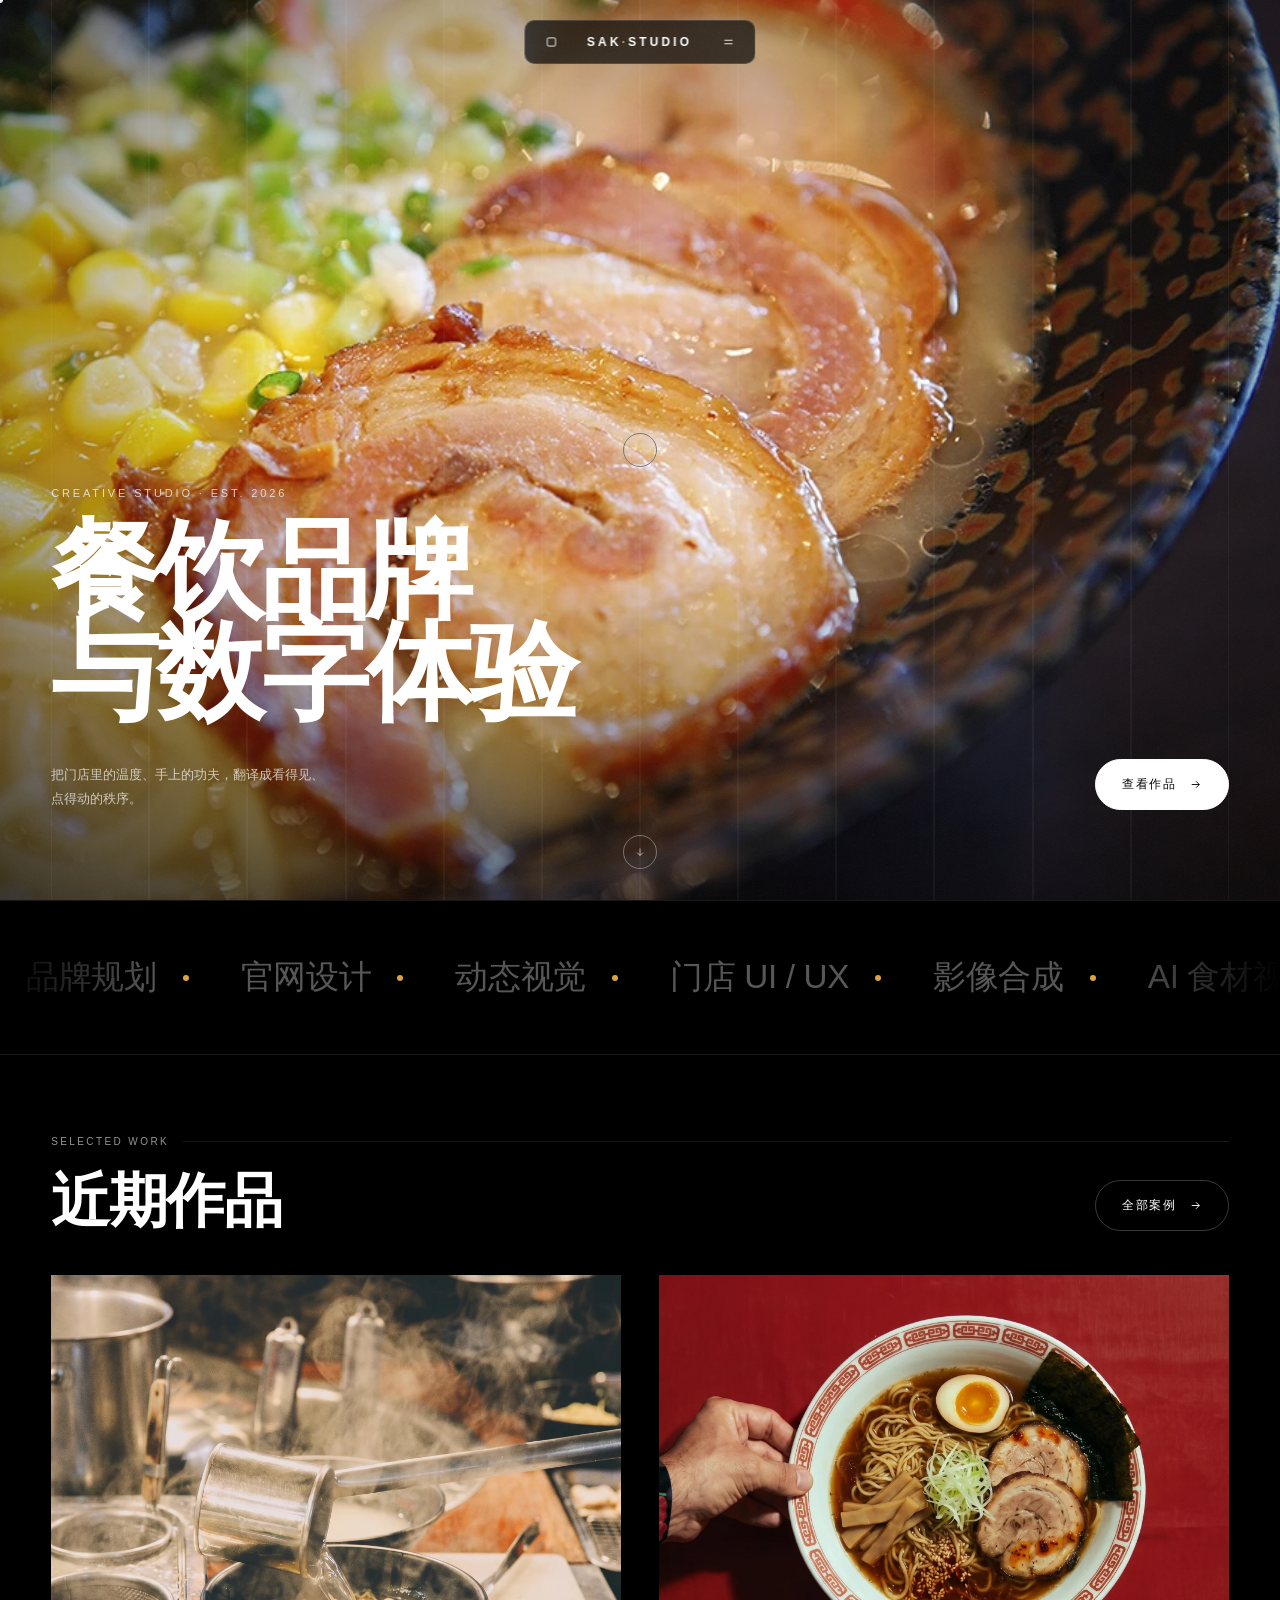
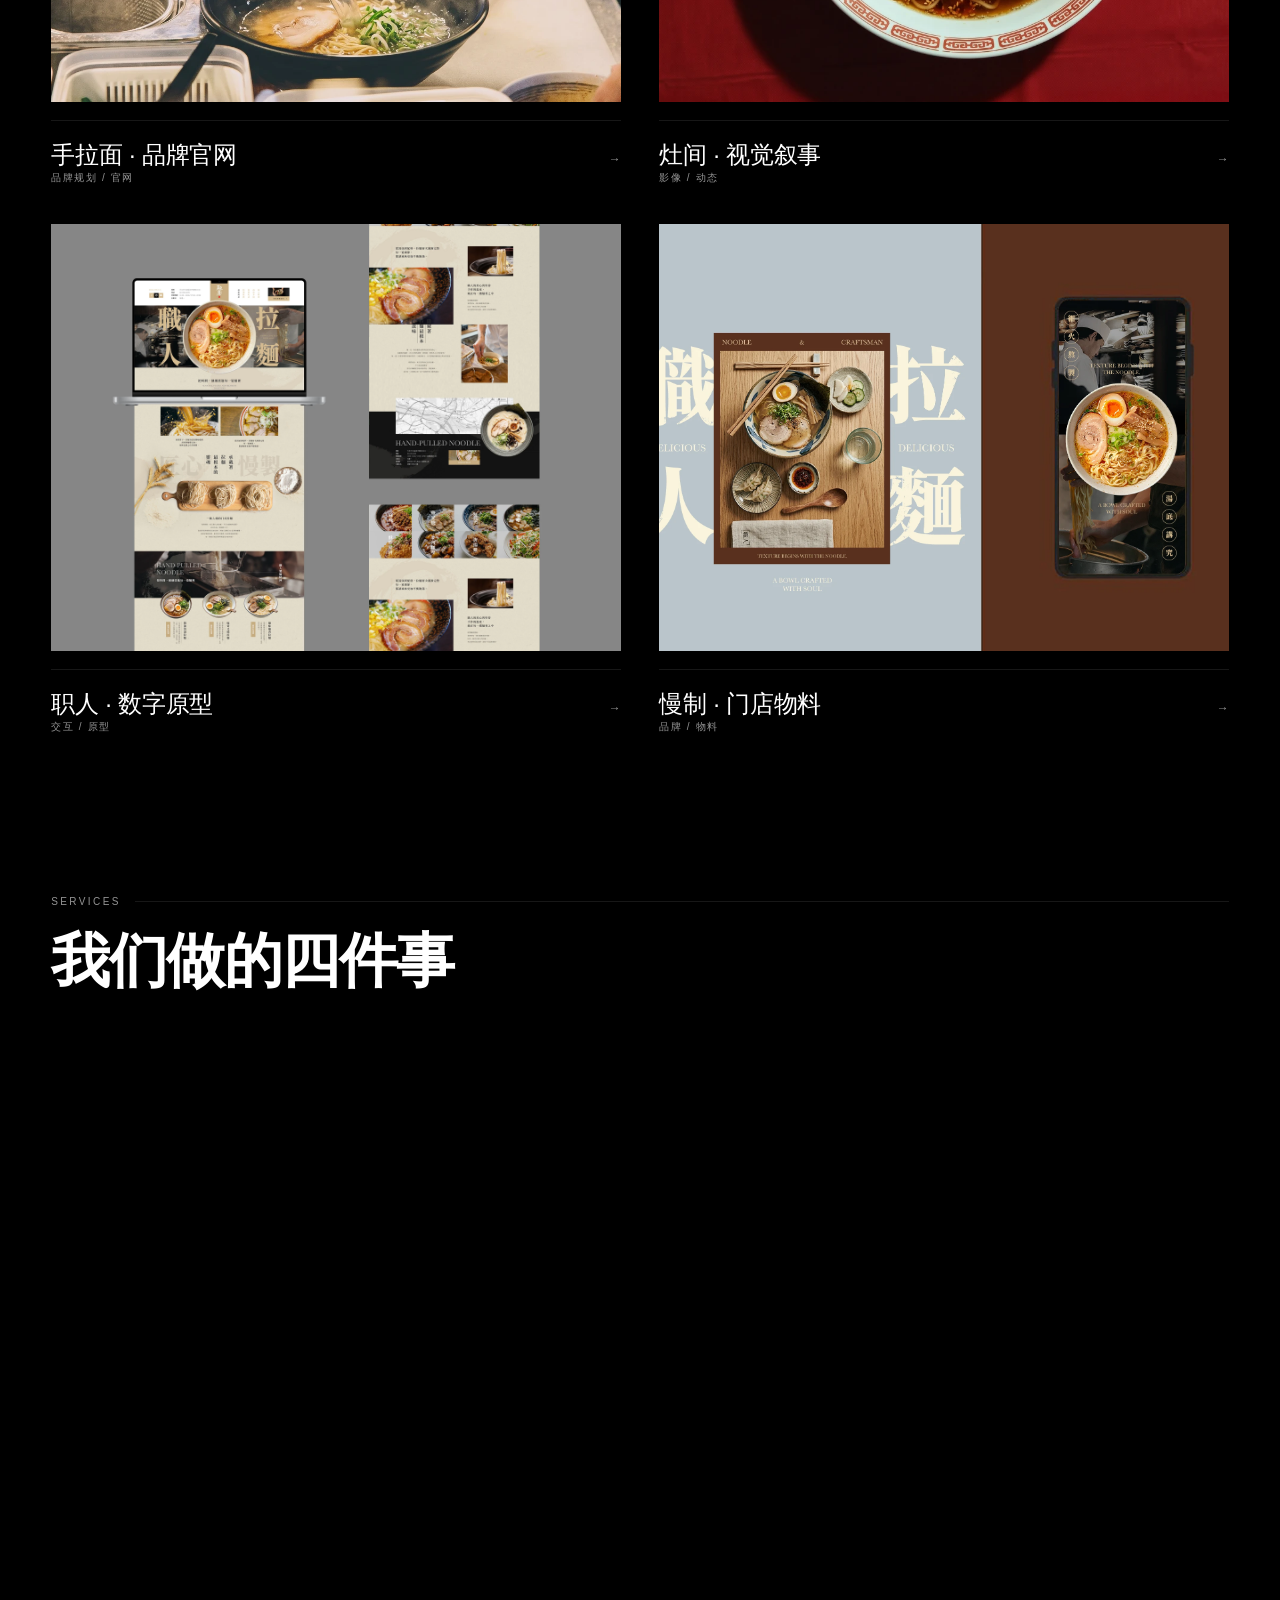
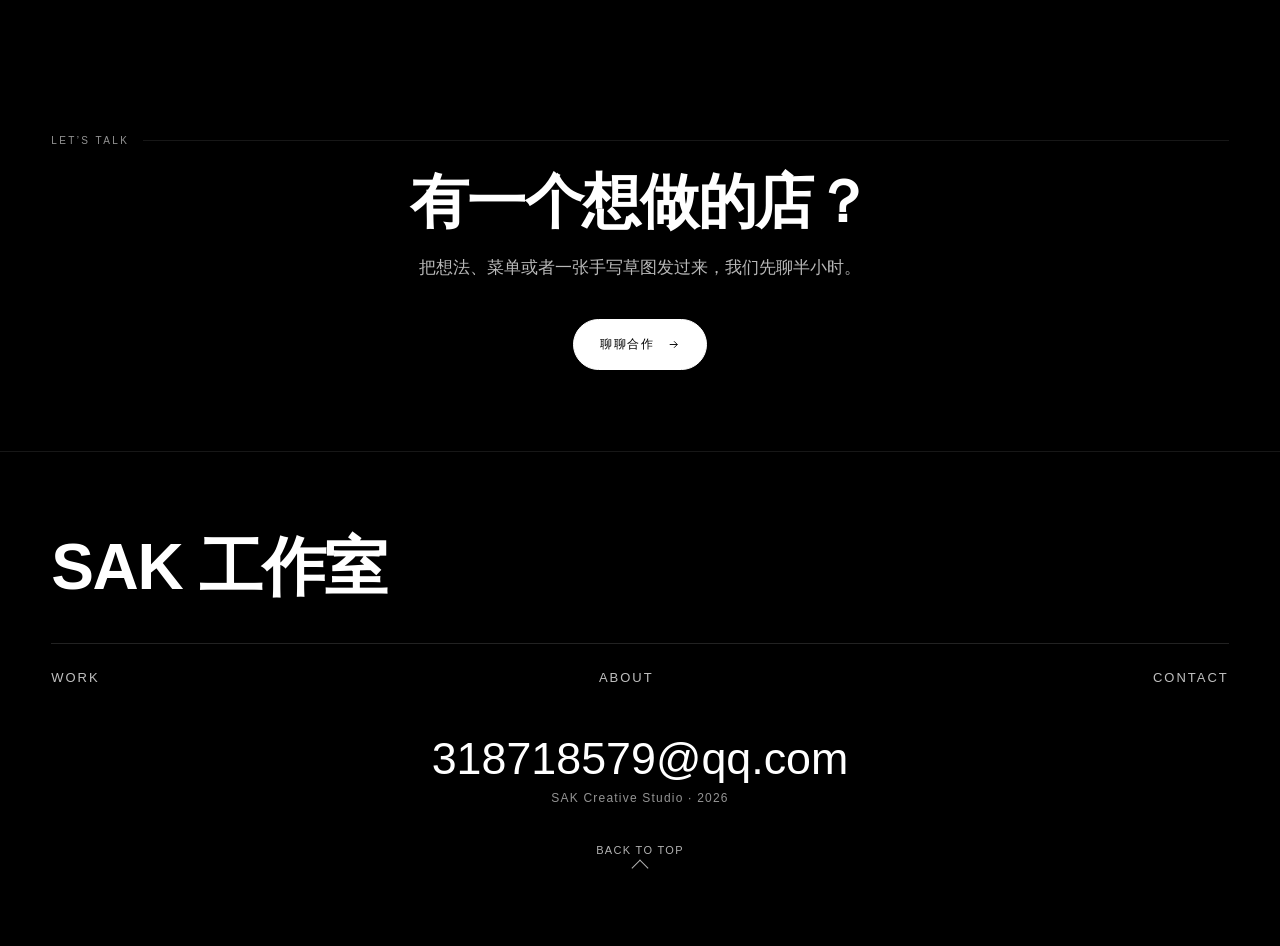
<file: sak-studio/index.html>
<!doctype html>
<html lang="zh-Hans">
<head>
<meta charset="utf-8">
<meta name="viewport" content="width=device-width, initial-scale=1">
<title>SAK 工作室 · 餐饮品牌与数字体验设计</title>
<meta name="description" content="SAK 工作室 — 餐饮品牌规划、官网设计与动态视觉。把门店的温度，做成可点击的秩序。">
<link rel="stylesheet" href="assets/site.css">
<noscript><style>.rv{opacity:1!important;transform:none!important}</style></noscript>
<script>
  document.documentElement.classList.add('js');
  setTimeout(function(){ if(!window.__sakBoot) document.documentElement.classList.remove('js'); }, 2500);
</script>
<meta name="author" content="SAK 工作室">
<meta name="theme-color" content="#000000">
<meta property="og:type" content="website">
<meta property="og:site_name" content="SAK 工作室">
<meta property="og:title" content="SAK 工作室 · 餐饮品牌与数字体验设计">
<meta property="og:description" content="SAK 工作室 — 餐饮品牌规划、官网设计与动态视觉。作品与案例。">
<meta property="og:url" content="https://sak7777.github.io/default-workspace/sak-studio/">
<meta property="og:image" content="https://sak7777.github.io/default-workspace/sak-studio/images/hero.webp">
<meta name="twitter:card" content="summary_large_image">
<meta name="contact" content="318718579@qq.com">
<link rel="icon" href="data:image/svg+xml,%3Csvg xmlns='http://www.w3.org/2000/svg' viewBox='0 0 32 32'%3E%3Crect width='32' height='32' fill='%23000'/%3E%3Ctext x='16' y='22' font-family='Arial' font-size='14' font-weight='700' fill='%23d9a441' text-anchor='middle'%3ES%3C/text%3E%3C/svg%3E">
<script type="application/ld+json">
{
  "@context": "https://schema.org",
  "@type": "ProfessionalService",
  "name": "SAK 工作室",
  "alternateName": "SAK Creative Studio",
  "description": "SAK 工作室 — 餐饮品牌规划、官网设计与动态视觉。作品与案例。",
  "email": "318718579@qq.com",
  "url": "https://sak7777.github.io/default-workspace/sak-studio/",
  "image": "https://sak7777.github.io/default-workspace/sak-studio/images/hero.webp",
  "address": {
    "@type": "PostalAddress",
    "addressLocality": "上海",
    "addressRegion": "上海市",
    "addressCountry": "CN"
  },
  "areaServed": { "@type": "Country", "name": "中国" },
  "knowsAbout": ["餐饮品牌规划", "官网设计", "动态视觉", "影像合成", "AI 食材视觉"]
}
</script>
</head>
<body>

<div class="bg--noise" aria-hidden="true"></div>
<div class="grid-overlay" aria-hidden="true">
  <div class="grid-column"></div><div class="grid-column"></div><div class="grid-column"></div>
  <div class="grid-column"></div><div class="grid-column"></div><div class="grid-column"></div>
  <div class="grid-column"></div><div class="grid-column"></div><div class="grid-column"></div>
  <div class="grid-column"></div><div class="grid-column"></div><div class="grid-column"></div>
</div>
<div id="cursor-dot" aria-hidden="true"></div>
<div id="cursor-ring" aria-hidden="true"></div>

<nav class="nav" aria-label="主导航">
  <a href="index.html" aria-label="首页"><svg viewBox="0 0 24 24"><rect x="5" y="5" width="14" height="14" rx="2"/></svg></a>
  <a class="ns-logo" href="index.html">SAK<em>·</em>STUDIO</a>
  <button id="menuBtn" aria-label="菜单" aria-expanded="false"><svg viewBox="0 0 24 24"><path d="M5 9h14M5 15h14"/></svg></button>
</nav>

<div class="ns-dropdown" id="menu">
  <div class="ns-dropdown__inner">
    <div class="ns-menu-topline"><span>SAK Creative Studio</span><span>318718579@qq.com</span></div>
    <a class="ns-showcase-row" href="index.html"><span class="ns-showcase-row__index">01</span><span class="ns-showcase-row__title">首页</span><span class="ns-showcase-row__meta">Home</span></a>
    <a class="ns-showcase-row" href="work.html"><span class="ns-showcase-row__index">02</span><span class="ns-showcase-row__title">作品案例</span><span class="ns-showcase-row__meta">Work</span></a>
    <a class="ns-showcase-row" href="case-nod.html"><span class="ns-showcase-row__index">03</span><span class="ns-showcase-row__title">手拉面 · 案例</span><span class="ns-showcase-row__meta">Case Study</span></a>
    <a class="ns-showcase-row" href="about.html"><span class="ns-showcase-row__index">04</span><span class="ns-showcase-row__title">关于 SAK</span><span class="ns-showcase-row__meta">About</span></a>
    <a class="ns-showcase-row" href="contact.html"><span class="ns-showcase-row__index">05</span><span class="ns-showcase-row__title">联系我们</span><span class="ns-showcase-row__meta">Contact</span></a>
  </div>
</div>

<main>

<!-- HERO -->
<section class="hero hero--home">
  <div class="hero-bg">
    <img src="images/hero.webp" alt="手拉面品牌主视觉">
  </div>

  <div class="hero-home-inner">
    <div class="kicker" data-decrypt>CREATIVE STUDIO · EST. 2026</div>
    <h1 class="hero-home-title" data-split>餐饮品牌<br>与数字体验</h1>
    <div class="hero-home-bottom">
      <p>把门店里的温度、手上的功夫，翻译成看得见、点得动的秩序。</p>
      <a class="btn btn--solid" href="work.html" data-magnet="0.28">
        查看作品
        <svg viewBox="0 0 24 24"><path d="M5 12h14M13 6l6 6-6 6"/></svg>
      </a>
    </div>
  </div>

  <div class="hero-bottombar">
    <a class="ph-arrow" href="#featured" aria-label="向下">
      <svg width="12" height="12" viewBox="0 0 24 24" fill="none" stroke="currentColor" stroke-width="1.6"><path d="M12 5v14M6 13l6 6 6-6"/></svg>
    </a>
  </div>
</section>

<!-- 能力跑马灯 -->
<div class="loop" aria-label="服务能力">
  <div class="loop__track" data-loop>
    <span class="loop__item">品牌规划 <i></i></span>
    <span class="loop__item">官网设计 <i></i></span>
    <span class="loop__item">动态视觉 <i></i></span>
    <span class="loop__item">门店 UI / UX <i></i></span>
    <span class="loop__item">影像合成 <i></i></span>
    <span class="loop__item">AI 食材视觉 <i></i></span>
    <span class="loop__item">品牌规划 <i></i></span>
    <span class="loop__item">官网设计 <i></i></span>
  </div>
</div>

<!-- 精选作品 -->
<section class="section wrap" id="featured">
  <div class="eyebrow rv">Selected Work</div>
  <div style="display:flex;align-items:flex-end;justify-content:space-between;gap:24px;flex-wrap:wrap;margin:24px 0 44px">
    <h2 class="h2 rv">近期作品</h2>
    <a class="btn rv" href="work.html" data-magnet="0.22">全部案例 <svg viewBox="0 0 24 24"><path d="M5 12h14M13 6l6 6-6 6"/></svg></a>
  </div>

  <div class="works">
    <a class="work rv" href="case-nod.html">
      <div class="work__media"><img src="images/03.webp" alt="手拉面品牌官网"></div>
      <div class="work__meta">
        <div><div class="work__title">手拉面 · 品牌官网</div><div class="work__tag">品牌规划 / 官网</div></div>
        <span class="work__arrow">→</span>
      </div>
    </a>
    <a class="work rv" href="case-nod.html">
      <div class="work__media"><img src="images/02.webp" alt="产品摄影"></div>
      <div class="work__meta">
        <div><div class="work__title">灶间 · 视觉叙事</div><div class="work__tag">影像 / 动态</div></div>
        <span class="work__arrow">→</span>
      </div>
    </a>
    <a class="work rv" href="case-nod.html">
      <div class="work__media"><img src="images/all.webp" alt="整幅视觉"></div>
      <div class="work__meta">
        <div><div class="work__title">职人 · 数字原型</div><div class="work__tag">交互 / 原型</div></div>
        <span class="work__arrow">→</span>
      </div>
    </a>
    <a class="work rv" href="case-nod.html">
      <div class="work__media"><img src="images/05.webp" alt="物料设计"></div>
      <div class="work__meta">
        <div><div class="work__title">慢制 · 门店物料</div><div class="work__tag">品牌 / 物料</div></div>
        <span class="work__arrow">→</span>
      </div>
    </a>
  </div>
</section>

<!-- 服务 -->
<section class="section wrap">
  <div class="eyebrow rv">Services</div>
  <h2 class="h2 rv" style="margin:24px 0 40px">我们做的四件事</h2>
  <div class="svc rv">
    <div class="svc__item"><span class="svc__no">01</span><div class="svc__name">品牌规划</div><p class="svc__desc">从命名、定位到视觉系统，给门店一个说得清的样子。</p></div>
    <div class="svc__item"><span class="svc__no">02</span><div class="svc__name">官网设计</div><p class="svc__desc">响应式落地页与品牌官网，兼顾观感与真实转化。</p></div>
    <div class="svc__item"><span class="svc__no">03</span><div class="svc__name">动态视觉</div><p class="svc__desc">短视频、动效与微交互，把「香」做成能看见的东西。</p></div>
    <div class="svc__item"><span class="svc__no">04</span><div class="svc__name">影像合成</div><p class="svc__desc">产品摄影与场景合成，一锅汤也能拍出质感。</p></div>
  </div>
</section>

<!-- 数据 -->
<section class="section wrap">
  <div class="eyebrow rv">By the numbers</div>
  <div class="stats rv" style="margin-top:32px">
    <div class="stat"><b data-count="12" data-suffix="+">0</b><span>已交付项目</span></div>
    <div class="stat"><b data-count="6" data-suffix="">0</b><span>合作餐饮品牌</span></div>
    <div class="stat"><b data-count="98" data-suffix="%">0</b><span>回头合作率</span></div>
  </div>
</section>

<!-- CTA -->
<section class="section wrap" style="text-align:center">
  <div class="eyebrow rv" style="justify-content:center">Let’s talk</div>
  <h2 class="h2 rv" style="margin:26px 0 20px">有一个想做的店？</h2>
  <p class="lead rv" style="margin:0 auto 36px">把想法、菜单或者一张手写草图发过来，我们先聊半小时。</p>
  <a class="btn btn--solid rv" href="contact.html" data-magnet="0.3">聊聊合作 <svg viewBox="0 0 24 24"><path d="M5 12h14M13 6l6 6-6 6"/></svg></a>
</section>

</main>

<footer class="site-footer">
  <div class="footer-brand-title">SAK 工作室</div>
  <div class="footer-info-bar">
    <a href="work.html">Work</a>
    <a href="about.html">About</a>
    <a href="contact.html">Contact</a>
  </div>
  <div class="footer-main-content">
    <div class="footer-contact-info">
      <a href="mailto:318718579@qq.com">318718579@qq.com</a>
      <span>SAK Creative Studio · <span data-year>2026</span></span>
    </div>
    <div class="footer-nav-links">
      <a class="footer-top-link" href="#"><span>Back to top</span><span class="footer-top-arrow"></span></a>
    </div>
  </div>
</footer>

<script src="assets/site.js"></script>
</body>
</html>
</file>
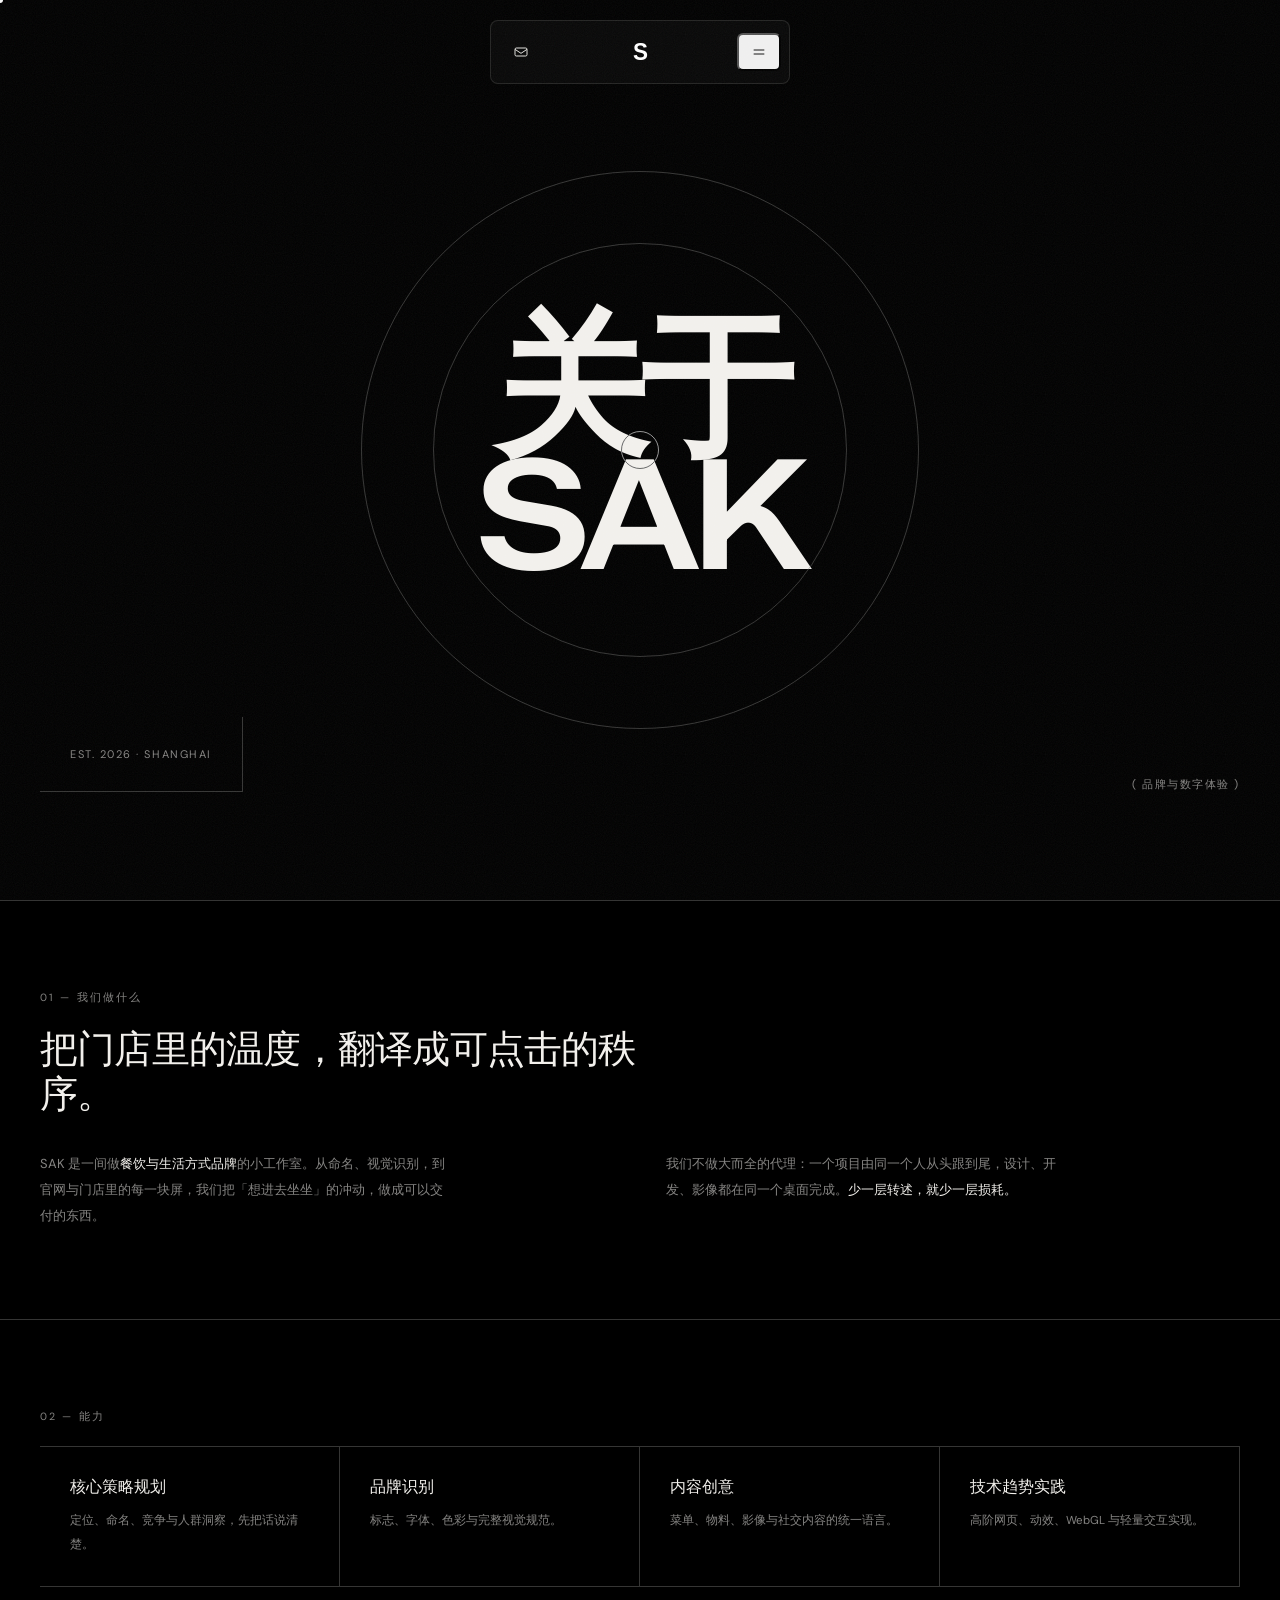
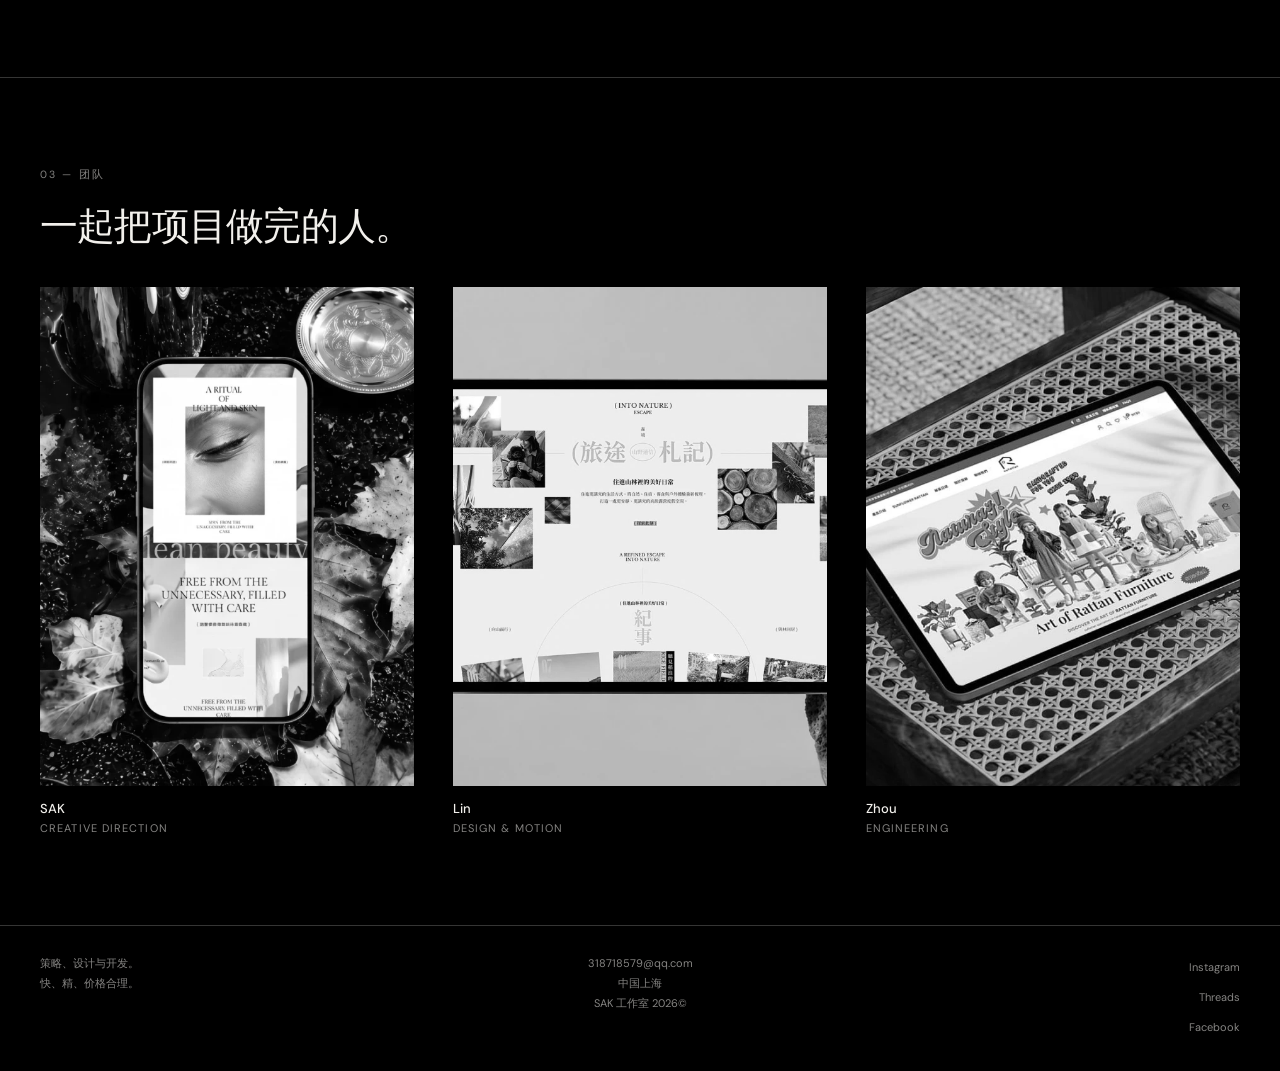
<file: ref-site/about.html>
<!doctype html>
<html lang="zh-Hans">
<head>
<meta charset="utf-8">
<meta name="viewport" content="width=device-width, initial-scale=1">
<title>关于 ｜ SAK 工作室</title>
<meta name="description" content="SAK 工作室 —— 中国上海，做餐饮与生活品牌的数字体验。">
<link rel="preconnect" href="https://fonts.googleapis.com">
<link href="https://fonts.googleapis.com/css2?family=DM+Sans:ital,opsz,wght@0,9..40,100..1000&family=Zalando+Sans+SemiExpanded:ital,wght@0,200..900&display=swap" rel="stylesheet">
<style>
:root{--bg:#000;--ink:#f2f0ec;--dim:rgba(242,240,236,.55);--line:rgba(242,240,236,.22);--accent:#d9a441;
  --sans:'DM Sans','PingFang SC','Microsoft YaHei',sans-serif;--disp:'Zalando Sans SemiExpanded','DM Sans',Helvetica,Arial,sans-serif;--pad:2.5rem}
*{box-sizing:border-box;margin:0;padding:0}
body{background:var(--bg);color:var(--ink);font-family:var(--sans);overflow-x:hidden;cursor:none;-webkit-font-smoothing:antialiased}
@media(pointer:coarse){body{cursor:auto}#cursor-dot,#cursor-ring{display:none}}
a{color:inherit;text-decoration:none}img{display:block;width:100%;height:100%;object-fit:cover}
.bg-noise{position:fixed;inset:0;z-index:9998;opacity:.055;pointer-events:none;mix-blend-mode:screen;background-image:url("data:image/svg+xml,%3Csvg xmlns='http://www.w3.org/2000/svg' width='180' height='180'%3E%3Cfilter id='n'%3E%3CfeTurbulence type='fractalNoise' baseFrequency='.9' numOctaves='3'/%3E%3C/filter%3E%3Crect width='100%25' height='100%25' filter='url(%23n)'/%3E%3C/svg%3E")}
#cursor-dot,#cursor-ring{position:fixed;left:0;top:0;z-index:9999;border-radius:50%;pointer-events:none;mix-blend-mode:difference}
#cursor-dot{width:6px;height:6px;background:#fff;transform:translate(-50%,-50%)}
#cursor-ring{width:38px;height:38px;border:1px solid rgba(255,255,255,.6);transform:translate(-50%,-50%);transition:width .25s,height .25s}
#cursor-ring.grow{width:64px;height:64px;border-color:#fff}
.nav{position:fixed;top:20px;left:50%;transform:translateX(-50%);z-index:100;display:flex;align-items:center;height:64px;padding:0 8px;min-width:300px;background:rgba(10,10,10,.72);border:1px solid rgba(242,240,236,.12);border-radius:8px;backdrop-filter:blur(14px)}
.nav .n-ico,.nav .n-menu{width:44px;height:38px;display:grid;place-items:center;border-radius:6px;transition:background .24s,color .24s}
.nav .n-ico:hover,.nav .n-menu:hover{background:rgba(242,240,236,.1);color:var(--accent)}
.nav .n-logo{flex:1;display:grid;place-items:center}
.nav .n-logo img{height:24px;width:auto}
.nav svg{width:16px;height:16px;stroke:currentColor;fill:none;stroke-width:1.4}

/* 滚动黏附视口 */
.scene{position:relative}
.sticky{position:sticky;top:0;height:100vh;display:grid;place-items:center;overflow:hidden}
.sticky .stage{position:relative;width:100%;height:100%;display:grid;place-items:center}
.sticky h1{font-family:var(--disp);font-weight:600;font-size:clamp(44px,12vw,168px);line-height:.84;
  letter-spacing:-.05em;text-transform:uppercase;text-align:center;mix-blend-mode:difference;z-index:3}
.sticky .ring{position:absolute;width:min(46vh,46vw);aspect-ratio:1;border:1px solid var(--line);border-radius:50%;z-index:1}
.sticky .ring:nth-child(2){width:min(62vh,62vw)}
.sticky .cap{position:absolute;bottom:12vh;left:var(--pad);font-size:11px;letter-spacing:.14em;color:var(--dim);text-transform:uppercase}
.sticky .cap-r{position:absolute;bottom:12vh;right:var(--pad);font-size:11px;letter-spacing:.14em;color:var(--dim)}

/* 段落 */
.block{padding:clamp(4rem,10vh,9rem) var(--pad);border-top:1px solid var(--line)}
.block .k{font-size:10.5px;letter-spacing:.2em;text-transform:uppercase;color:var(--dim);margin-bottom:1.4rem}
.block h2{font-family:var(--disp);font-weight:500;font-size:clamp(22px,3vw,40px);line-height:1.15;letter-spacing:-.02em;max-width:22ch}
.cols{display:grid;grid-template-columns:1fr 1fr;gap:clamp(24px,4vw,64px);margin-top:2.2rem}
.cols p{font-size:13px;line-height:2;color:var(--dim);max-width:46ch}
.cols p strong{color:var(--ink);font-weight:500}

/* 能力 */
.caps{display:grid;grid-template-columns:repeat(4,1fr);border-top:1px solid var(--line)}
.cap{padding:clamp(18px,2.4vw,30px);border-right:1px solid var(--line);border-bottom:1px solid var(--line);transition:background .3s}
.cap:hover{background:#111}
.cap b{display:block;font-family:var(--disp);font-size:16px;font-weight:500;margin-bottom:10px}
.cap span{font-size:11.5px;line-height:1.8;color:var(--dim)}

/* 团队名单 */
.roster{display:grid;grid-template-columns:repeat(3,1fr);gap:clamp(20px,3vw,40px)}
.member .ph{aspect-ratio:3/4;background:#141414;overflow:hidden;margin-bottom:14px}
.member img{filter:grayscale(1);transition:filter .5s,transform .8s}
.member:hover img{filter:none;transform:scale(1.03)}
.member h3{font-size:13px;font-weight:500;margin-bottom:4px}
.member p{font-size:11px;letter-spacing:.1em;color:var(--dim);text-transform:uppercase}

.site-footer{display:grid;grid-template-columns:1fr 1fr 1fr;gap:24px;padding:clamp(1.4rem,3vh,2rem) var(--pad) 1.8rem;border-top:1px solid var(--line);font-size:11px;line-height:1.85;color:var(--dim)}
.site-footer .f-mid{text-align:center}
.site-footer .f-right{display:flex;flex-direction:column;align-items:flex-end;gap:2px}
.site-footer a:hover{color:var(--accent)}
.site-footer .f-right a{padding:4px 0;min-height:24px}
.fade-up{opacity:0;transform:translateY(26px);transition:opacity .9s cubic-bezier(.16,1,.3,1),transform .9s cubic-bezier(.16,1,.3,1)}
.fade-up.in{opacity:1;transform:none}
@media(max-width:900px){
  :root{--pad:1.25rem}
  .cols,.caps,.roster{grid-template-columns:1fr}
  .caps{grid-template-columns:1fr 1fr}
  .site-footer{grid-template-columns:1fr}
  .site-footer .f-right{align-items:flex-start}
}
@media (prefers-reduced-motion:reduce){*{animation:none!important;transition:none!important}.fade-up{opacity:1;transform:none}}

/* ===== 页面切换幕帘（复刻原站 page-transition-curtain）===== */
.curtain{position:fixed;inset:0;z-index:9997;background:#000;pointer-events:none;
  transform:translateY(-101%);transition:transform .55s cubic-bezier(.65,0,.35,1);will-change:transform}
.curtain.in{transform:translateY(0);pointer-events:auto}
body.arriving .curtain{transform:translateY(0);transition:none}
body.arriving .curtain.out{transform:translateY(-101%);transition:transform .55s cubic-bezier(.65,0,.35,1)}
.curtain-mark{position:absolute;left:50%;top:50%;transform:translate(-50%,-50%);
  font-family:'Zalando Sans SemiExpanded',sans-serif;font-size:13px;letter-spacing:.3em;
  color:rgba(242,240,236,.45);opacity:0;transition:opacity .3s}
.curtain.in .curtain-mark,body.arriving .curtain .curtain-mark{opacity:1}

</style>
</head>
<body>
<div class="curtain" id="curtain" aria-hidden="true"><span class="curtain-mark">SAK · STUDIO</span></div>

<div class="bg-noise" aria-hidden="true"></div>
<div id="cursor-dot" aria-hidden="true"></div><div id="cursor-ring" aria-hidden="true"></div>

<nav class="nav">
  <a class="n-ico" href="mailto:318718579@qq.com" aria-label="邮件"><svg viewBox="0 0 24 24"><rect x="3" y="6" width="18" height="12" rx="2"/><path d="M3 8l9 6 9-6"/></svg></a>
  <a class="n-logo" href="index.html" aria-label="SAK 工作室"><img src="assets/img/logo-s.svg" alt="SAK"></a>
  <button class="n-menu" aria-label="菜单"><svg viewBox="0 0 24 24"><path d="M4 9h16M4 15h16"/></svg></button>
</nav>

<section class="scene">
  <div class="sticky">
    <div class="stage">
      <span class="ring"></span><span class="ring"></span>
      <h1>关于<br>SAK</h1>
      <span class="cap">EST. 2026 · SHANGHAI</span>
      <span class="cap-r">( 品牌与数字体验 )</span>
    </div>
  </div>
</section>

<section class="block">
  <div class="k">01 — 我们做什么</div>
  <h2>把门店里的温度，翻译成可点击的秩序。</h2>
  <div class="cols">
    <p>SAK 是一间做<strong>餐饮与生活方式品牌</strong>的小工作室。从命名、视觉识别，到官网与门店里的每一块屏，我们把「想进去坐坐」的冲动，做成可以交付的东西。</p>
    <p>我们不做大而全的代理：一个项目由同一个人从头跟到尾，设计、开发、影像都在同一个桌面完成。<strong>少一层转述，就少一层损耗。</strong></p>
  </div>
</section>

<section class="block">
  <div class="k">02 — 能力</div>
  <div class="caps">
    <div class="cap"><b>核心策略规划</b><span>定位、命名、竞争与人群洞察，先把话说清楚。</span></div>
    <div class="cap"><b>品牌识别</b><span>标志、字体、色彩与完整视觉规范。</span></div>
    <div class="cap"><b>内容创意</b><span>菜单、物料、影像与社交内容的统一语言。</span></div>
    <div class="cap"><b>技术趋势实践</b><span>高阶网页、动效、WebGL 与轻量交互实现。</span></div>
  </div>
</section>

<section class="block">
  <div class="k">03 — 团队</div>
  <h2>一起把项目做完的人。</h2>
  <div class="roster" style="margin-top:2.4rem">
    <div class="member fade-up"><div class="ph"><img src="assets/img/work/w01.webp" alt=""></div><h3>SAK</h3><p>Creative Direction</p></div>
    <div class="member fade-up"><div class="ph"><img src="assets/img/work/w04.webp" alt=""></div><h3>Lin</h3><p>Design &amp; Motion</p></div>
    <div class="member fade-up"><div class="ph"><img src="assets/img/work/w06.webp" alt=""></div><h3>Zhou</h3><p>Engineering</p></div>
  </div>
</section>

<footer class="site-footer">
  <div class="f-left">策略、设计与开发。<br>快、精、价格合理。</div>
  <div class="f-mid"><a href="mailto:318718579@qq.com">318718579@qq.com</a><br>中国上海<br>SAK 工作室 <span id="year">2026</span>©</div>
  <div class="f-right"><a href="#">Instagram</a><a href="#">Threads</a><a href="#">Facebook</a></div>
</footer>

<script src="https://cdnjs.cloudflare.com/ajax/libs/gsap/3.12.2/gsap.min.js"></script>
<script>
window.addEventListener('load', function () {
  var els = document.querySelectorAll('.fade-up');
  if (window.gsap && !matchMedia('(prefers-reduced-motion: reduce)').matches) {
    gsap.to(els, { opacity: 1, y: 0, duration: .9, ease: 'power3.out', stagger: .06 });
  } else { els.forEach(function (n) { n.classList.add('in'); }); }
});
(function () {
  var dot = document.getElementById('cursor-dot'), ring = document.getElementById('cursor-ring');
  if (!dot || matchMedia('(pointer:coarse)').matches) return;
  var x = innerWidth / 2, y = innerHeight / 2, rx = x, ry = y;
  addEventListener('pointermove', function (e) { x = e.clientX; y = e.clientY; dot.style.transform = 'translate(' + (x - 3) + 'px,' + (y - 3) + 'px)'; });
  (function loop() { rx += (x - rx) * .16; ry += (y - ry) * .16; ring.style.transform = 'translate(' + (rx - 19) + 'px,' + (ry - 19) + 'px)'; requestAnimationFrame(loop); })();
})();
document.getElementById('year').textContent = new Date().getFullYear();
</script>
<script>
/* 页面切换幕帘：站内跳转才播，首屏不遮挡内容 */
(function () {
  var c = document.getElementById('curtain');
  if (!c) return;

  if (sessionStorage.getItem('sak-nav') === '1') {
    sessionStorage.removeItem('sak-nav');
    document.body.classList.add('arriving');
    requestAnimationFrame(function () {
      requestAnimationFrame(function () {
        c.classList.add('out');
        document.body.classList.remove('arriving');
        setTimeout(function () { c.classList.remove('out'); }, 600);
      });
    });
  }

  document.addEventListener('click', function (e) {
    var a = e.target.closest && e.target.closest('a[href$=".html"]');
    if (!a || e.metaKey || e.ctrlKey || e.shiftKey || a.target === '_blank') return;
    e.preventDefault();
    sessionStorage.setItem('sak-nav', '1');
    c.classList.add('in');
    setTimeout(function () { location.href = a.getAttribute('href'); }, 480);
  });
})();
</script>
</body>
</html>
</file>
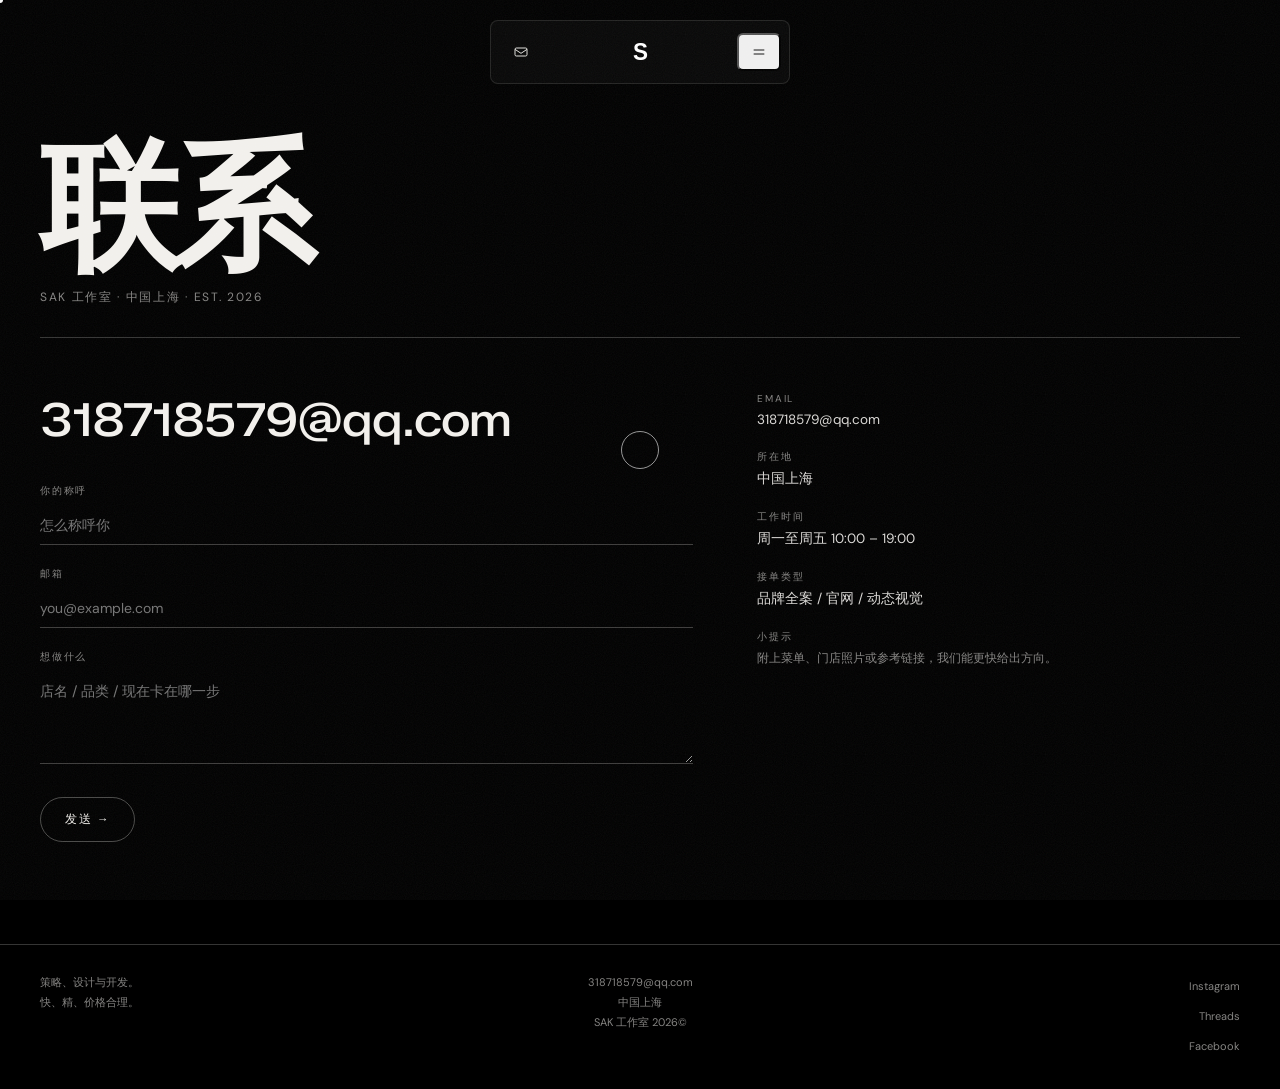
<file: ref-site/contact.html>
<!doctype html>
<html lang="zh-Hans">
<head>
<meta charset="utf-8">
<meta name="viewport" content="width=device-width, initial-scale=1">
<title>联系 ｜ SAK 工作室</title>
<meta name="description" content="联系 SAK 工作室：318718579@qq.com，中国上海。">
<link rel="preconnect" href="https://fonts.googleapis.com">
<link href="https://fonts.googleapis.com/css2?family=DM+Sans:ital,opsz,wght@0,9..40,100..1000&family=Zalando+Sans+SemiExpanded:ital,wght@0,200..900&display=swap" rel="stylesheet">
<style>
:root{--bg:#000;--ink:#f2f0ec;--dim:rgba(242,240,236,.55);--line:rgba(242,240,236,.22);--accent:#d9a441;
  --sans:'DM Sans','PingFang SC','Microsoft YaHei',sans-serif;--disp:'Zalando Sans SemiExpanded','DM Sans',Helvetica,Arial,sans-serif;--pad:2.5rem}
*{box-sizing:border-box;margin:0;padding:0}
body{background:var(--bg);color:var(--ink);font-family:var(--sans);overflow-x:hidden;cursor:none;-webkit-font-smoothing:antialiased}
@media(pointer:coarse){body{cursor:auto}#cursor-dot,#cursor-ring{display:none}}
a{color:inherit;text-decoration:none}img{display:block}
.bg-noise{position:fixed;inset:0;z-index:9998;opacity:.055;pointer-events:none;mix-blend-mode:screen;background-image:url("data:image/svg+xml,%3Csvg xmlns='http://www.w3.org/2000/svg' width='180' height='180'%3E%3Cfilter id='n'%3E%3CfeTurbulence type='fractalNoise' baseFrequency='.9' numOctaves='3'/%3E%3C/filter%3E%3Crect width='100%25' height='100%25' filter='url(%23n)'/%3E%3C/svg%3E")}
#cursor-dot,#cursor-ring{position:fixed;left:0;top:0;z-index:9999;border-radius:50%;pointer-events:none;mix-blend-mode:difference}
#cursor-dot{width:6px;height:6px;background:#fff;transform:translate(-50%,-50%)}
#cursor-ring{width:38px;height:38px;border:1px solid rgba(255,255,255,.6);transform:translate(-50%,-50%);transition:width .25s,height .25s}
#cursor-ring.grow{width:64px;height:64px;border-color:#fff}
.nav{position:fixed;top:20px;left:50%;transform:translateX(-50%);z-index:100;display:flex;align-items:center;height:64px;padding:0 8px;min-width:300px;background:rgba(10,10,10,.72);border:1px solid rgba(242,240,236,.12);border-radius:8px;backdrop-filter:blur(14px)}
.nav .n-ico,.nav .n-menu{width:44px;height:38px;display:grid;place-items:center;border-radius:6px;transition:background .24s,color .24s}
.nav .n-ico:hover,.nav .n-menu:hover{background:rgba(242,240,236,.1);color:var(--accent)}
.nav .n-logo{flex:1;display:grid;place-items:center}
.nav .n-logo img{height:24px;width:auto}
.nav svg{width:16px;height:16px;stroke:currentColor;fill:none;stroke-width:1.4}

.banner{position:relative;padding:calc(52px + 6rem) var(--pad) 0}
.banner h1{font-family:var(--disp);font-weight:600;font-size:clamp(44px,11vw,156px);line-height:.82;letter-spacing:-.05em;text-transform:uppercase}
.banner .sub{margin-top:1.6rem;font-size:12px;letter-spacing:.14em;color:var(--dim);text-transform:uppercase}
.banner .rule{margin-top:clamp(1.6rem,3.4vh,2.4rem);height:1px;background:var(--line)}

.wrap{display:grid;grid-template-columns:1.15fr .85fr;gap:clamp(30px,5vw,80px);padding:clamp(2.4rem,6vh,5rem) var(--pad)}
.mailto{display:block;font-family:var(--disp);font-size:clamp(22px,3.6vw,46px);font-weight:500;letter-spacing:-.02em;transition:color .3s}
.mailto:hover{color:var(--accent)}
form{margin-top:clamp(2rem,4vh,3rem)}
.field{position:relative;margin-bottom:22px}
label{display:block;font-size:10px;letter-spacing:.18em;text-transform:uppercase;color:var(--dim);margin-bottom:8px}
input,textarea{width:100%;background:transparent;border:none;border-bottom:1px solid rgba(242,240,236,.25);
  color:var(--ink);font:inherit;font-size:14px;padding:10px 0;outline:none;transition:border-color .24s,box-shadow .24s}
input:focus,textarea:focus{border-color:var(--accent);box-shadow:0 8px 22px -18px var(--accent)}
textarea{min-height:92px;resize:vertical}
input.invalid,textarea.invalid{border-color:#e05252}
.send{display:inline-flex;align-items:center;gap:10px;margin-top:6px;padding:14px 24px;border:1px solid rgba(242,240,236,.3);
  border-radius:999px;background:transparent;color:var(--ink);font-size:11.5px;letter-spacing:.14em;text-transform:uppercase;
  cursor:pointer;transition:background .24s,color .24s,transform .15s,box-shadow .3s}
.send:hover{background:var(--ink);color:#0a0a0a;box-shadow:0 14px 34px -22px rgba(217,164,65,.9)}
.send:active{transform:scale(.97)}
.ok{margin-top:18px;padding:14px 16px;border:1px solid rgba(217,164,65,.45);border-radius:10px;background:rgba(217,164,65,.08);
  font-size:12.5px;line-height:1.7;color:#f0e2c6;opacity:0;transform:translateY(8px);transition:opacity .3s,transform .3s}
.ok.show{opacity:1;transform:none}
.ok a{color:var(--accent);text-decoration:underline}

.info dt{font-size:10px;letter-spacing:.18em;text-transform:uppercase;color:var(--dim);margin-bottom:6px}
.info dd{font-size:13.5px;margin-bottom:22px;color:rgba(242,240,236,.9)}

.site-footer{display:grid;grid-template-columns:1fr 1fr 1fr;gap:24px;padding:clamp(1.4rem,3vh,2rem) var(--pad) 1.8rem;border-top:1px solid var(--line);font-size:11px;line-height:1.85;color:var(--dim)}
.site-footer .f-mid{text-align:center}
.site-footer .f-right{display:flex;flex-direction:column;align-items:flex-end;gap:2px}
.site-footer a:hover{color:var(--accent)}
.site-footer .f-right a{padding:4px 0;min-height:24px}
.fade-up{opacity:0;transform:translateY(26px);transition:opacity .9s cubic-bezier(.16,1,.3,1),transform .9s cubic-bezier(.16,1,.3,1)}
.fade-up.in{opacity:1;transform:none}
@media(max-width:900px){:root{--pad:1.25rem}.wrap{grid-template-columns:1fr}.site-footer{grid-template-columns:1fr}.site-footer .f-right{align-items:flex-start}}
@media (prefers-reduced-motion:reduce){*{animation:none!important;transition:none!important}.fade-up{opacity:1;transform:none}}

/* ===== 页面切换幕帘（复刻原站 page-transition-curtain）===== */
.curtain{position:fixed;inset:0;z-index:9997;background:#000;pointer-events:none;
  transform:translateY(-101%);transition:transform .55s cubic-bezier(.65,0,.35,1);will-change:transform}
.curtain.in{transform:translateY(0);pointer-events:auto}
body.arriving .curtain{transform:translateY(0);transition:none}
body.arriving .curtain.out{transform:translateY(-101%);transition:transform .55s cubic-bezier(.65,0,.35,1)}
.curtain-mark{position:absolute;left:50%;top:50%;transform:translate(-50%,-50%);
  font-family:'Zalando Sans SemiExpanded',sans-serif;font-size:13px;letter-spacing:.3em;
  color:rgba(242,240,236,.45);opacity:0;transition:opacity .3s}
.curtain.in .curtain-mark,body.arriving .curtain .curtain-mark{opacity:1}

</style>
</head>
<body>
<div class="curtain" id="curtain" aria-hidden="true"><span class="curtain-mark">SAK · STUDIO</span></div>

<div class="bg-noise" aria-hidden="true"></div>
<div id="cursor-dot" aria-hidden="true"></div><div id="cursor-ring" aria-hidden="true"></div>

<nav class="nav">
  <a class="n-ico" href="mailto:318718579@qq.com" aria-label="邮件"><svg viewBox="0 0 24 24"><rect x="3" y="6" width="18" height="12" rx="2"/><path d="M3 8l9 6 9-6"/></svg></a>
  <a class="n-logo" href="index.html" aria-label="SAK 工作室"><img src="assets/img/logo-s.svg" alt="SAK"></a>
  <button class="n-menu" aria-label="菜单"><svg viewBox="0 0 24 24"><path d="M4 9h16M4 15h16"/></svg></button>
</nav>

<section class="banner">
  <h1 class="fade-up">联系</h1>
  <div class="sub fade-up">SAK 工作室 · 中国上海 · EST. 2026</div>
  <div class="rule"></div>
</section>

<main class="wrap">
  <div>
    <a class="mailto fade-up" href="mailto:318718579@qq.com">318718579@qq.com</a>

    <form class="fade-up" data-contact novalidate>
      <div class="field"><label for="n">你的称呼</label><input id="n" name="name" type="text" placeholder="怎么称呼你" required></div>
      <div class="field"><label for="e">邮箱</label><input id="e" name="email" type="email" placeholder="you@example.com" required></div>
      <div class="field"><label for="m">想做什么</label><textarea id="m" name="message" placeholder="店名 / 品类 / 现在卡在哪一步"></textarea></div>
      <button class="send" type="submit">发送 →</button>
      <div class="ok" aria-live="polite"></div>
    </form>
  </div>

  <aside class="info fade-up">
    <dt>Email</dt><dd>318718579@qq.com</dd>
    <dt>所在地</dt><dd>中国上海</dd>
    <dt>工作时间</dt><dd>周一至周五 10:00 – 19:00</dd>
    <dt>接单类型</dt><dd>品牌全案 / 官网 / 动态视觉</dd>
    <dt>小提示</dt><dd style="color:var(--dim);font-size:12px">附上菜单、门店照片或参考链接，我们能更快给出方向。</dd>
  </aside>
</main>

<footer class="site-footer">
  <div class="f-left">策略、设计与开发。<br>快、精、价格合理。</div>
  <div class="f-mid"><a href="mailto:318718579@qq.com">318718579@qq.com</a><br>中国上海<br>SAK 工作室 <span id="year">2026</span>©</div>
  <div class="f-right"><a href="#">Instagram</a><a href="#">Threads</a><a href="#">Facebook</a></div>
</footer>

<script src="https://cdnjs.cloudflare.com/ajax/libs/gsap/3.12.2/gsap.min.js"></script>
<script>
window.addEventListener('load', function () {
  var els = document.querySelectorAll('.fade-up');
  if (window.gsap && !matchMedia('(prefers-reduced-motion: reduce)').matches) {
    gsap.to(els, { opacity: 1, y: 0, duration: .9, ease: 'power3.out', stagger: .06 });
  } else { els.forEach(function (n) { n.classList.add('in'); }); }
});

/* 表单：校验 + 邮件兜底 */
(function () {
  var f = document.querySelector('form[data-contact]');
  if (!f) return;
  var ok = f.querySelector('.ok');
  f.addEventListener('submit', function (e) {
    e.preventDefault();
    var bad = null;
    f.querySelectorAll('input,textarea').forEach(function (el) {
      var inv = el.required && !el.value.trim();
      if (el.type === 'email' && el.value && !/^[^\s@]+@[^\s@]+\.[^\s@]+$/.test(el.value)) inv = true;
      el.classList.toggle('invalid', !!inv);
      if (inv && !bad) bad = el;
    });
    if (bad) { bad.focus(); return; }
    var n = f.querySelector('[name=name]').value, m = f.querySelector('[name=email]').value, t = f.querySelector('[name=message]').value;
    var link = 'mailto:318718579@qq.com?subject=' + encodeURIComponent('SAK 工作室 · 合作咨询（' + n + '）')
      + '&body=' + encodeURIComponent('称呼：' + n + '\n邮箱：' + m + '\n\n想做什么：\n' + t);
    ok.innerHTML = '已收到，会尽快回信。也可以直接发到 <a href="' + link + '">318718579@qq.com</a>';
    ok.classList.add('show');
    f.reset();
  });
})();

(function () {
  var dot = document.getElementById('cursor-dot'), ring = document.getElementById('cursor-ring');
  if (!dot || matchMedia('(pointer:coarse)').matches) return;
  var x = innerWidth / 2, y = innerHeight / 2, rx = x, ry = y;
  addEventListener('pointermove', function (e) { x = e.clientX; y = e.clientY; dot.style.transform = 'translate(' + (x - 3) + 'px,' + (y - 3) + 'px)'; });
  (function loop() { rx += (x - rx) * .16; ry += (y - ry) * .16; ring.style.transform = 'translate(' + (rx - 19) + 'px,' + (ry - 19) + 'px)'; requestAnimationFrame(loop); })();
})();
document.getElementById('year').textContent = new Date().getFullYear();
</script>
<script>
/* 页面切换幕帘：站内跳转才播，首屏不遮挡内容 */
(function () {
  var c = document.getElementById('curtain');
  if (!c) return;

  if (sessionStorage.getItem('sak-nav') === '1') {
    sessionStorage.removeItem('sak-nav');
    document.body.classList.add('arriving');
    requestAnimationFrame(function () {
      requestAnimationFrame(function () {
        c.classList.add('out');
        document.body.classList.remove('arriving');
        setTimeout(function () { c.classList.remove('out'); }, 600);
      });
    });
  }

  document.addEventListener('click', function (e) {
    var a = e.target.closest && e.target.closest('a[href$=".html"]');
    if (!a || e.metaKey || e.ctrlKey || e.shiftKey || a.target === '_blank') return;
    e.preventDefault();
    sessionStorage.setItem('sak-nav', '1');
    c.classList.add('in');
    setTimeout(function () { location.href = a.getAttribute('href'); }, 480);
  });
})();
</script>
</body>
</html>
</file>
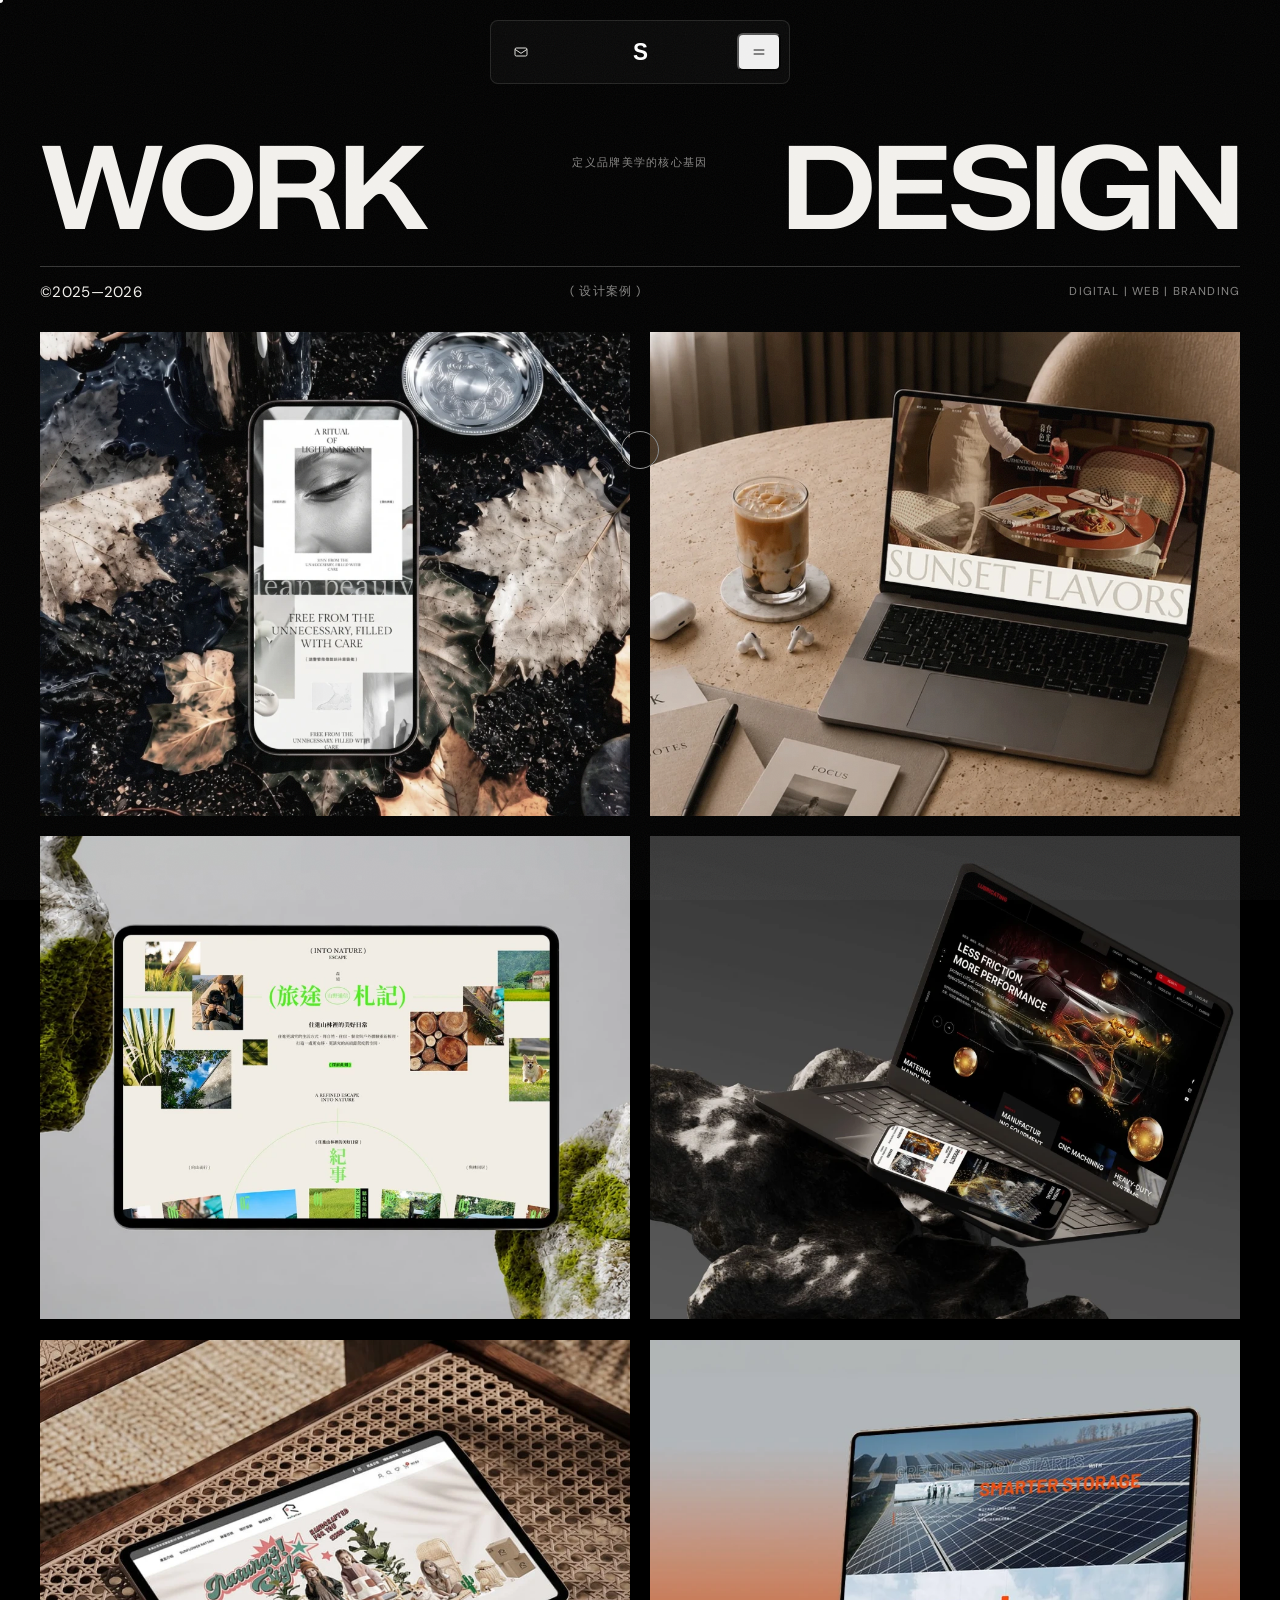
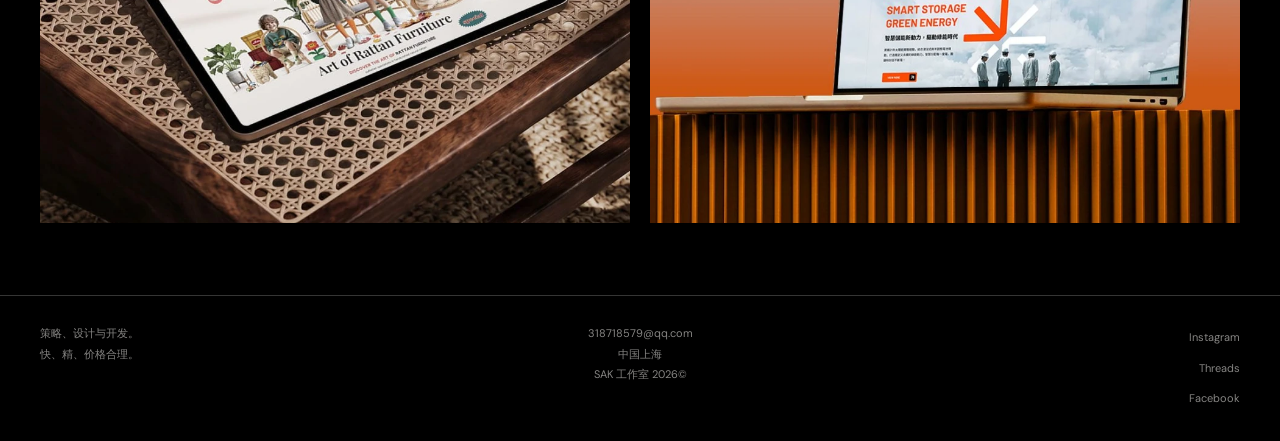
<file: ref-site/work.html>
<!doctype html>
<html lang="zh-Hans">
<head>
<meta charset="utf-8">
<meta name="viewport" content="width=device-width, initial-scale=1">
<title>作品 ｜ SAK 工作室</title>
<meta name="description" content="SAK 工作室作品集 —— 数字、网页与品牌。">
<link rel="preconnect" href="https://fonts.googleapis.com">
<link rel="preconnect" href="https://fonts.gstatic.com" crossorigin>
<link href="https://fonts.googleapis.com/css2?family=DM+Sans:ital,opsz,wght@0,9..40,100..1000;1,9..40,100..1000&family=Zalando+Sans+SemiExpanded:ital,wght@0,200..900&display=swap" rel="stylesheet">
<style>
:root{
  --bg:#000; --ink:#f2f0ec; --dim:rgba(242,240,236,.55); --line:rgba(242,240,236,.22); --accent:#d9a441;
  --sans:'DM Sans','PingFang SC','Microsoft YaHei',sans-serif;
  --disp:'Zalando Sans SemiExpanded','DM Sans','Helvetica Neue',Arial,sans-serif;
  --pad:2.5rem;
}
*{box-sizing:border-box;margin:0;padding:0}
body{background:var(--bg);color:var(--ink);font-family:var(--sans);overflow-x:hidden;cursor:none;-webkit-font-smoothing:antialiased}
@media(pointer:coarse){body{cursor:auto}#cursor-dot,#cursor-ring{display:none}}
a{color:inherit;text-decoration:none}
img{display:block;width:100%;height:100%;object-fit:cover}

.bg-noise{position:fixed;inset:0;z-index:9998;opacity:.055;pointer-events:none;mix-blend-mode:screen;
  background-image:url("data:image/svg+xml,%3Csvg xmlns='http://www.w3.org/2000/svg' width='180' height='180'%3E%3Cfilter id='n'%3E%3CfeTurbulence type='fractalNoise' baseFrequency='.9' numOctaves='3'/%3E%3C/filter%3E%3Crect width='100%25' height='100%25' filter='url(%23n)'/%3E%3C/svg%3E")}
#cursor-dot,#cursor-ring{position:fixed;left:0;top:0;z-index:9999;border-radius:50%;pointer-events:none;mix-blend-mode:difference}
#cursor-dot{width:6px;height:6px;background:#fff;transform:translate(-50%,-50%)}
#cursor-ring{width:38px;height:38px;border:1px solid rgba(255,255,255,.6);transform:translate(-50%,-50%);transition:width .25s,height .25s,border-color .25s}
#cursor-ring.grow{width:64px;height:64px;border-color:#fff}

/* 导航胶囊 */
.nav{position:fixed;top:20px;left:50%;transform:translateX(-50%);z-index:100;display:flex;align-items:center;
  height:64px;padding:0 8px;min-width:300px;background:rgba(10,10,10,.72);
  border:1px solid rgba(242,240,236,.12);border-radius:8px;backdrop-filter:blur(14px)}
.nav .n-ico,.nav .n-menu{width:44px;height:38px;display:grid;place-items:center;border-radius:6px;transition:background .24s,color .24s}
.nav .n-ico:hover,.nav .n-menu:hover{background:rgba(242,240,236,.1);color:var(--accent)}
.nav .n-logo{flex:1;display:grid;place-items:center}
.nav .n-logo img{height:24px;width:auto;object-fit:contain}
.nav svg{width:16px;height:16px;stroke:currentColor;fill:none;stroke-width:1.4}

/* 页头 */
.page-head{padding:calc(52px + 5.5rem) var(--pad) 0}
.head-row{display:grid;grid-template-columns:1fr auto 1fr;align-items:start;gap:2vw}
.head-row h1{font-family:var(--disp);font-weight:600;font-size:clamp(40px,9.1vw,132px);
  line-height:.82;letter-spacing:-.045em;text-transform:uppercase;white-space:nowrap}
.head-row h1.is-r{text-align:right}
.head-center{font-size:11px;line-height:1.7;letter-spacing:.12em;text-transform:uppercase;
  color:var(--dim);text-align:center;max-width:230px;padding-top:.8rem}

.head-meta{display:flex;justify-content:space-between;align-items:center;gap:20px;
  margin-top:clamp(1.6rem,3.4vh,2.6rem);padding-top:.9rem;border-top:1px solid var(--line);
  font-size:11.5px;letter-spacing:.1em;color:var(--dim);text-transform:uppercase}
.head-meta .m-year{font-size:15px;letter-spacing:.02em;color:var(--ink);text-transform:none}

/* 作品网格 */
.work-grid{display:grid;grid-template-columns:1fr 1fr;gap:clamp(14px,1.6vw,26px);
  padding:clamp(1.6rem,3.4vh,2.6rem) var(--pad) 0}
.card{position:relative;overflow:hidden;aspect-ratio:1.22;background:#141414}
.card img{transition:transform 1s cubic-bezier(.16,1,.3,1),filter .5s}
.card:hover img{transform:scale(1.04);filter:brightness(1.06)}
.card::after{content:"";position:absolute;inset:0;opacity:0;transition:opacity .4s;
  background:linear-gradient(180deg,transparent 55%,rgba(0,0,0,.55))}
.card:hover::after{opacity:1}
.card-cap{position:absolute;left:16px;bottom:14px;z-index:2;display:flex;gap:14px;align-items:baseline;
  opacity:0;transform:translateY(8px);transition:opacity .4s,transform .4s cubic-bezier(.16,1,.3,1)}
.card:hover .card-cap{opacity:1;transform:none}
.card-cap b{font-weight:500;font-size:13px;letter-spacing:.02em}
.card-cap span{font-size:10.5px;letter-spacing:.14em;color:rgba(242,240,236,.7);text-transform:uppercase}
.card-no{position:absolute;left:16px;top:14px;font-size:10.5px;letter-spacing:.16em;color:rgba(242,240,236,.75);z-index:2}

/* 页脚 */
.site-footer{display:grid;grid-template-columns:1fr 1fr 1fr;gap:24px;margin-top:clamp(3rem,8vh,6rem);
  padding:clamp(1.4rem,3vh,2rem) var(--pad) 1.8rem;border-top:1px solid var(--line);
  font-size:11px;line-height:1.85;color:var(--dim)}
.site-footer .f-mid{text-align:center}
.site-footer .f-right{display:flex;flex-direction:column;align-items:flex-end;gap:2px}
.site-footer a:hover{color:var(--accent)}
.site-footer .f-right a{padding:4px 0;min-height:24px}

.fade-up{opacity:0;transform:translateY(26px);transition:opacity .9s cubic-bezier(.16,1,.3,1),transform .9s cubic-bezier(.16,1,.3,1)}
.fade-up.in{opacity:1;transform:none}

@media(max-width:900px){
  :root{--pad:1.25rem}
  .head-row{grid-template-columns:1fr;gap:.8rem;text-align:center}
  .head-row h1,.head-row h1.is-r{text-align:center;font-size:clamp(38px,13vw,72px)}
  .head-center{max-width:none;padding-top:0}
  .head-meta{flex-wrap:wrap;gap:8px 16px}
  .work-grid{grid-template-columns:1fr}
  .card{aspect-ratio:1.3}
  .site-footer{grid-template-columns:1fr;text-align:left}
  .site-footer .f-right{align-items:flex-start}
}
@media (prefers-reduced-motion:reduce){*{animation:none!important;transition:none!important}.fade-up{opacity:1;transform:none}}

/* ===== 页面切换幕帘（复刻原站 page-transition-curtain）===== */
.curtain{position:fixed;inset:0;z-index:9997;background:#000;pointer-events:none;
  transform:translateY(-101%);transition:transform .55s cubic-bezier(.65,0,.35,1);will-change:transform}
.curtain.in{transform:translateY(0);pointer-events:auto}
body.arriving .curtain{transform:translateY(0);transition:none}
body.arriving .curtain.out{transform:translateY(-101%);transition:transform .55s cubic-bezier(.65,0,.35,1)}
.curtain-mark{position:absolute;left:50%;top:50%;transform:translate(-50%,-50%);
  font-family:'Zalando Sans SemiExpanded',sans-serif;font-size:13px;letter-spacing:.3em;
  color:rgba(242,240,236,.45);opacity:0;transition:opacity .3s}
.curtain.in .curtain-mark,body.arriving .curtain .curtain-mark{opacity:1}

</style>
</head>
<body>
<div class="curtain" id="curtain" aria-hidden="true"><span class="curtain-mark">SAK · STUDIO</span></div>


<div class="bg-noise" aria-hidden="true"></div>
<div id="cursor-dot" aria-hidden="true"></div>
<div id="cursor-ring" aria-hidden="true"></div>

<nav class="nav">
  <a class="n-ico" href="mailto:318718579@qq.com" aria-label="邮件">
    <svg viewBox="0 0 24 24"><rect x="3" y="6" width="18" height="12" rx="2"/><path d="M3 8l9 6 9-6"/></svg>
  </a>
  <a class="n-logo" href="index.html" aria-label="SAK 工作室"><img src="assets/img/logo-s.svg" alt="SAK"></a>
  <button class="n-menu" id="menuBtn" aria-label="菜单" aria-expanded="false">
    <svg viewBox="0 0 24 24"><path d="M4 9h16M4 15h16"/></svg>
  </button>
</nav>

<header class="page-head">
  <div class="head-row">
    <h1 class="fade-up">WORK</h1>
    <div class="head-center fade-up">定义品牌美学的核心基因</div>
    <h1 class="is-r fade-up">DESIGN</h1>
  </div>

  <div class="head-meta fade-up">
    <span class="m-year">©2025—2026</span>
    <span>( 设计案例 )</span>
    <span>DIGITAL | WEB | BRANDING</span>
  </div>
</header>

<main class="work-grid">
  <a class="card fade-up" href="case-nod.html">
    <img src="assets/img/work/w01.webp" alt="手拉面 · 品牌官网" loading="lazy">
    <div class="card-cap"><b>手拉面 · 品牌官网</b><span>Digital / Web</span></div>
  </a>
  <a class="card fade-up" href="case-nod.html">
    <img src="assets/img/work/w03.webp" alt="灶间 · 视觉叙事" loading="lazy">
    <div class="card-cap"><b>灶间 · 视觉叙事</b><span>Branding</span></div>
  </a>
  <a class="card fade-up" href="case-nod.html">
    <img src="assets/img/work/w04.webp" alt="职人 · 数字原型" loading="lazy">
    <div class="card-cap"><b>职人 · 数字原型</b><span>Digital</span></div>
  </a>
  <a class="card fade-up" href="case-nod.html">
    <img src="assets/img/work/w05.webp" alt="慢制 · 门店物料" loading="lazy">
    <div class="card-cap"><b>慢制 · 门店物料</b><span>Branding</span></div>
  </a>
  <a class="card fade-up" href="case-nod.html">
    <img src="assets/img/work/w06.webp" alt="一碗 · 点单界面" loading="lazy">
    <div class="card-cap"><b>一碗 · 点单界面</b><span>Web</span></div>
  </a>
  <a class="card fade-up" href="case-nod.html">
    <img src="assets/img/work/w02.webp" alt="汤底 · 影像合成" loading="lazy">
    <div class="card-cap"><b>汤底 · 影像合成</b><span>Digital</span></div>
  </a>
</main>

<footer class="site-footer">
  <div class="f-left">策略、设计与开发。<br>快、精、价格合理。</div>
  <div class="f-mid">
    <a href="mailto:318718579@qq.com">318718579@qq.com</a><br>
    中国上海<br>
    SAK 工作室 <span id="year">2026</span>©
  </div>
  <div class="f-right">
    <a href="#">Instagram</a><a href="#">Threads</a><a href="#">Facebook</a>
  </div>
</footer>

<script>
window.addEventListener('load', function () {
  var els = document.querySelectorAll('.fade-up');
  if (window.gsap && !matchMedia('(prefers-reduced-motion: reduce)').matches) {
    gsap.to(els, { opacity: 1, y: 0, duration: .9, ease: 'power3.out', stagger: .06 });
  } else {
    els.forEach(function (n) { n.classList.add('in'); });
  }
});

(function () {
  var dot = document.getElementById('cursor-dot');
  var ring = document.getElementById('cursor-ring');
  if (!dot || !ring || matchMedia('(pointer:coarse)').matches) return;
  var x = innerWidth / 2, y = innerHeight / 2, rx = x, ry = y;
  addEventListener('pointermove', function (e) {
    x = e.clientX; y = e.clientY;
    dot.style.transform = 'translate(' + (x - 3) + 'px,' + (y - 3) + 'px)';
  });
  (function loop() {
    rx += (x - rx) * .16; ry += (y - ry) * .16;
    ring.style.transform = 'translate(' + (rx - 19) + 'px,' + (ry - 19) + 'px)';
    requestAnimationFrame(loop);
  })();
  document.querySelectorAll('a,button,.card').forEach(function (n) {
    n.addEventListener('pointerenter', function () { ring.classList.add('grow'); });
    n.addEventListener('pointerleave', function () { ring.classList.remove('grow'); });
  });
})();

document.getElementById('year').textContent = new Date().getFullYear();
</script>
<script src="https://cdnjs.cloudflare.com/ajax/libs/gsap/3.12.2/gsap.min.js"></script>
<script>
/* 页面切换幕帘：站内跳转才播，首屏不遮挡内容 */
(function () {
  var c = document.getElementById('curtain');
  if (!c) return;

  if (sessionStorage.getItem('sak-nav') === '1') {
    sessionStorage.removeItem('sak-nav');
    document.body.classList.add('arriving');
    requestAnimationFrame(function () {
      requestAnimationFrame(function () {
        c.classList.add('out');
        document.body.classList.remove('arriving');
        setTimeout(function () { c.classList.remove('out'); }, 600);
      });
    });
  }

  document.addEventListener('click', function (e) {
    var a = e.target.closest && e.target.closest('a[href$=".html"]');
    if (!a || e.metaKey || e.ctrlKey || e.shiftKey || a.target === '_blank') return;
    e.preventDefault();
    sessionStorage.setItem('sak-nav', '1');
    c.classList.add('in');
    setTimeout(function () { location.href = a.getAttribute('href'); }, 480);
  });
})();
</script>
</body>
</html>
</file>
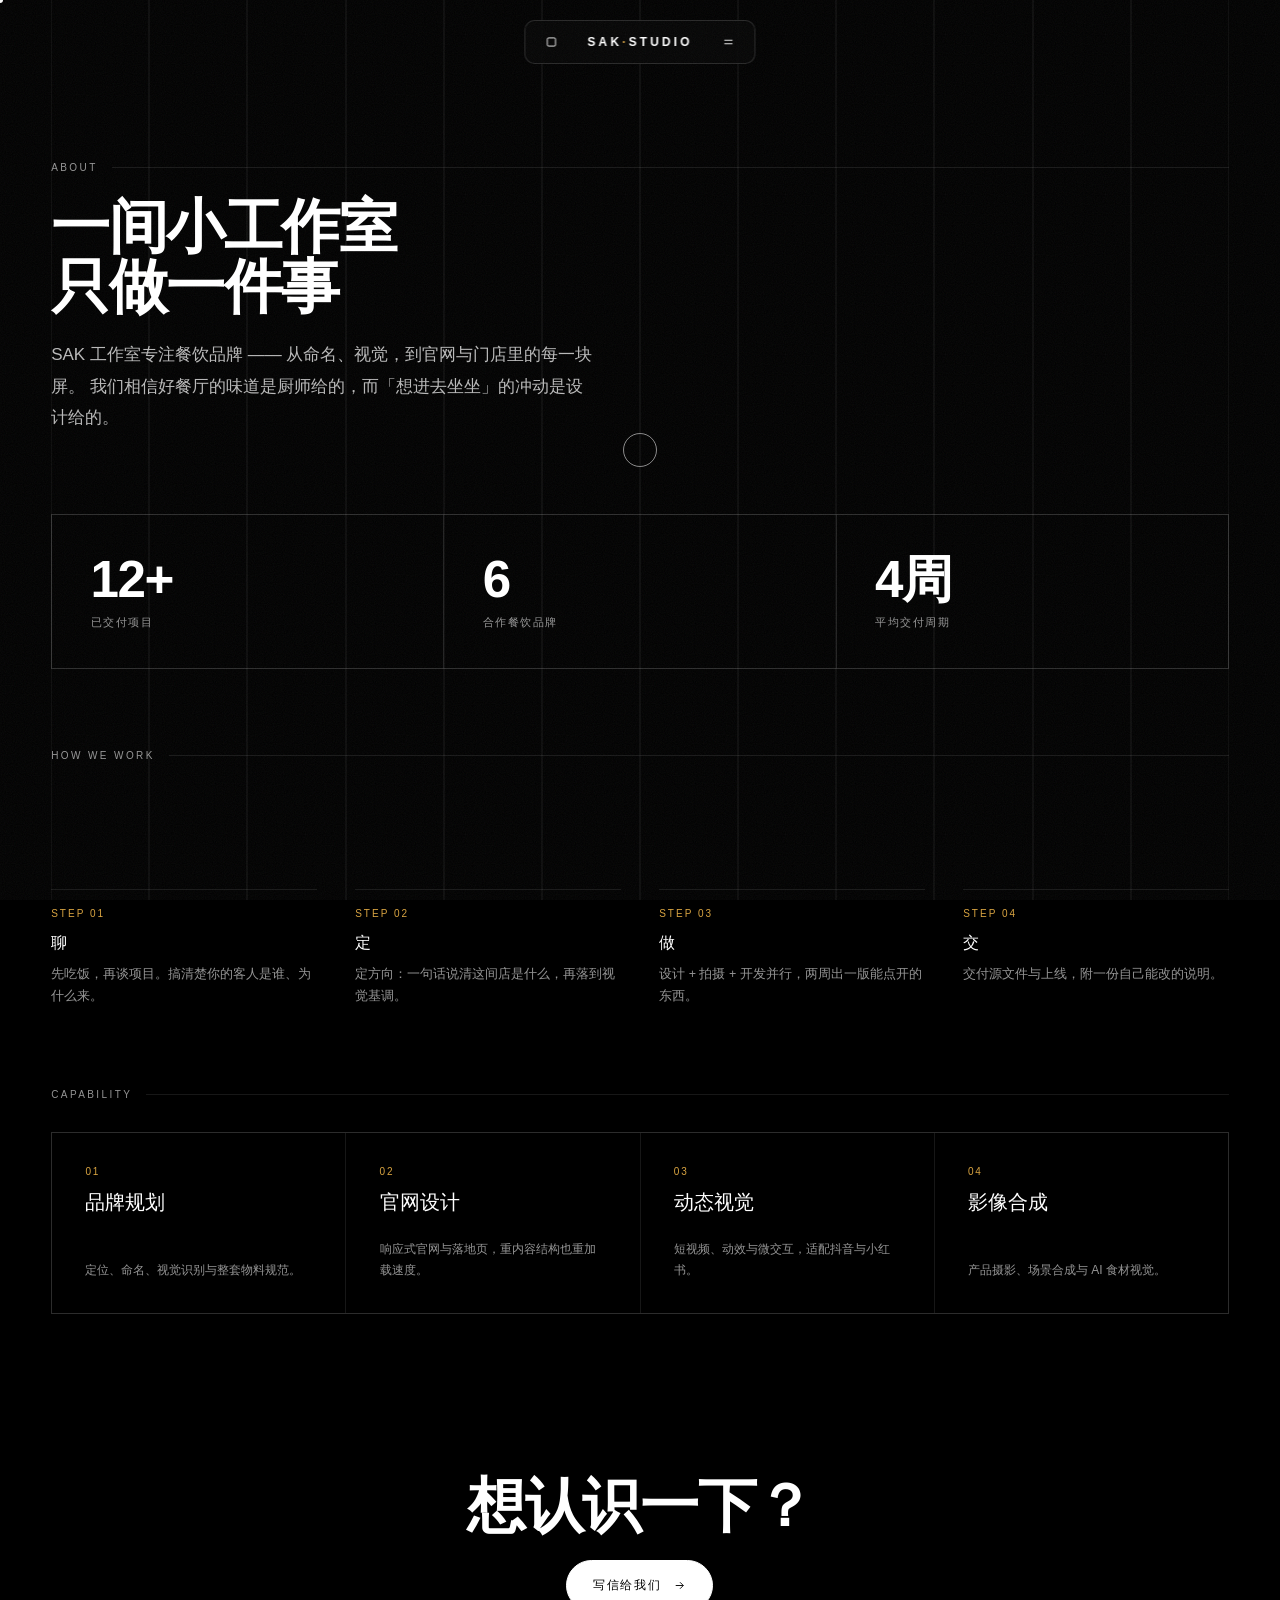
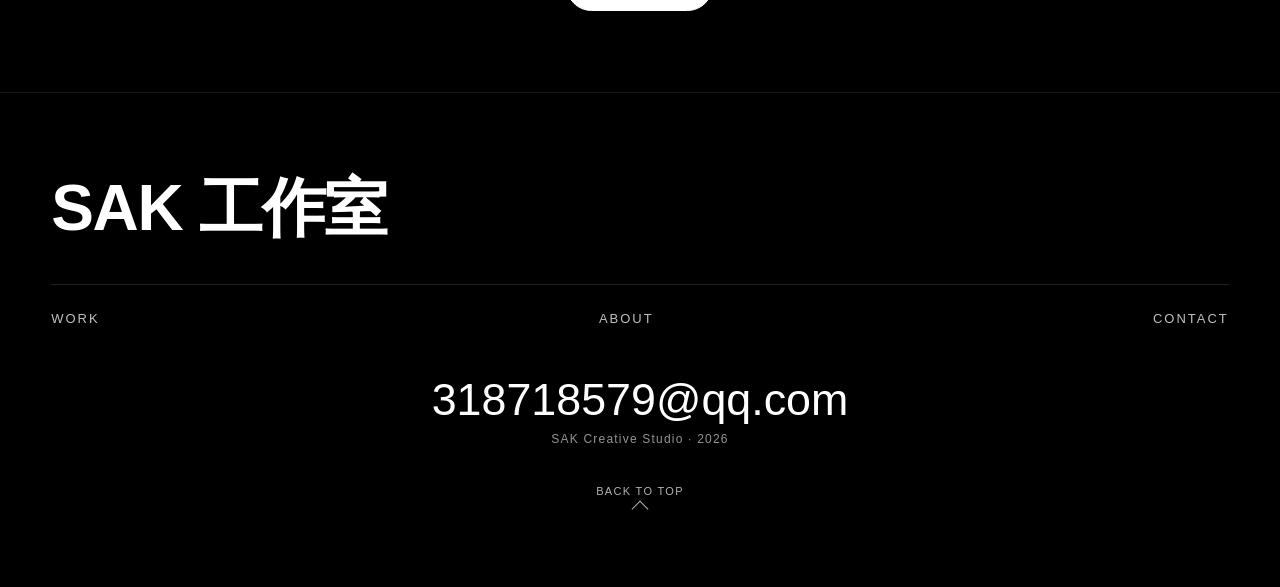
<file: sak-studio/about.html>
<!doctype html>
<html lang="zh-Hans">
<head>
<meta charset="utf-8">
<meta name="viewport" content="width=device-width, initial-scale=1">
<title>关于 SAK ｜ SAK 工作室</title>
<meta name="description" content="SAK 工作室 — 一间做餐饮品牌与数字体验的小工作室。">
<link rel="stylesheet" href="assets/site.css">
<noscript><style>.rv{opacity:1!important;transform:none!important}</style></noscript>
<script>
  document.documentElement.classList.add('js');
  setTimeout(function(){ if(!window.__sakBoot) document.documentElement.classList.remove('js'); }, 2500);
</script>
<meta name="author" content="SAK 工作室">
<meta name="theme-color" content="#000000">
<meta property="og:type" content="website">
<meta property="og:site_name" content="SAK 工作室">
<meta property="og:title" content="关于 SAK ｜ SAK 工作室">
<meta property="og:description" content="SAK 工作室 — 一间做餐饮品牌与数字体验的小工作室。">
<meta property="og:url" content="https://sak7777.github.io/default-workspace/sak-studio/about.html">
<meta property="og:image" content="https://sak7777.github.io/default-workspace/sak-studio/images/hero.webp">
<meta name="twitter:card" content="summary_large_image">
<meta name="contact" content="318718579@qq.com">
<link rel="icon" href="data:image/svg+xml,%3Csvg xmlns='http://www.w3.org/2000/svg' viewBox='0 0 32 32'%3E%3Crect width='32' height='32' fill='%23000'/%3E%3Ctext x='16' y='22' font-family='Arial' font-size='14' font-weight='700' fill='%23d9a441' text-anchor='middle'%3ES%3C/text%3E%3C/svg%3E">
<script type="application/ld+json">
{
  "@context": "https://schema.org",
  "@type": "ProfessionalService",
  "name": "SAK 工作室",
  "alternateName": "SAK Creative Studio",
  "description": "SAK 工作室 — 一间做餐饮品牌与数字体验的小工作室。",
  "email": "318718579@qq.com",
  "url": "https://sak7777.github.io/default-workspace/sak-studio/about.html",
  "image": "https://sak7777.github.io/default-workspace/sak-studio/images/hero.webp",
  "address": {
    "@type": "PostalAddress",
    "addressLocality": "上海",
    "addressRegion": "上海市",
    "addressCountry": "CN"
  },
  "areaServed": { "@type": "Country", "name": "中国" },
  "knowsAbout": ["餐饮品牌规划", "官网设计", "动态视觉", "影像合成", "AI 食材视觉"]
}
</script>
</head>
<body>

<div class="bg--noise" aria-hidden="true"></div>
<div class="grid-overlay" aria-hidden="true">
  <div class="grid-column"></div><div class="grid-column"></div><div class="grid-column"></div>
  <div class="grid-column"></div><div class="grid-column"></div><div class="grid-column"></div>
  <div class="grid-column"></div><div class="grid-column"></div><div class="grid-column"></div>
  <div class="grid-column"></div><div class="grid-column"></div><div class="grid-column"></div>
</div>
<div id="cursor-dot" aria-hidden="true"></div>
<div id="cursor-ring" aria-hidden="true"></div>

<nav class="nav" aria-label="主导航">
  <a href="index.html" aria-label="首页"><svg viewBox="0 0 24 24"><rect x="5" y="5" width="14" height="14" rx="2"/></svg></a>
  <a class="ns-logo" href="index.html">SAK<em>·</em>STUDIO</a>
  <button id="menuBtn" aria-label="菜单" aria-expanded="false"><svg viewBox="0 0 24 24"><path d="M5 9h14M5 15h14"/></svg></button>
</nav>

<div class="ns-dropdown" id="menu">
  <div class="ns-dropdown__inner">
    <div class="ns-menu-topline"><span>SAK Creative Studio</span><span>318718579@qq.com</span></div>
    <a class="ns-showcase-row" href="index.html"><span class="ns-showcase-row__index">01</span><span class="ns-showcase-row__title">首页</span><span class="ns-showcase-row__meta">Home</span></a>
    <a class="ns-showcase-row" href="work.html"><span class="ns-showcase-row__index">02</span><span class="ns-showcase-row__title">作品案例</span><span class="ns-showcase-row__meta">Work</span></a>
    <a class="ns-showcase-row" href="case-nod.html"><span class="ns-showcase-row__index">03</span><span class="ns-showcase-row__title">手拉面 · 案例</span><span class="ns-showcase-row__meta">Case Study</span></a>
    <a class="ns-showcase-row" href="about.html"><span class="ns-showcase-row__index">04</span><span class="ns-showcase-row__title">关于 SAK</span><span class="ns-showcase-row__meta">About</span></a>
    <a class="ns-showcase-row" href="contact.html"><span class="ns-showcase-row__index">05</span><span class="ns-showcase-row__title">联系我们</span><span class="ns-showcase-row__meta">Contact</span></a>
  </div>
</div>

<main>

<section class="section wrap" style="padding-top:clamp(120px,18vh,190px)">
  <div class="eyebrow rv">About</div>
  <h1 class="h2 rv" style="margin:24px 0 22px" data-split>一间小工作室<br>只做一件事</h1>
  <p class="lead rv">
    SAK 工作室专注餐饮品牌 —— 从命名、视觉，到官网与门店里的每一块屏。
    我们相信好餐厅的味道是厨师给的，而「想进去坐坐」的冲动是设计给的。
  </p>
</section>

<section class="section wrap" style="padding-top:0">
  <div class="stats rv">
    <div class="stat"><b data-count="12" data-suffix="+">0</b><span>已交付项目</span></div>
    <div class="stat"><b data-count="6" data-suffix="">0</b><span>合作餐饮品牌</span></div>
    <div class="stat"><b data-count="4" data-suffix="周">0</b><span>平均交付周期</span></div>
  </div>
</section>

<section class="section wrap" style="padding-top:0">
  <div class="eyebrow rv">How we work</div>
  <h2 class="h2 rv" style="margin:24px 0 44px">四步，从一顿饭到一套系统</h2>
  <div class="steps rv">
    <div class="step"><span class="step__no">STEP 01</span><h4>聊</h4><p>先吃饭，再谈项目。搞清楚你的客人是谁、为什么来。</p></div>
    <div class="step"><span class="step__no">STEP 02</span><h4>定</h4><p>定方向：一句话说清这间店是什么，再落到视觉基调。</p></div>
    <div class="step"><span class="step__no">STEP 03</span><h4>做</h4><p>设计 + 拍摄 + 开发并行，两周出一版能点开的东西。</p></div>
    <div class="step"><span class="step__no">STEP 04</span><h4>交</h4><p>交付源文件与上线，附一份自己能改的说明。</p></div>
  </div>
</section>

<section class="section wrap" style="padding-top:0">
  <div class="eyebrow rv">Capability</div>
  <div class="svc rv" style="margin-top:32px">
    <div class="svc__item"><span class="svc__no">01</span><div class="svc__name">品牌规划</div><p class="svc__desc">定位、命名、视觉识别与整套物料规范。</p></div>
    <div class="svc__item"><span class="svc__no">02</span><div class="svc__name">官网设计</div><p class="svc__desc">响应式官网与落地页，重内容结构也重加载速度。</p></div>
    <div class="svc__item"><span class="svc__no">03</span><div class="svc__name">动态视觉</div><p class="svc__desc">短视频、动效与微交互，适配抖音与小红书。</p></div>
    <div class="svc__item"><span class="svc__no">04</span><div class="svc__name">影像合成</div><p class="svc__desc">产品摄影、场景合成与 AI 食材视觉。</p></div>
  </div>
</section>

<section class="section wrap" style="text-align:center">
  <h2 class="h2 rv" style="margin-bottom:24px">想认识一下？</h2>
  <a class="btn btn--solid rv" href="contact.html" data-magnet="0.3">写信给我们 <svg viewBox="0 0 24 24"><path d="M5 12h14M13 6l6 6-6 6"/></svg></a>
</section>

</main>

<footer class="site-footer">
  <div class="footer-brand-title">SAK 工作室</div>
  <div class="footer-info-bar"><a href="work.html">Work</a><a href="about.html">About</a><a href="contact.html">Contact</a></div>
  <div class="footer-main-content">
    <div class="footer-contact-info">
      <a href="mailto:318718579@qq.com">318718579@qq.com</a>
      <span>SAK Creative Studio · <span data-year>2026</span></span>
    </div>
    <div class="footer-nav-links"><a class="footer-top-link" href="#"><span>Back to top</span><span class="footer-top-arrow"></span></a></div>
  </div>
</footer>

<script src="assets/site.js"></script>
</body>
</html>
</file>
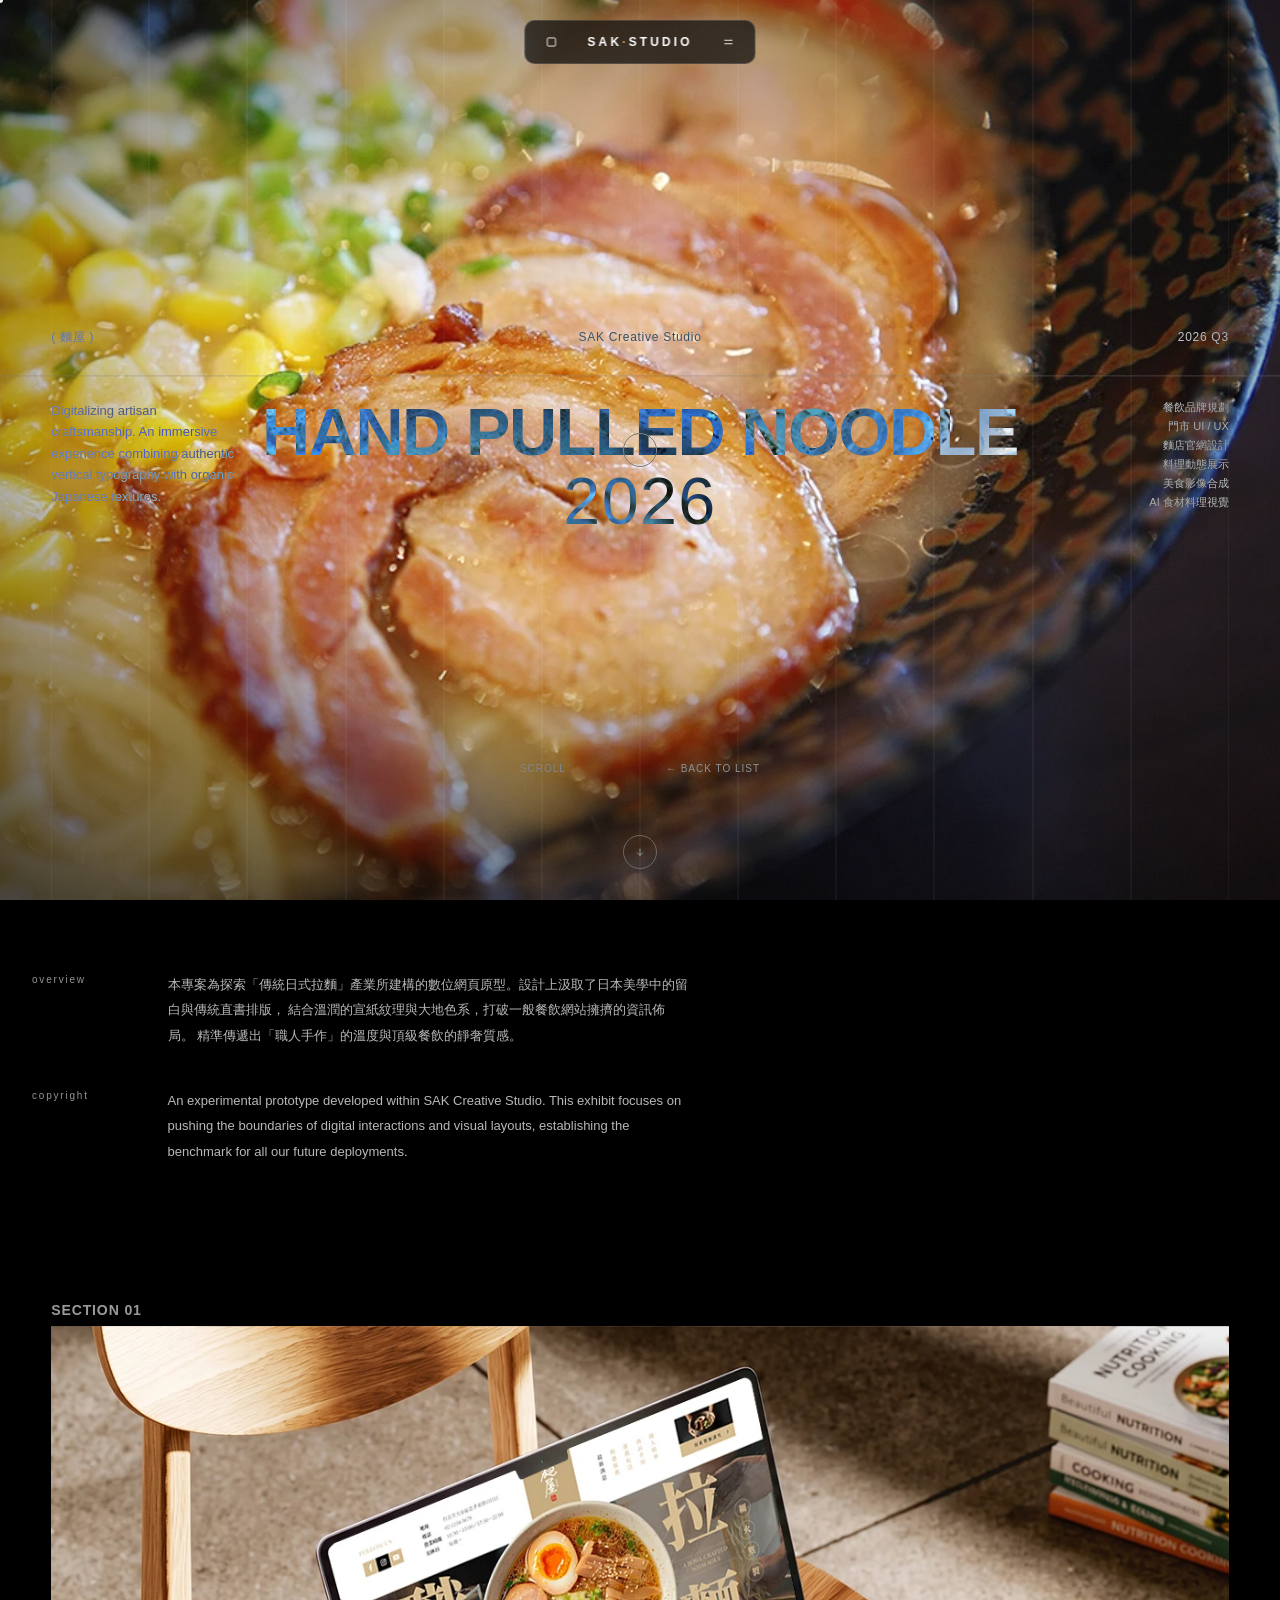
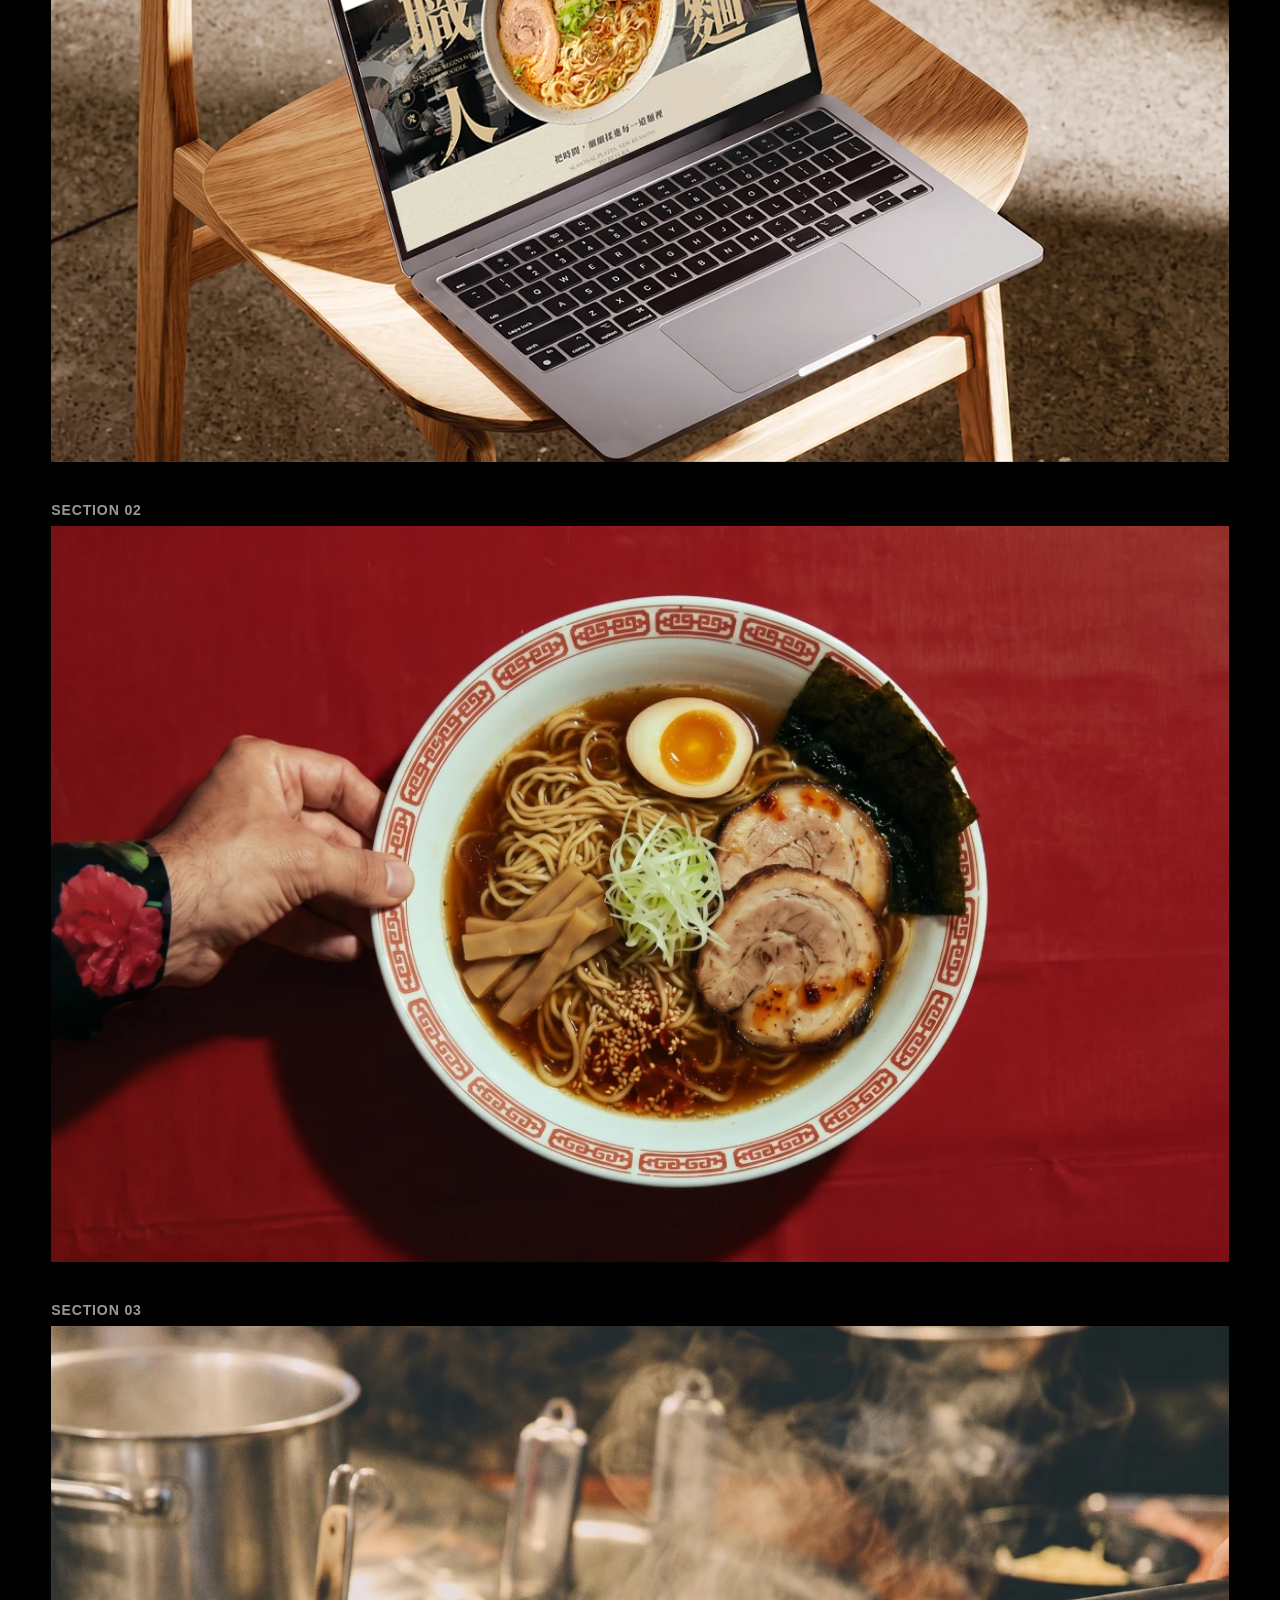
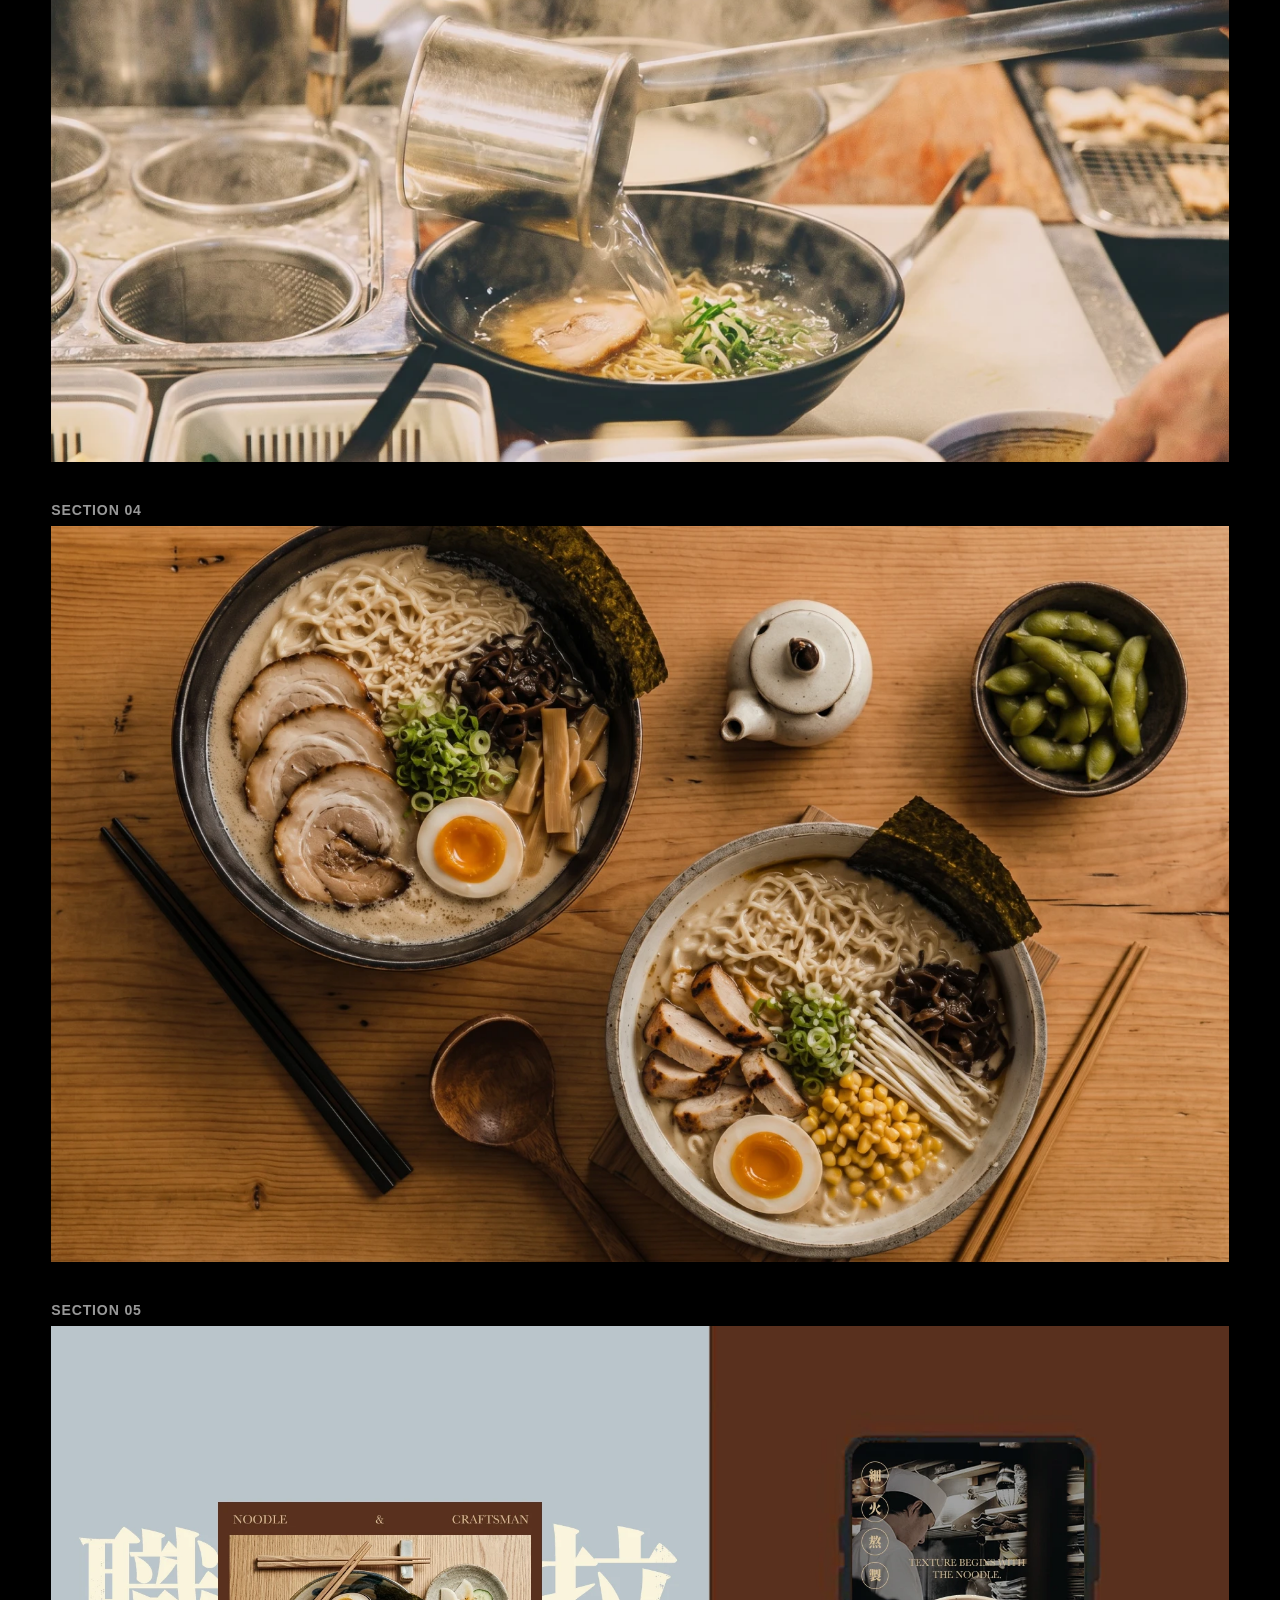
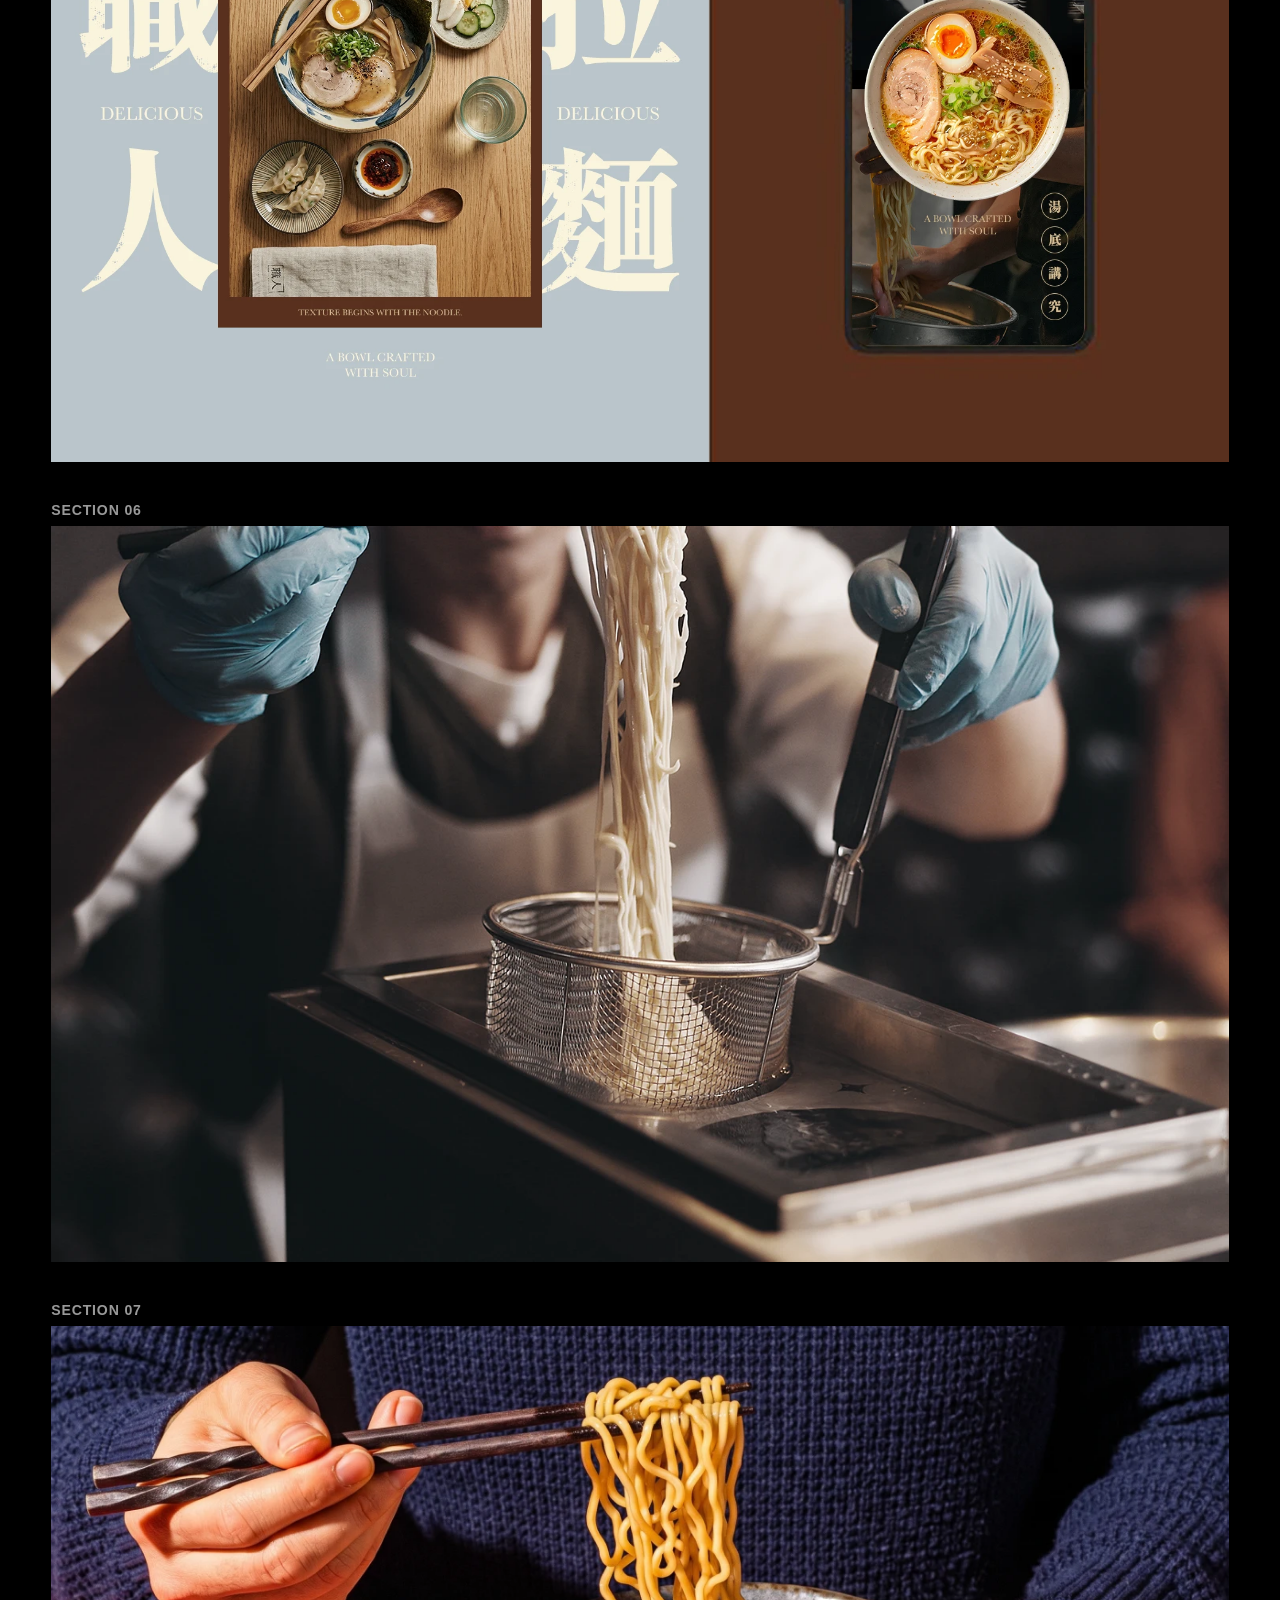
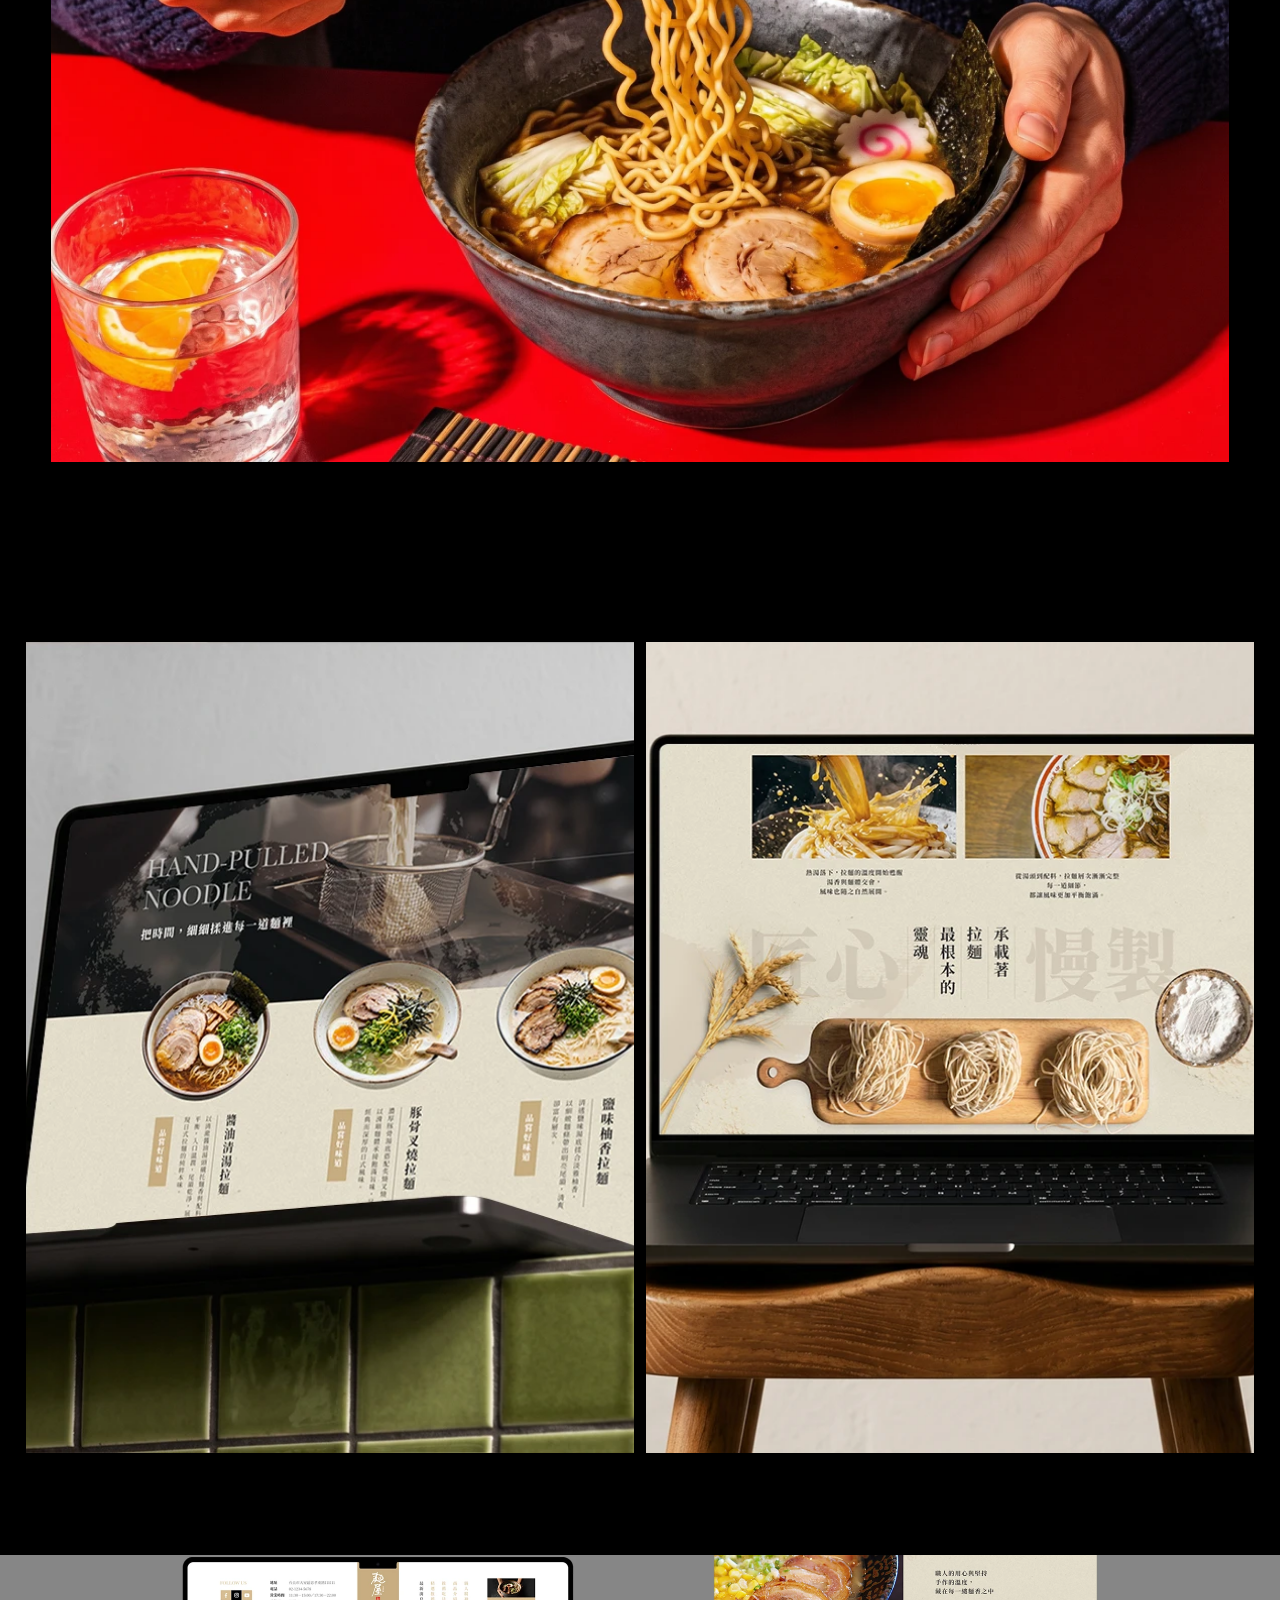
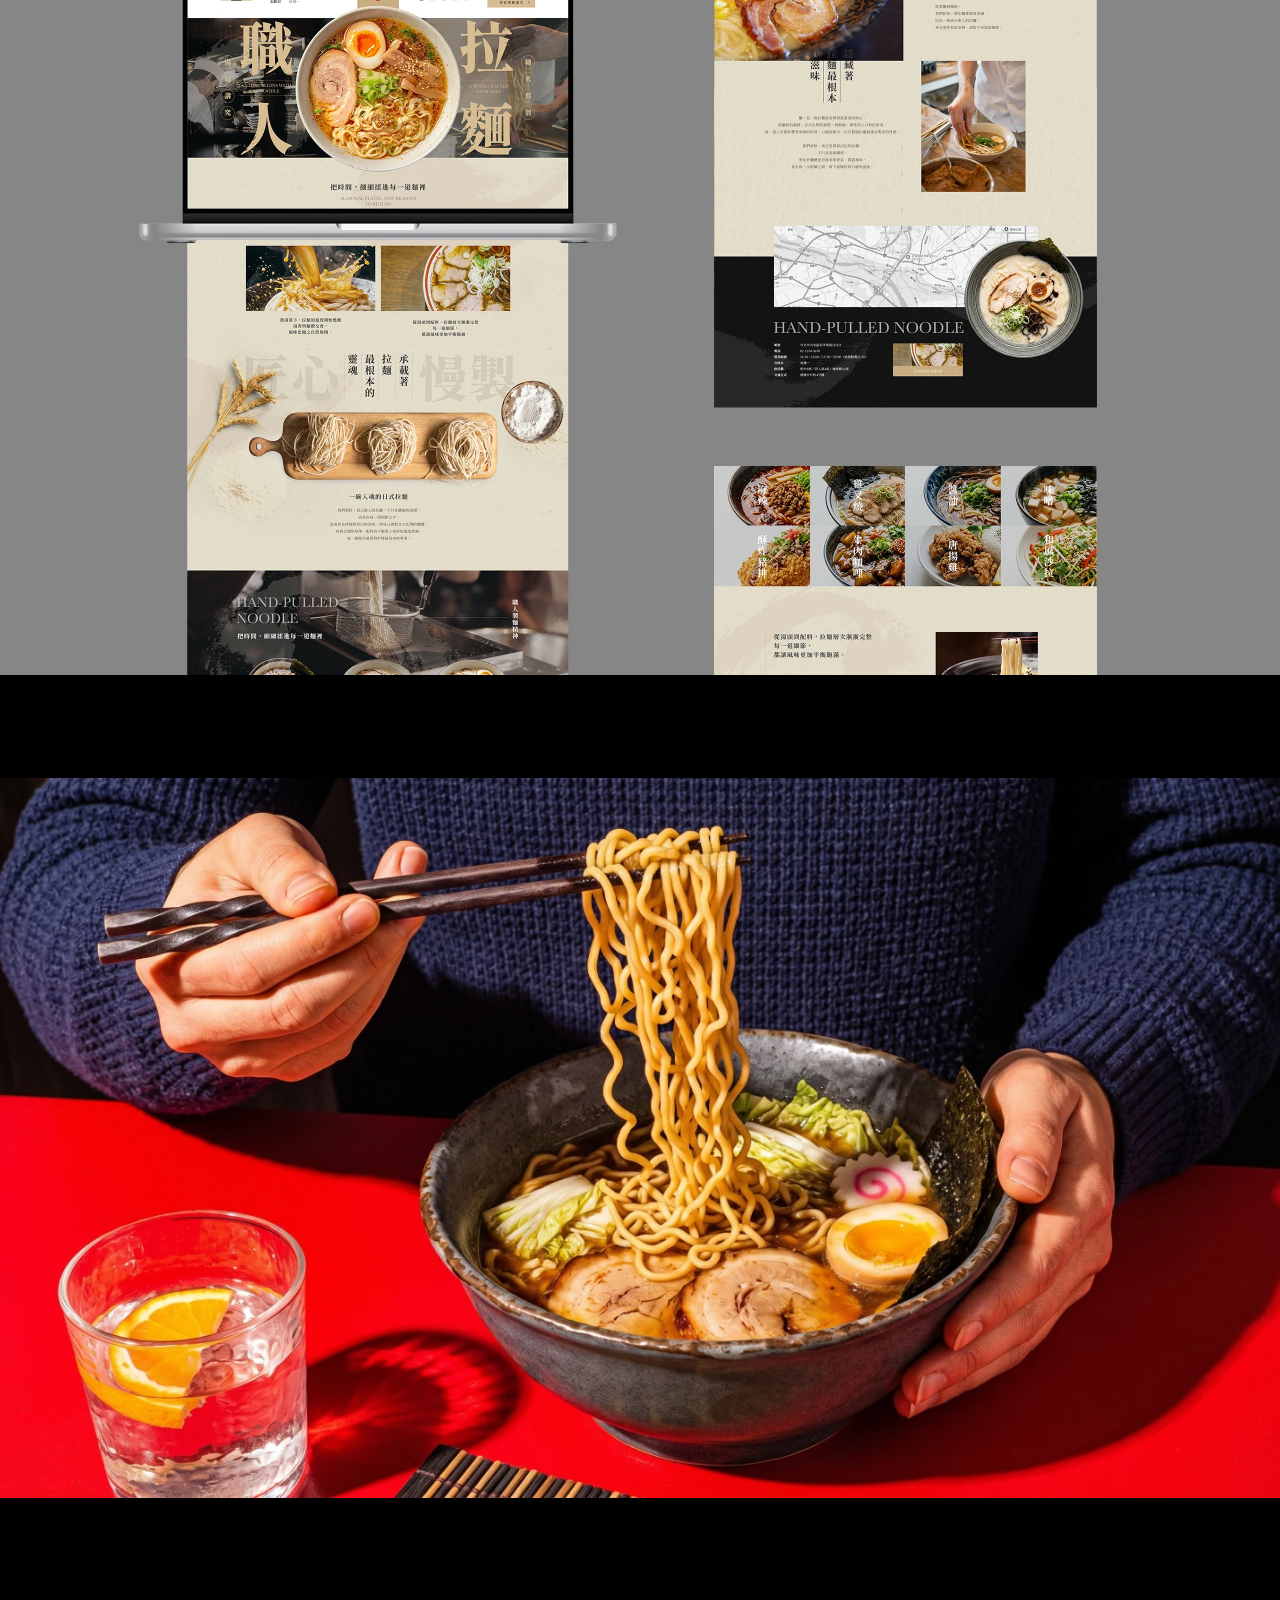
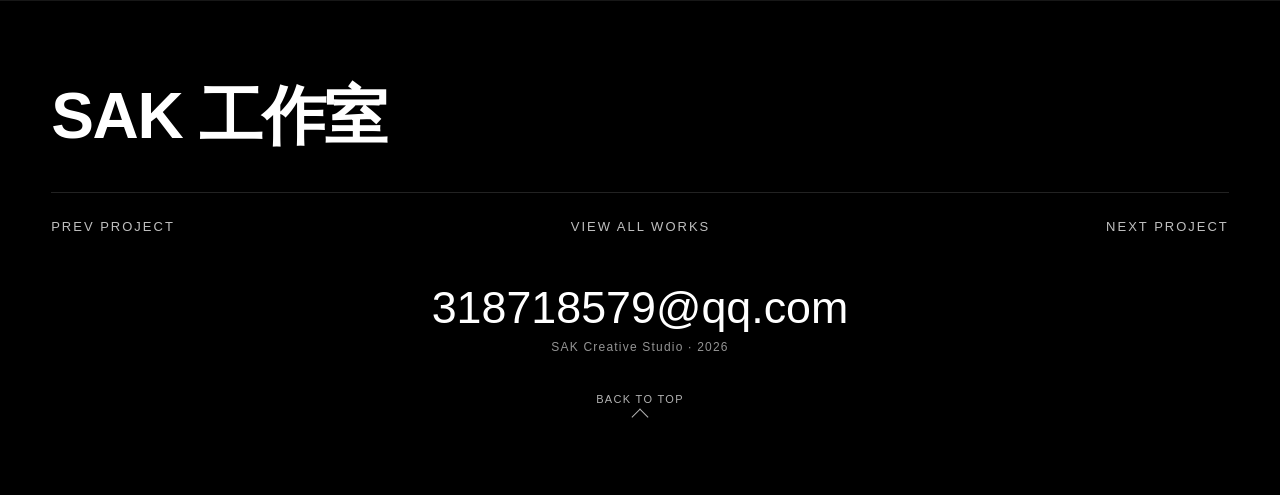
<file: sak-studio/case-nod.html>
<!doctype html>
<html lang="zh-Hans">
<head>
<meta charset="utf-8">
<meta name="viewport" content="width=device-width, initial-scale=1">
<title>手拉麵餐飲品牌網頁與視覺敘事案例｜SAK 工作室</title>
<meta name="description" content="手拉面餐饮品牌的数字化网页与视觉叙事案例 —— SAK 工作室。">
<link rel="stylesheet" href="assets/site.css">
<noscript><style>.rv{opacity:1!important;transform:none!important}</style></noscript>
<script>
  document.documentElement.classList.add('js');
  setTimeout(function(){ if(!window.__sakBoot) document.documentElement.classList.remove('js'); }, 2500);
</script>
<meta name="author" content="SAK 工作室">
<meta name="theme-color" content="#000000">
<meta property="og:type" content="website">
<meta property="og:site_name" content="SAK 工作室">
<meta property="og:title" content="手拉麵餐飲品牌網頁與視覺敘事案例｜SAK 工作室">
<meta property="og:description" content="手拉面餐饮品牌的数字化网页与视觉叙事案例。">
<meta property="og:url" content="https://sak7777.github.io/default-workspace/sak-studio/case-nod.html">
<meta property="og:image" content="https://sak7777.github.io/default-workspace/sak-studio/images/hero.webp">
<meta name="twitter:card" content="summary_large_image">
<meta name="contact" content="318718579@qq.com">
<link rel="icon" href="data:image/svg+xml,%3Csvg xmlns='http://www.w3.org/2000/svg' viewBox='0 0 32 32'%3E%3Crect width='32' height='32' fill='%23000'/%3E%3Ctext x='16' y='22' font-family='Arial' font-size='14' font-weight='700' fill='%23d9a441' text-anchor='middle'%3ES%3C/text%3E%3C/svg%3E">
<script type="application/ld+json">
{
  "@context": "https://schema.org",
  "@type": "ProfessionalService",
  "name": "SAK 工作室",
  "alternateName": "SAK Creative Studio",
  "description": "手拉面餐饮品牌的数字化网页与视觉叙事案例。",
  "email": "318718579@qq.com",
  "url": "https://sak7777.github.io/default-workspace/sak-studio/case-nod.html",
  "image": "https://sak7777.github.io/default-workspace/sak-studio/images/hero.webp",
  "address": {
    "@type": "PostalAddress",
    "addressLocality": "上海",
    "addressRegion": "上海市",
    "addressCountry": "CN"
  },
  "areaServed": { "@type": "Country", "name": "中国" },
  "knowsAbout": ["餐饮品牌规划", "官网设计", "动态视觉", "影像合成", "AI 食材视觉"]
}
</script>
</head>
<body>

<div class="bg--noise" aria-hidden="true"></div>
<div class="grid-overlay" aria-hidden="true">
  <div class="grid-column"></div><div class="grid-column"></div><div class="grid-column"></div>
  <div class="grid-column"></div><div class="grid-column"></div><div class="grid-column"></div>
  <div class="grid-column"></div><div class="grid-column"></div><div class="grid-column"></div>
  <div class="grid-column"></div><div class="grid-column"></div><div class="grid-column"></div>
</div>
<div id="cursor-dot" aria-hidden="true"></div>
<div id="cursor-ring" aria-hidden="true"></div>

<nav class="nav" aria-label="主导航">
  <a href="index.html" aria-label="首页"><svg viewBox="0 0 24 24"><rect x="5" y="5" width="14" height="14" rx="2"/></svg></a>
  <a class="ns-logo" href="index.html">SAK<em>·</em>STUDIO</a>
  <button id="menuBtn" aria-label="菜单" aria-expanded="false"><svg viewBox="0 0 24 24"><path d="M5 9h14M5 15h14"/></svg></button>
</nav>

<div class="ns-dropdown" id="menu">
  <div class="ns-dropdown__inner">
    <div class="ns-menu-topline"><span>SAK Creative Studio</span><span>318718579@qq.com</span></div>
    <a class="ns-showcase-row" href="index.html"><span class="ns-showcase-row__index">01</span><span class="ns-showcase-row__title">首页</span><span class="ns-showcase-row__meta">Home</span></a>
    <a class="ns-showcase-row" href="work.html"><span class="ns-showcase-row__index">02</span><span class="ns-showcase-row__title">作品案例</span><span class="ns-showcase-row__meta">Work</span></a>
    <a class="ns-showcase-row" href="case-nod.html"><span class="ns-showcase-row__index">03</span><span class="ns-showcase-row__title">手拉面 · 案例</span><span class="ns-showcase-row__meta">Case Study</span></a>
    <a class="ns-showcase-row" href="about.html"><span class="ns-showcase-row__index">04</span><span class="ns-showcase-row__title">关于 SAK</span><span class="ns-showcase-row__meta">About</span></a>
    <a class="ns-showcase-row" href="contact.html"><span class="ns-showcase-row__index">05</span><span class="ns-showcase-row__title">联系我们</span><span class="ns-showcase-row__meta">Contact</span></a>
  </div>
</div>

<main>

<section class="hero">
  <div class="hero-bg">
    <div class="ph"></div>
    <img src="images/hero.webp" alt="手拉面主视觉" onerror="this.style.display='none'">
  </div>

  <div class="hero-shell">
    <div class="hero-content">
      <div class="hero-meta-row">
        <div class="hero-col-tag">( 麵屋 )</div>
        <div class="hero-col-sub">SAK Creative Studio</div>
        <div class="hero-col-tag is-right">2026 Q3</div>
      </div>

      <div class="hero-divider"></div>

      <div class="hero-main-row">
        <div class="col-left">
          <p class="hero-col-desc">
            Digitalizing artisan craftsmanship. An immersive experience combining
            authentic vertical typography with organic Japanese textures.
          </p>
        </div>
        <div class="col-center">
          <div class="hero-bigtitle-wrap">
            <h1 class="hero-bigtitle">HAND PULLED NOODLE</h1>
            <h1 class="hero-bigtitle">2026</h1>
          </div>
        </div>
        <div class="col-right">
          <ul class="hero-services-list">
            <li>餐飲品牌規劃</li>
            <li>門市 UI / UX</li>
            <li>麵店官網設計</li>
            <li>料理動態展示</li>
            <li>美食影像合成</li>
            <li>AI 食材料理視覺</li>
          </ul>
        </div>
      </div>
    </div>

    <div class="hero-midbar">
      <span>Scroll</span>
      <a href="work.html">← Back to list</a>
    </div>

    <div class="hero-bottombar">
      <a class="ph-arrow" href="#overview" aria-label="向下">
        <svg width="12" height="12" viewBox="0 0 24 24" fill="none" stroke="currentColor" stroke-width="1.6"><path d="M12 5v14M6 13l6 6 6-6"/></svg>
      </a>
    </div>
  </div>
</section>

<section class="overview-section" id="overview">
  <div class="overview-shell">
    <div class="overview-row">
      <div class="overview-label">overview</div>
      <p class="overview-text">
        本專案為探索「傳統日式拉麵」產業所建構的數位網頁原型。設計上汲取了日本美學中的留白與傳統直書排版，
        結合溫潤的宣紙紋理與大地色系，打破一般餐飲網站擁擠的資訊佈局。
        精準傳遞出「職人手作」的溫度與頂級餐飲的靜奢質感。
      </p>
    </div>
    <div class="overview-row">
      <div class="overview-label">copyright</div>
      <p class="overview-text">
        An experimental prototype developed within SAK Creative Studio.
        This exhibit focuses on pushing the boundaries of digital interactions and visual layouts,
        establishing the benchmark for all our future deployments.
      </p>
    </div>
  </div>
</section>

<div class="grid">
  <figure class="grid__item rv">
    <div class="grid__item-img" style="--img-ratio:1.6">
      <div class="ph ph-1"></div>
      <img src="images/01.webp" alt="" onerror="this.style.display='none'">
    </div>
    <figcaption class="grid__item-caption"><h3>section 01</h3></figcaption>
  </figure>

  <figure class="grid__item rv">
    <div class="grid__item-img" style="--img-ratio:1.6">
      <div class="ph ph-2"></div>
      <img src="images/02.webp" alt="" onerror="this.style.display='none'">
    </div>
    <figcaption class="grid__item-caption"><h3>section 02</h3></figcaption>
  </figure>

  <figure class="grid__item rv">
    <div class="grid__item-img" style="--img-ratio:1.6">
      <div class="ph ph-3"></div>
      <img src="images/03.webp" alt="" onerror="this.style.display='none'">
    </div>
    <figcaption class="grid__item-caption"><h3>section 03</h3></figcaption>
  </figure>

  <figure class="grid__item rv">
    <div class="grid__item-img" style="--img-ratio:1.6">
      <div class="ph ph-4"></div>
      <img src="images/04.webp" alt="" onerror="this.style.display='none'">
    </div>
    <figcaption class="grid__item-caption"><h3>section 04</h3></figcaption>
  </figure>

  <figure class="grid__item rv">
    <div class="grid__item-img" style="--img-ratio:1.6">
      <div class="ph ph-5"></div>
      <img src="images/05.webp" alt="" onerror="this.style.display='none'">
    </div>
    <figcaption class="grid__item-caption"><h3>section 05</h3></figcaption>
  </figure>

  <figure class="grid__item rv">
    <div class="grid__item-img" style="--img-ratio:1.6">
      <div class="ph ph-6"></div>
      <img src="images/06.webp" alt="" onerror="this.style.display='none'">
    </div>
    <figcaption class="grid__item-caption"><h3>section 06</h3></figcaption>
  </figure>

  <figure class="grid__item rv">
    <div class="grid__item-img" style="--img-ratio:1.6">
      <div class="ph ph-7"></div>
      <img src="images/07.webp" alt="" onerror="this.style.display='none'">
    </div>
    <figcaption class="grid__item-caption"><h3>section 07</h3></figcaption>
  </figure>
</div>

<section class="ph-two-cols">
  <div class="ph-col rv">
    <div class="ph ph-3"></div>
    <img src="images/10.webp" alt="" onerror="this.style.display='none'">
  </div>
  <div class="ph-col rv">
    <div class="ph ph-6"></div>
    <img src="images/12.webp" alt="" onerror="this.style.display='none'">
  </div>
</section>

<section class="ph-full-img-block">
  <div class="ph-full-img-wrap rv">
    <div class="ph ph-5"></div>
    <img src="images/all.webp" alt="" onerror="this.style.display='none'">
  </div>
</section>

<section class="ph-video-block">
  <div class="ph-video-wrap rv">
    <video src="images/v2.mp4" poster="images/07.webp" autoplay muted loop playsinline
           style="position:absolute;inset:0;width:100%;height:100%;object-fit:cover"></video>
  </div>
</section>

</main>

<footer class="site-footer">
  <div class="footer-brand-title">SAK 工作室</div>
  <div class="footer-info-bar">
    <a href="work.html">Prev Project</a>
    <a href="work.html">View all works</a>
    <a href="work.html">Next Project</a>
  </div>
  <div class="footer-main-content">
    <div class="footer-contact-info">
      <a href="mailto:318718579@qq.com">318718579@qq.com</a>
      <span>SAK Creative Studio · <span data-year>2026</span></span>
    </div>
    <div class="footer-nav-links">
      <a class="footer-top-link" href="#"><span>Back to top</span><span class="footer-top-arrow"></span></a>
    </div>
  </div>
</footer>

<script src="assets/site.js"></script>
</body>
</html>
</file>
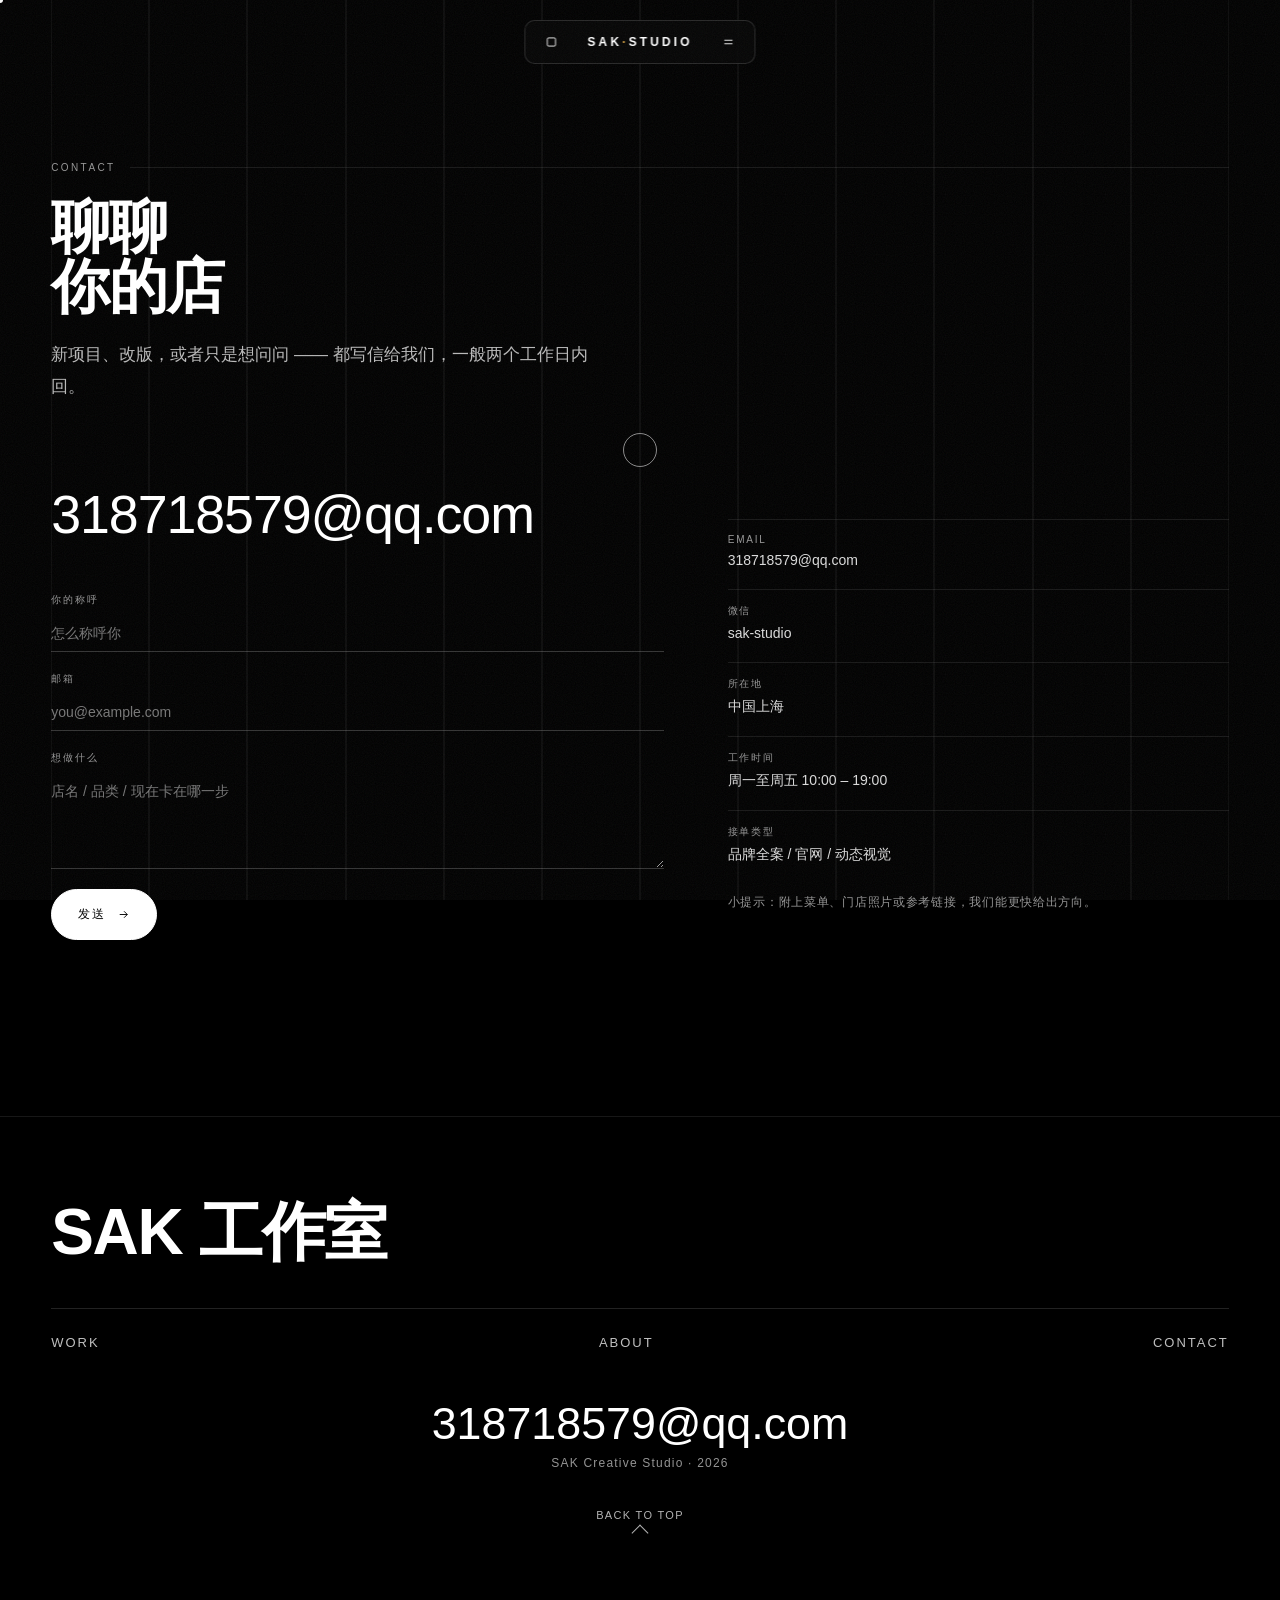
<file: sak-studio/contact.html>
<!doctype html>
<html lang="zh-Hans">
<head>
<meta charset="utf-8">
<meta name="viewport" content="width=device-width, initial-scale=1">
<title>联系合作 ｜ SAK 工作室</title>
<meta name="description" content="联系 SAK 工作室 —— 聊聊你的店。">
<link rel="stylesheet" href="assets/site.css">
<noscript><style>.rv{opacity:1!important;transform:none!important}</style></noscript>
<script>
  document.documentElement.classList.add('js');
  setTimeout(function(){ if(!window.__sakBoot) document.documentElement.classList.remove('js'); }, 2500);
</script>
<meta name="author" content="SAK 工作室">
<meta name="theme-color" content="#000000">
<meta property="og:type" content="website">
<meta property="og:site_name" content="SAK 工作室">
<meta property="og:title" content="联系合作 ｜ SAK 工作室">
<meta property="og:description" content="联系 SAK 工作室：318718579@qq.com，中国上海。">
<meta property="og:url" content="https://sak7777.github.io/default-workspace/sak-studio/contact.html">
<meta property="og:image" content="https://sak7777.github.io/default-workspace/sak-studio/images/hero.webp">
<meta name="twitter:card" content="summary_large_image">
<meta name="contact" content="318718579@qq.com">
<link rel="icon" href="data:image/svg+xml,%3Csvg xmlns='http://www.w3.org/2000/svg' viewBox='0 0 32 32'%3E%3Crect width='32' height='32' fill='%23000'/%3E%3Ctext x='16' y='22' font-family='Arial' font-size='14' font-weight='700' fill='%23d9a441' text-anchor='middle'%3ES%3C/text%3E%3C/svg%3E">
<script type="application/ld+json">
{
  "@context": "https://schema.org",
  "@type": "ProfessionalService",
  "name": "SAK 工作室",
  "alternateName": "SAK Creative Studio",
  "description": "联系 SAK 工作室：318718579@qq.com，中国上海。",
  "email": "318718579@qq.com",
  "url": "https://sak7777.github.io/default-workspace/sak-studio/contact.html",
  "image": "https://sak7777.github.io/default-workspace/sak-studio/images/hero.webp",
  "address": {
    "@type": "PostalAddress",
    "addressLocality": "上海",
    "addressRegion": "上海市",
    "addressCountry": "CN"
  },
  "areaServed": { "@type": "Country", "name": "中国" },
  "knowsAbout": ["餐饮品牌规划", "官网设计", "动态视觉", "影像合成", "AI 食材视觉"]
}
</script>
</head>
<body>

<div class="bg--noise" aria-hidden="true"></div>
<div class="grid-overlay" aria-hidden="true">
  <div class="grid-column"></div><div class="grid-column"></div><div class="grid-column"></div>
  <div class="grid-column"></div><div class="grid-column"></div><div class="grid-column"></div>
  <div class="grid-column"></div><div class="grid-column"></div><div class="grid-column"></div>
  <div class="grid-column"></div><div class="grid-column"></div><div class="grid-column"></div>
</div>
<div id="cursor-dot" aria-hidden="true"></div>
<div id="cursor-ring" aria-hidden="true"></div>

<nav class="nav" aria-label="主导航">
  <a href="index.html" aria-label="首页"><svg viewBox="0 0 24 24"><rect x="5" y="5" width="14" height="14" rx="2"/></svg></a>
  <a class="ns-logo" href="index.html">SAK<em>·</em>STUDIO</a>
  <button id="menuBtn" aria-label="菜单" aria-expanded="false"><svg viewBox="0 0 24 24"><path d="M5 9h14M5 15h14"/></svg></button>
</nav>

<div class="ns-dropdown" id="menu">
  <div class="ns-dropdown__inner">
    <div class="ns-menu-topline"><span>SAK Creative Studio</span><span>318718579@qq.com</span></div>
    <a class="ns-showcase-row" href="index.html"><span class="ns-showcase-row__index">01</span><span class="ns-showcase-row__title">首页</span><span class="ns-showcase-row__meta">Home</span></a>
    <a class="ns-showcase-row" href="work.html"><span class="ns-showcase-row__index">02</span><span class="ns-showcase-row__title">作品案例</span><span class="ns-showcase-row__meta">Work</span></a>
    <a class="ns-showcase-row" href="case-nod.html"><span class="ns-showcase-row__index">03</span><span class="ns-showcase-row__title">手拉面 · 案例</span><span class="ns-showcase-row__meta">Case Study</span></a>
    <a class="ns-showcase-row" href="about.html"><span class="ns-showcase-row__index">04</span><span class="ns-showcase-row__title">关于 SAK</span><span class="ns-showcase-row__meta">About</span></a>
    <a class="ns-showcase-row" href="contact.html"><span class="ns-showcase-row__index">05</span><span class="ns-showcase-row__title">联系我们</span><span class="ns-showcase-row__meta">Contact</span></a>
  </div>
</div>

<main>

<section class="section wrap" style="padding-top:clamp(120px,18vh,190px)">
  <div class="eyebrow rv">Contact</div>
  <h1 class="h2 rv" style="margin:24px 0 22px" data-split>聊聊<br>你的店</h1>
  <p class="lead rv">新项目、改版，或者只是想问问 —— 都写信给我们，一般两个工作日内回。</p>
</section>

<section class="section wrap" style="padding-top:0;padding-bottom:clamp(80px,12vh,150px)">
  <div class="contact-grid">

    <div class="rv">
      <a class="mailto" href="mailto:318718579@qq.com" data-decrypt>318718579@qq.com</a>

      <form class="contact-form" data-contact novalidate style="margin-top:48px">
        <div class="field">
          <label for="f-name">你的称呼</label>
          <input id="f-name" name="name" type="text" placeholder="怎么称呼你" required>
        </div>
        <div class="field">
          <label for="f-mail">邮箱</label>
          <input id="f-mail" name="email" type="email" placeholder="you@example.com" required>
        </div>
        <div class="field">
          <label for="f-msg">想做什么</label>
          <textarea id="f-msg" name="message" placeholder="店名 / 品类 / 现在卡在哪一步"></textarea>
        </div>
        <button class="btn btn--solid" type="submit" data-magnet="0.24">
          发送
          <svg viewBox="0 0 24 24"><path d="M5 12h14M13 6l6 6-6 6"/></svg>
        </button>
        <div class="form-ok" aria-live="polite"><span class="tick">✓</span><span class="form-ok-text"></span></div>
      </form>
    </div>

    <div class="rv">
      <ul class="info-list">
        <li><span>Email</span><b>318718579@qq.com</b></li>
        <li><span>微信</span><b>sak-studio</b></li>
        <li><span>所在地</span><b>中国上海</b></li>
        <li><span>工作时间</span><b>周一至周五 10:00 – 19:00</b></li>
        <li><span>接单类型</span><b>品牌全案 / 官网 / 动态视觉</b></li>
      </ul>
      <p class="small" style="margin-top:28px;line-height:1.8">
        小提示：附上菜单、门店照片或参考链接，我们能更快给出方向。
      </p>
    </div>

  </div>
</section>

</main>

<footer class="site-footer">
  <div class="footer-brand-title">SAK 工作室</div>
  <div class="footer-info-bar"><a href="work.html">Work</a><a href="about.html">About</a><a href="contact.html">Contact</a></div>
  <div class="footer-main-content">
    <div class="footer-contact-info">
      <a href="mailto:318718579@qq.com">318718579@qq.com</a>
      <span>SAK Creative Studio · <span data-year>2026</span></span>
    </div>
    <div class="footer-nav-links"><a class="footer-top-link" href="#"><span>Back to top</span><span class="footer-top-arrow"></span></a></div>
  </div>
</footer>

<script src="assets/site.js"></script>
</body>
</html>
</file>
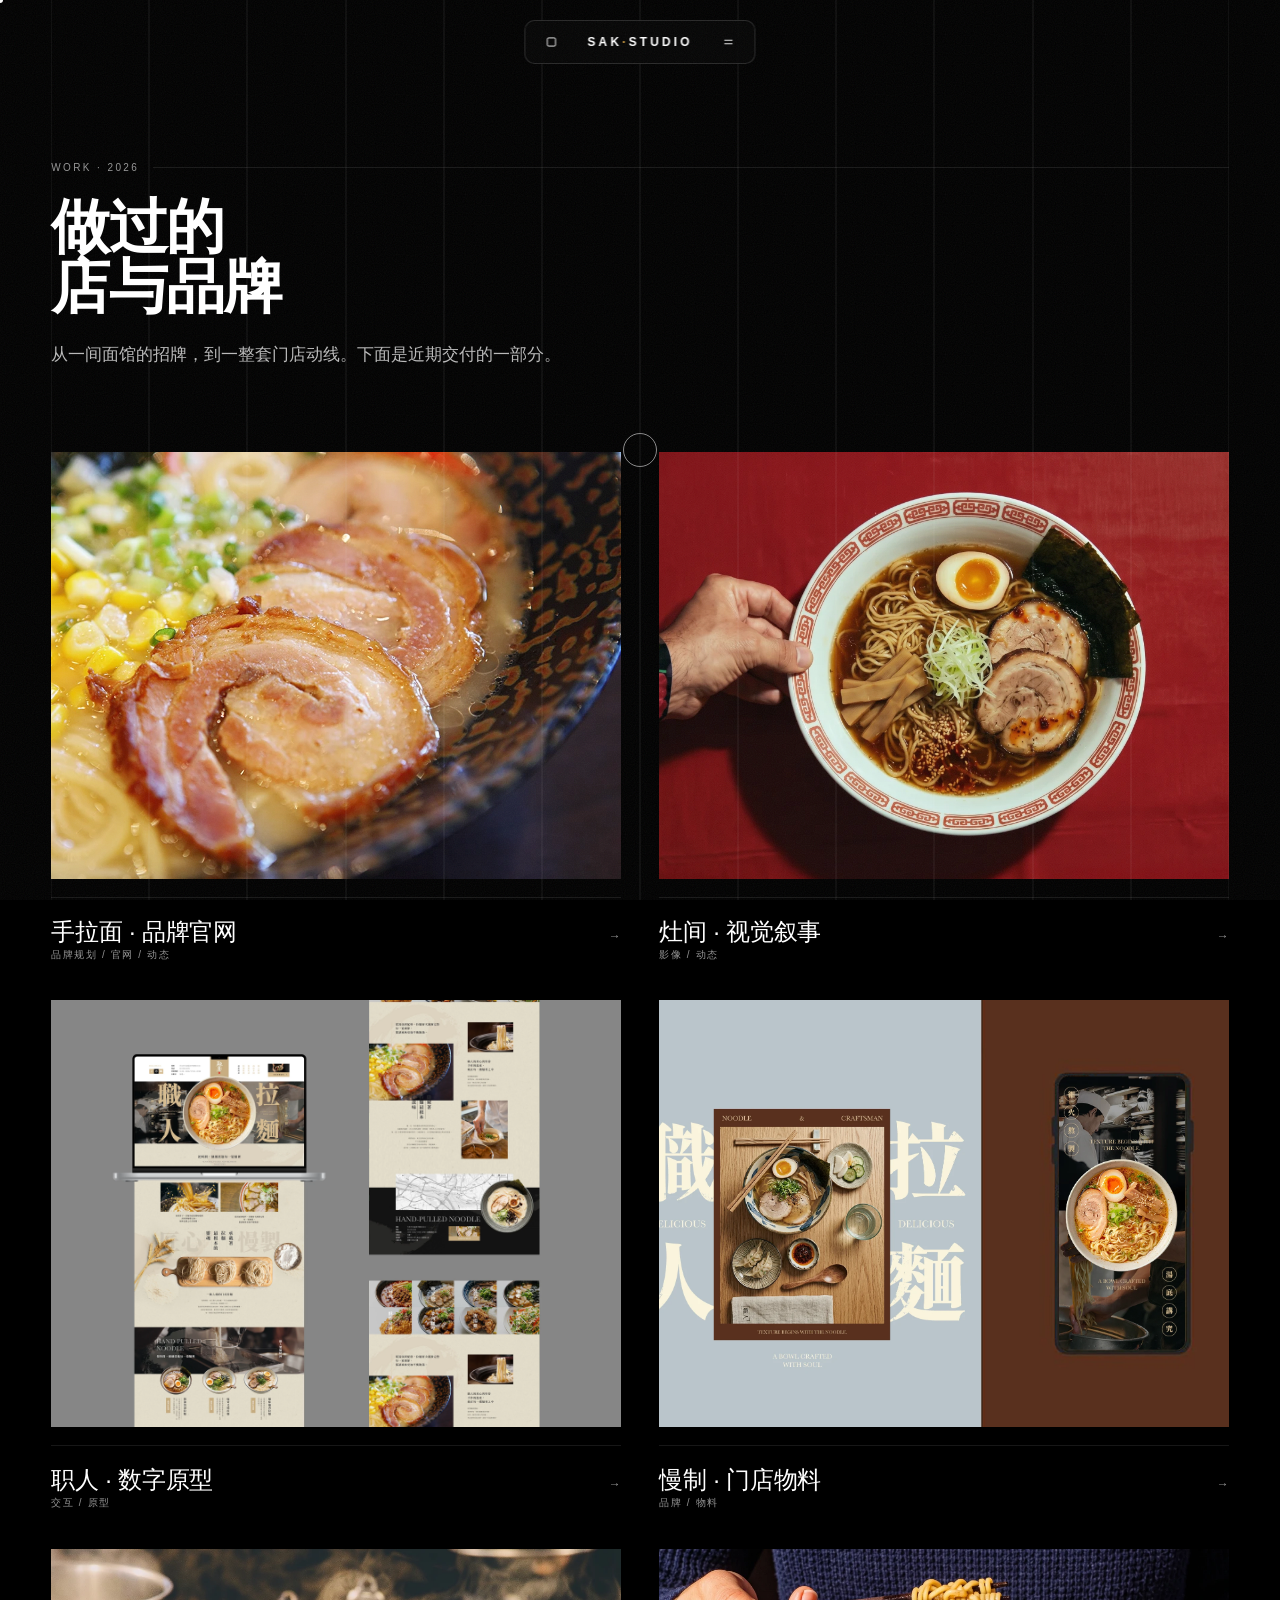
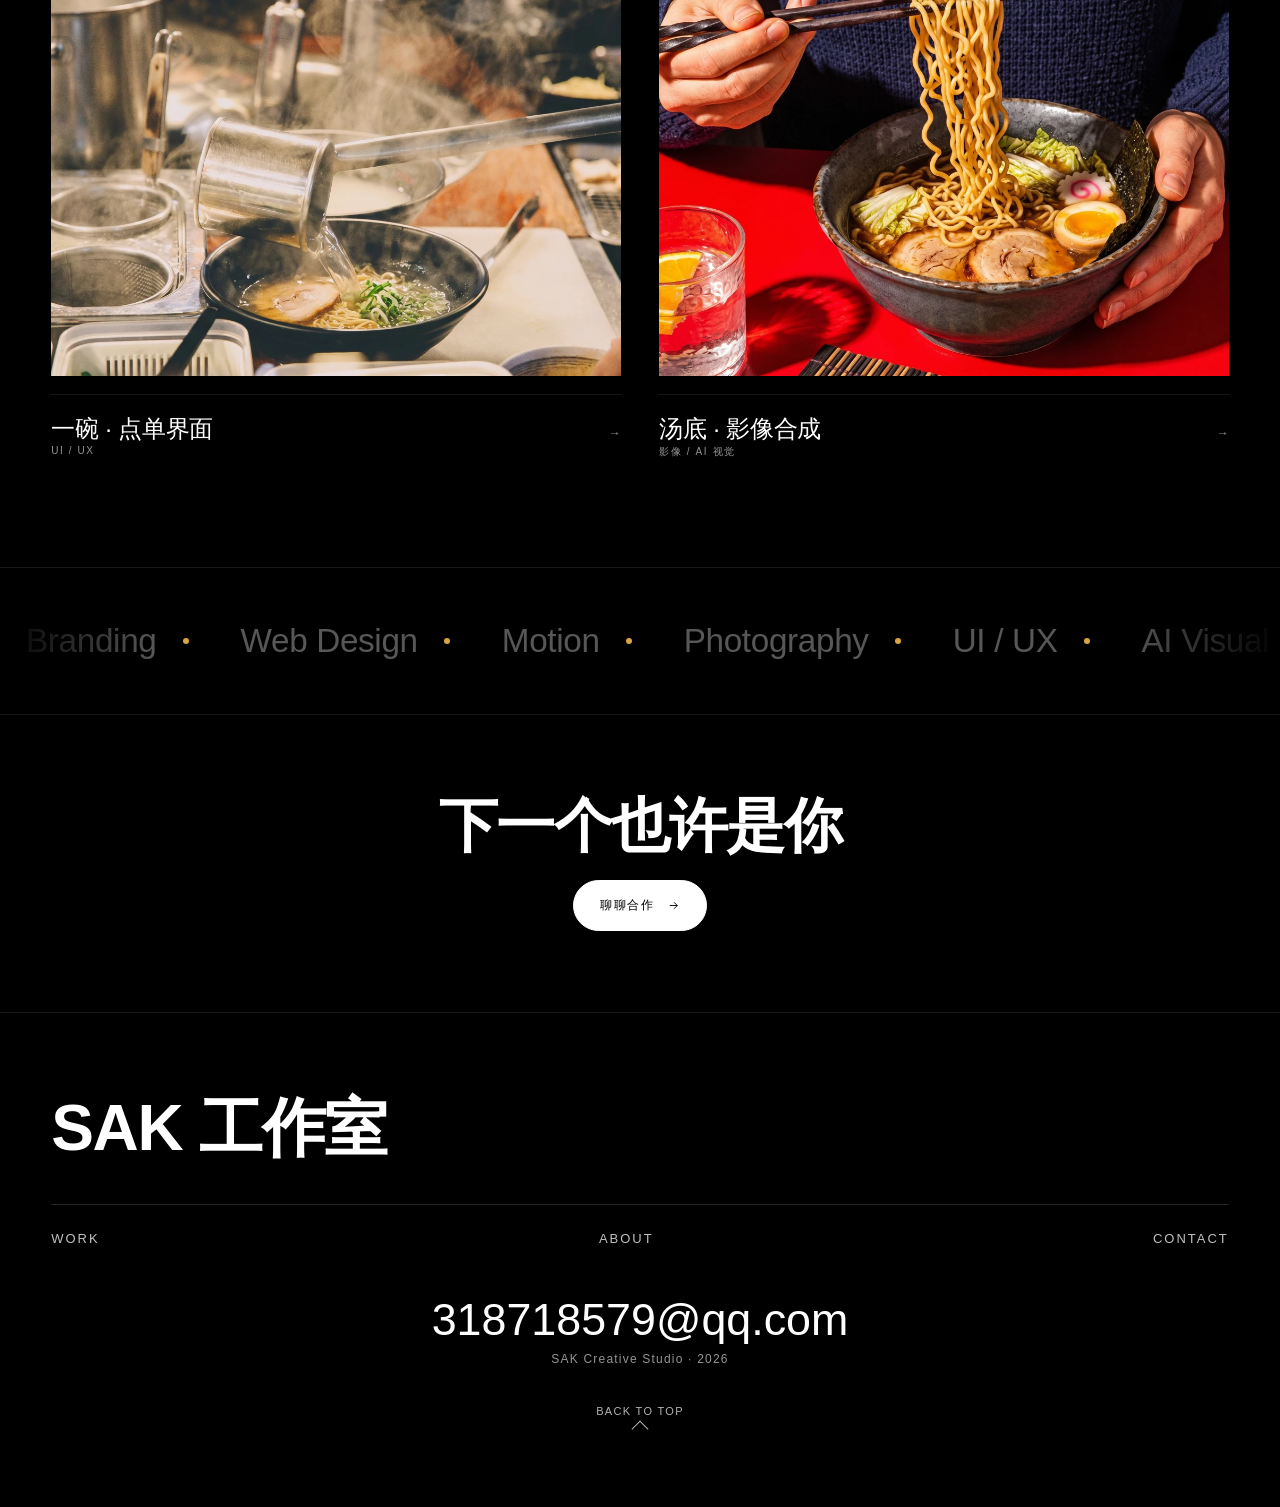
<file: sak-studio/work.html>
<!doctype html>
<html lang="zh-Hans">
<head>
<meta charset="utf-8">
<meta name="viewport" content="width=device-width, initial-scale=1">
<title>作品案例 ｜ SAK 工作室</title>
<meta name="description" content="SAK 工作室的餐饮品牌与数字体验案例。">
<link rel="stylesheet" href="assets/site.css">
<noscript><style>.rv{opacity:1!important;transform:none!important}</style></noscript>
<script>
  document.documentElement.classList.add('js');
  setTimeout(function(){ if(!window.__sakBoot) document.documentElement.classList.remove('js'); }, 2500);
</script>
<meta name="author" content="SAK 工作室">
<meta name="theme-color" content="#000000">
<meta property="og:type" content="website">
<meta property="og:site_name" content="SAK 工作室">
<meta property="og:title" content="作品案例 ｜ SAK 工作室">
<meta property="og:description" content="SAK 工作室的餐饮品牌与数字体验案例合集。">
<meta property="og:url" content="https://sak7777.github.io/default-workspace/sak-studio/work.html">
<meta property="og:image" content="https://sak7777.github.io/default-workspace/sak-studio/images/hero.webp">
<meta name="twitter:card" content="summary_large_image">
<meta name="contact" content="318718579@qq.com">
<link rel="icon" href="data:image/svg+xml,%3Csvg xmlns='http://www.w3.org/2000/svg' viewBox='0 0 32 32'%3E%3Crect width='32' height='32' fill='%23000'/%3E%3Ctext x='16' y='22' font-family='Arial' font-size='14' font-weight='700' fill='%23d9a441' text-anchor='middle'%3ES%3C/text%3E%3C/svg%3E">
<script type="application/ld+json">
{
  "@context": "https://schema.org",
  "@type": "ProfessionalService",
  "name": "SAK 工作室",
  "alternateName": "SAK Creative Studio",
  "description": "SAK 工作室的餐饮品牌与数字体验案例合集。",
  "email": "318718579@qq.com",
  "url": "https://sak7777.github.io/default-workspace/sak-studio/work.html",
  "image": "https://sak7777.github.io/default-workspace/sak-studio/images/hero.webp",
  "address": {
    "@type": "PostalAddress",
    "addressLocality": "上海",
    "addressRegion": "上海市",
    "addressCountry": "CN"
  },
  "areaServed": { "@type": "Country", "name": "中国" },
  "knowsAbout": ["餐饮品牌规划", "官网设计", "动态视觉", "影像合成", "AI 食材视觉"]
}
</script>
</head>
<body>

<div class="bg--noise" aria-hidden="true"></div>
<div class="grid-overlay" aria-hidden="true">
  <div class="grid-column"></div><div class="grid-column"></div><div class="grid-column"></div>
  <div class="grid-column"></div><div class="grid-column"></div><div class="grid-column"></div>
  <div class="grid-column"></div><div class="grid-column"></div><div class="grid-column"></div>
  <div class="grid-column"></div><div class="grid-column"></div><div class="grid-column"></div>
</div>
<div id="cursor-dot" aria-hidden="true"></div>
<div id="cursor-ring" aria-hidden="true"></div>

<nav class="nav" aria-label="主导航">
  <a href="index.html" aria-label="首页"><svg viewBox="0 0 24 24"><rect x="5" y="5" width="14" height="14" rx="2"/></svg></a>
  <a class="ns-logo" href="index.html">SAK<em>·</em>STUDIO</a>
  <button id="menuBtn" aria-label="菜单" aria-expanded="false"><svg viewBox="0 0 24 24"><path d="M5 9h14M5 15h14"/></svg></button>
</nav>

<div class="ns-dropdown" id="menu">
  <div class="ns-dropdown__inner">
    <div class="ns-menu-topline"><span>SAK Creative Studio</span><span>318718579@qq.com</span></div>
    <a class="ns-showcase-row" href="index.html"><span class="ns-showcase-row__index">01</span><span class="ns-showcase-row__title">首页</span><span class="ns-showcase-row__meta">Home</span></a>
    <a class="ns-showcase-row" href="work.html"><span class="ns-showcase-row__index">02</span><span class="ns-showcase-row__title">作品案例</span><span class="ns-showcase-row__meta">Work</span></a>
    <a class="ns-showcase-row" href="case-nod.html"><span class="ns-showcase-row__index">03</span><span class="ns-showcase-row__title">手拉面 · 案例</span><span class="ns-showcase-row__meta">Case Study</span></a>
    <a class="ns-showcase-row" href="about.html"><span class="ns-showcase-row__index">04</span><span class="ns-showcase-row__title">关于 SAK</span><span class="ns-showcase-row__meta">About</span></a>
    <a class="ns-showcase-row" href="contact.html"><span class="ns-showcase-row__index">05</span><span class="ns-showcase-row__title">联系我们</span><span class="ns-showcase-row__meta">Contact</span></a>
  </div>
</div>

<main>

<section class="section wrap" style="padding-top:clamp(120px,18vh,190px)">
  <div class="eyebrow rv">Work · 2026</div>
  <h1 class="h2 rv" style="margin:24px 0 22px" data-split>做过的<br>店与品牌</h1>
  <p class="lead rv">从一间面馆的招牌，到一整套门店动线。下面是近期交付的一部分。</p>
</section>

<section class="wrap" style="padding-bottom:clamp(80px,12vh,160px)">
  <div class="works">

    <a class="work rv" href="case-nod.html">
      <div class="work__media"><img src="images/hero.webp" alt="手拉面"></div>
      <div class="work__meta">
        <div><div class="work__title">手拉面 · 品牌官网</div><div class="work__tag">品牌规划 / 官网 / 动态</div></div>
        <span class="work__arrow">→</span>
      </div>
    </a>

    <a class="work rv" href="case-nod.html">
      <div class="work__media"><img src="images/02.webp" alt="灶间视觉"></div>
      <div class="work__meta">
        <div><div class="work__title">灶间 · 视觉叙事</div><div class="work__tag">影像 / 动态</div></div>
        <span class="work__arrow">→</span>
      </div>
    </a>

    <a class="work rv" href="case-nod.html">
      <div class="work__media"><img src="images/all.webp" alt="职人原型"></div>
      <div class="work__meta">
        <div><div class="work__title">职人 · 数字原型</div><div class="work__tag">交互 / 原型</div></div>
        <span class="work__arrow">→</span>
      </div>
    </a>

    <a class="work rv" href="case-nod.html">
      <div class="work__media"><img src="images/05.webp" alt="慢制物料"></div>
      <div class="work__meta">
        <div><div class="work__title">慢制 · 门店物料</div><div class="work__tag">品牌 / 物料</div></div>
        <span class="work__arrow">→</span>
      </div>
    </a>

    <a class="work rv" href="case-nod.html">
      <div class="work__media"><img src="images/03.webp" alt="界面设计"></div>
      <div class="work__meta">
        <div><div class="work__title">一碗 · 点单界面</div><div class="work__tag">UI / UX</div></div>
        <span class="work__arrow">→</span>
      </div>
    </a>

    <a class="work rv" href="case-nod.html">
      <div class="work__media"><img src="images/07.webp" alt="影像合成"></div>
      <div class="work__meta">
        <div><div class="work__title">汤底 · 影像合成</div><div class="work__tag">影像 / AI 视觉</div></div>
        <span class="work__arrow">→</span>
      </div>
    </a>

  </div>
</section>

<div class="loop" aria-label="服务能力">
  <div class="loop__track" data-loop>
    <span class="loop__item">Branding <i></i></span>
    <span class="loop__item">Web Design <i></i></span>
    <span class="loop__item">Motion <i></i></span>
    <span class="loop__item">Photography <i></i></span>
    <span class="loop__item">UI / UX <i></i></span>
    <span class="loop__item">AI Visual <i></i></span>
    <span class="loop__item">Branding <i></i></span>
    <span class="loop__item">Web Design <i></i></span>
  </div>
</div>

<section class="section wrap" style="text-align:center">
  <h2 class="h2 rv" style="margin-bottom:24px">下一个也许是你</h2>
  <a class="btn btn--solid rv" href="contact.html" data-magnet="0.3">聊聊合作 <svg viewBox="0 0 24 24"><path d="M5 12h14M13 6l6 6-6 6"/></svg></a>
</section>

</main>

<footer class="site-footer">
  <div class="footer-brand-title">SAK 工作室</div>
  <div class="footer-info-bar">
    <a href="work.html">Work</a><a href="about.html">About</a><a href="contact.html">Contact</a>
  </div>
  <div class="footer-main-content">
    <div class="footer-contact-info">
      <a href="mailto:318718579@qq.com">318718579@qq.com</a>
      <span>SAK Creative Studio · <span data-year>2026</span></span>
    </div>
    <div class="footer-nav-links">
      <a class="footer-top-link" href="#"><span>Back to top</span><span class="footer-top-arrow"></span></a>
    </div>
  </div>
</footer>

<script src="assets/site.js"></script>
</body>
</html>
</file>
<file: sak-studio/assets/site.css>
/* ==========================================================================
   SAK 工作室 · 共享样式
   版式语言参考案例页，动效来自 React Bits / Eldora（改写为原生实现）
   ========================================================================== */

:root{
  --bg:#000; --ink:#fff; --muted:rgba(255,255,255,.72); --faint:rgba(255,255,255,.58);
  --line:rgba(255,255,255,.09); --accent:#d9a441;
  --display:'Segoe UI Variable Display','Segoe UI','Helvetica Neue',Arial,sans-serif;
  --body:'Segoe UI','PingFang SC','Microsoft YaHei',Arial,sans-serif;
  --inset:clamp(18px,4vw,64px);
}
*{box-sizing:border-box;margin:0;padding:0}
html{scroll-behavior:smooth}
body{
  background:var(--bg); color:var(--ink); font-family:var(--body);
  -webkit-font-smoothing:antialiased; overflow-x:hidden; cursor:none;
}
@media(pointer:coarse){ body{cursor:auto} #cursor-dot,#cursor-ring{display:none} }
img,video{display:block; max-width:100%}
a{color:inherit}
::selection{background:var(--accent); color:#000}

/* ---------- 全局装饰 ---------- */
.bg--noise{
  position:fixed; inset:0; z-index:9998; opacity:.06; pointer-events:none; mix-blend-mode:screen;
  background-image:url("data:image/svg+xml,%3Csvg xmlns='http://www.w3.org/2000/svg' width='160' height='160'%3E%3Cfilter id='n'%3E%3CfeTurbulence type='fractalNoise' baseFrequency='.9' numOctaves='3'/%3E%3C/filter%3E%3Crect width='100%25' height='100%25' filter='url(%23n)'/%3E%3C/svg%3E");
}
.grid-overlay{
  position:fixed; inset:0; z-index:5; pointer-events:none;
  padding:0 var(--inset); display:grid; grid-template-columns:repeat(12,1fr);
}
.grid-column{
  border-left:1px solid rgba(255,255,255,.045);
  border-right:1px solid rgba(255,255,255,.045);
  opacity:0; transition:opacity 1.2s ease .2s;
}
body.ready .grid-column{opacity:1}
@media(max-width:860px){ .grid-overlay{display:none} }

#cursor-dot,#cursor-ring{position:fixed; left:0; top:0; z-index:9999; pointer-events:none; border-radius:50%; mix-blend-mode:difference}
#cursor-dot{width:6px; height:6px; background:#fff; transform:translate(-50%,-50%)}
#cursor-ring{width:34px; height:34px; border:1px solid rgba(255,255,255,.55); transform:translate(-50%,-50%); transition:width .25s,height .25s,border-color .25s}
#cursor-ring.grow{width:58px; height:58px; border-color:#fff}

/* ---------- 导航 ---------- */
.nav{
  position:fixed; top:20px; left:50%; transform:translateX(-50%); z-index:100;
  display:flex; align-items:center; height:44px; padding:0 6px;
  background:rgba(6,6,6,.72); border:1px solid rgba(255,255,255,.14); border-radius:10px;
  backdrop-filter:blur(16px); -webkit-backdrop-filter:blur(16px);
}
.nav a,.nav button{all:unset; cursor:none; display:grid; place-items:center; width:40px; height:34px; border-radius:7px; color:#fff; transition:background .2s,color .2s}
.nav a:hover,.nav button:hover{background:rgba(255,255,255,.1); color:var(--accent)}
.nav .ns-logo{
  display:flex; align-items:center; justify-content:center;
  width:auto; min-width:max-content; flex:0 0 auto; white-space:nowrap;
  padding:0 16px; font-family:var(--display); font-size:12px; font-weight:600;
  letter-spacing:.26em; text-transform:uppercase;
}
.nav .ns-logo em{font-style:normal; color:var(--accent)}
.nav svg{width:14px; height:14px; stroke:currentColor; fill:none; stroke-width:1.5}

.ns-dropdown{
  position:fixed; inset:0; z-index:99; background:rgba(4,4,4,.94);
  backdrop-filter:blur(6px); display:grid; place-items:center;
  opacity:0; pointer-events:none; transition:opacity .4s ease;
}
.ns-dropdown.open{opacity:1; pointer-events:auto}
.ns-dropdown__inner{width:min(920px,90vw)}
.ns-menu-topline{
  display:flex; justify-content:space-between; align-items:baseline;
  border-bottom:1px solid var(--line); padding-bottom:14px; margin-bottom:10px;
  font-size:10px; letter-spacing:.24em; text-transform:uppercase; color:var(--faint);
}
.ns-showcase-row{
  display:grid; grid-template-columns:56px 1fr auto; align-items:center; gap:20px;
  padding:16px 0; border-bottom:1px solid var(--line); text-decoration:none;
  color:#fff; transition:padding-left .35s cubic-bezier(.16,1,.3,1), color .3s;
}
.ns-showcase-row:hover{padding-left:12px; color:var(--accent)}
.ns-showcase-row__index{font-size:10px; letter-spacing:.16em; color:var(--faint)}
.ns-showcase-row__title{font-family:var(--display); font-size:clamp(20px,3vw,34px); font-weight:500; letter-spacing:-.01em}
.ns-showcase-row__meta{font-size:10px; letter-spacing:.16em; color:var(--faint); text-transform:uppercase}

/* ---------- 通用块 ---------- */
.wrap{max-width:1600px; margin:0 auto; padding:0 var(--inset)}
.eyebrow{
  font-size:10px; letter-spacing:.24em; text-transform:uppercase; color:var(--faint);
  display:flex; align-items:center; gap:14px;
}
.eyebrow::after{content:""; flex:1; height:1px; background:var(--line)}
.section{padding-top:clamp(56px,9vh,120px); padding-bottom:clamp(56px,9vh,120px)}
.h2{font-family:var(--display); font-size:clamp(28px,4.6vw,62px); font-weight:600; letter-spacing:-.025em; line-height:1.02}
.lead{font-size:clamp(14px,1.4vw,17px); line-height:1.85; color:var(--muted); max-width:58ch}
.small{font-size:12px; color:var(--faint); letter-spacing:.06em}

/* ---------- 按钮 ---------- */
.btn{
  display:inline-flex; align-items:center; gap:12px; text-decoration:none;
  padding:16px 26px; border:1px solid rgba(255,255,255,.22); border-radius:999px;
  font-size:12px; letter-spacing:.14em; text-transform:uppercase; color:#fff;
  transition:border-color .3s, color .3s, background .3s; will-change:transform;
}
.btn:hover{border-color:var(--accent); color:var(--accent); background:rgba(217,164,65,.06)}
.btn--solid{background:#fff; color:#000; border-color:#fff}
.btn--solid:hover{background:var(--accent); border-color:var(--accent); color:#000}
.btn svg{width:13px; height:13px; stroke:currentColor; fill:none; stroke-width:1.7}

/* ---------- 案例页 HERO ---------- */
.hero{position:relative; height:100svh; min-height:640px; overflow:hidden; isolation:isolate}
.hero-bg{position:absolute; inset:0; z-index:0}
.hero-bg .ph{position:absolute; inset:0; z-index:0}
.hero-bg .ph::after{content:none}
.hero-bg img{position:absolute; inset:0; z-index:1; width:100%; height:100%; object-fit:cover; object-position:center 20%}
.hero-bg::after{content:""; position:absolute; inset:0; z-index:2; background:radial-gradient(78% 68% at 50% 44%, transparent 38%, rgba(0,0,0,.66) 100%)}
.hero--home .hero-bg::after{background:radial-gradient(90% 80% at 50% 40%, transparent 30%, rgba(0,0,0,.82) 100%)}
.hero-shell{position:absolute; inset:0; z-index:2; mix-blend-mode:difference}
.hero-content{position:absolute; top:48%; left:0; right:0; transform:translateY(-50%); display:flex; flex-direction:column; pointer-events:none}
.hero-meta-row{display:grid; grid-template-columns:1fr auto 1fr; align-items:baseline; margin-bottom:1.8rem; padding:0 4vw}
.hero-col-tag{font-size:12px; letter-spacing:.06em; color:rgba(255,255,255,.8)}
.hero-col-tag.is-right{text-align:right}
.hero-col-sub{font-size:12px; letter-spacing:.06em; color:rgba(255,255,255,.9); text-align:center}
.hero-divider{width:100%; height:1px; background:rgba(255,255,255,.2); margin-bottom:1.5rem}
.hero-main-row{display:grid; grid-template-columns:1fr auto 1fr; align-items:start; padding:0 4vw; gap:2vw}
.hero-col-desc{font-size:13px; line-height:1.65; color:rgba(255,255,255,.85); max-width:260px}
.hero-bigtitle-wrap{display:flex; flex-direction:column; align-items:center; text-align:center}
.hero-bigtitle{
  font-family:var(--display); font-weight:600; font-size:clamp(30px,5.2vw,76px);
  line-height:.98; letter-spacing:-.02em; color:#fff; white-space:nowrap;
}
.hero-bigtitle + .hero-bigtitle{margin-top:.06em; font-weight:300; letter-spacing:.02em}
.hero-services-list{list-style:none; text-align:right; font-size:11px; color:rgba(255,255,255,.8); display:flex; flex-direction:column; gap:.25rem}
.hero-midbar{position:absolute; bottom:14vh; left:50%; transform:translateX(-50%); display:flex; gap:clamp(40px,8vw,100px); white-space:nowrap; pointer-events:auto}
.hero-midbar a,.hero-midbar span{font-size:10px; letter-spacing:.1em; text-transform:uppercase; color:rgba(255,255,255,.6); text-decoration:none; transition:color .3s}
.hero-midbar a:hover{color:#fff}
.hero-bottombar{position:absolute; bottom:0; left:0; width:100%; display:flex; justify-content:center; padding-bottom:3.5vh; pointer-events:auto}
.ph-arrow{width:34px; height:34px; border:1px solid rgba(255,255,255,.35); border-radius:50%; display:grid; place-items:center; color:rgba(255,255,255,.7); text-decoration:none; transition:border-color .3s,color .3s,transform .3s}
.ph-arrow:hover{border-color:#fff; color:#fff; transform:translateY(3px)}

/* 首页 hero：左对齐大标题 */
.hero-home-inner{
  position:absolute; inset:0; z-index:3; display:flex; flex-direction:column; justify-content:flex-end;
  padding:0 var(--inset) clamp(56px,10vh,120px);
}
.hero-home-inner .kicker{font-size:11px; letter-spacing:.26em; text-transform:uppercase; color:rgba(255,255,255,.72); margin-bottom:22px}
.hero-home-title{
  font-family:var(--display); font-weight:600; letter-spacing:-.03em; line-height:.94;
  font-size:clamp(40px,8.4vw,132px); color:#fff; mix-blend-mode:difference;
}
.hero-home-title span{display:block}
.hero-home-bottom{display:flex; align-items:flex-end; justify-content:space-between; gap:30px; margin-top:36px; flex-wrap:wrap}
.hero-home-bottom p{font-size:13px; line-height:1.8; color:rgba(255,255,255,.7); max-width:38ch}

/* ---------- 概述 ---------- */
.overview-section{padding:clamp(56px,8vh,110px) 2.5vw}
.overview-shell{max-width:1600px; margin:0 auto; display:flex; flex-direction:column; gap:clamp(2.5rem,4vh,4rem)}
.overview-row{display:grid; grid-template-columns:110px 1fr; gap:2vw; align-items:start}
.overview-label{font-size:10px; letter-spacing:.18em; text-transform:lowercase; color:var(--faint); padding-top:.2em}
.overview-text{font-size:13px; line-height:1.95; color:var(--muted); max-width:520px}
@media(max-width:860px){ .overview-row{grid-template-columns:1fr; gap:12px} }

/* ---------- 作品长图（案例页）---------- */
.grid{width:100%; display:grid; grid-template-columns:100%; gap:4rem; margin:10vh auto 20vh; padding:0 var(--inset)}
.grid__item{position:relative; margin:0}
.grid__item-img{position:relative; overflow:hidden; width:100%; aspect-ratio:var(--img-ratio,1.5); background:#0d0d0d}
.grid__item-img > .ph{position:absolute; inset:0; z-index:0}
.grid__item-img > img{position:absolute; inset:0; z-index:1; width:100%; height:100%; object-fit:cover; transition:transform 1.2s cubic-bezier(.16,1,.3,1)}
.grid__item:hover .grid__item-img > img{transform:scale(1.025)}
.grid__item-caption{position:absolute; top:0; left:0; padding:.5rem 0; display:flex; gap:.5rem; transform:translateY(-100%)}
.grid__item-caption h3{font-weight:700; font-size:clamp(12px,1.1vw,15px); color:rgba(255,255,255,.6); letter-spacing:.06em; text-transform:uppercase}

.ph{background:#141414; overflow:hidden}
.ph::after{content:"IMAGE"; position:absolute; inset:0; display:grid; place-items:center; font:600 10px/1 var(--body); letter-spacing:.34em; color:rgba(255,255,255,.16); pointer-events:none}
.ph-1{background:repeating-radial-gradient(circle at 70% 56%, rgba(255,240,214,.09) 0 1px, transparent 1px 46px), radial-gradient(44% 44% at 70% 56%, rgba(255,238,205,.55), rgba(217,164,65,.18) 46%, transparent 72%), linear-gradient(158deg,#1d1510,#0a0807)}
.ph-2{background:linear-gradient(90deg,#d9a441 0 25%,#b06a3c 25% 50%,#6b4a33 50% 75%,#241b14 75% 100%)}
.ph-3{background:linear-gradient(rgba(255,255,255,.13) 0 0) 8% 18%/84% 1px no-repeat, radial-gradient(70% 80% at 72% 26%, rgba(125,180,210,.18), transparent 64%), linear-gradient(165deg,#0f1214,#08090a)}
.ph-4{background:repeating-linear-gradient(98deg,transparent 0 26px,rgba(255,224,178,.28) 26px 28px,transparent 28px 60px), radial-gradient(46% 44% at 46% 52%, rgba(217,164,65,.26), transparent 72%), linear-gradient(160deg,#15100c,#0a0807)}
.ph-5{background:radial-gradient(40% 40% at 50% 50%, rgba(255,240,214,.16), transparent 60%), conic-gradient(from 40deg at 50% 50%,#0a0a0a,#241b13,#0a0a0a,#1c1712,#0a0a0a)}
.ph-6{background:linear-gradient(120deg,#0e0d0c,#241a12 55%,#0b0a09)}
.ph-7{background:linear-gradient(200deg,#0b0b0b,#1e1610 60%,#0a0908)}

/* ---------- 双图 / 大图 / 视频 ---------- */
.ph-two-cols{width:100vw; position:relative; left:50%; transform:translateX(-50%); display:flex; justify-content:center; padding:0 2vw; margin-bottom:clamp(60px,8vw,120px)}
.ph-col{position:relative; width:50%; overflow:hidden; aspect-ratio:3/4; background:#0d0d0d}
.ph-col + .ph-col{margin-left:1vw}
.ph-col .ph{position:absolute; inset:0; z-index:0}
.ph-col img{position:absolute; inset:0; z-index:1; width:100%; height:100%; object-fit:cover}
.ph-full-img-block{width:100vw; position:relative; left:50%; transform:translateX(-50%); margin-bottom:clamp(60px,8vw,120px); display:flex; justify-content:center}
.ph-full-img-wrap{position:relative; width:100%; aspect-ratio:16/9; overflow:hidden; background:#0d0d0d}
.ph-full-img-wrap .ph{position:absolute; inset:0; z-index:0}
.ph-full-img-wrap img{position:absolute; inset:0; z-index:1; width:100%; height:100%; object-fit:cover}
.ph-video-block{width:100vw; position:relative; left:50%; transform:translateX(-50%); margin-bottom:clamp(60px,8vw,120px); background:#000; display:flex; justify-content:center}
.ph-video-wrap{position:relative; width:100%; aspect-ratio:16/9; display:grid; place-items:center; background:#060606}
@media(max-width:860px){ .ph-two-cols{flex-direction:column; gap:12px; padding:0} .ph-col{width:100%} .ph-col + .ph-col{margin-left:0} }

/* ---------- 作品列表 ---------- */
.works{display:grid; grid-template-columns:repeat(2,1fr); gap:clamp(24px,3vw,56px)}
@media(max-width:860px){ .works{grid-template-columns:1fr} }
.work{display:block; text-decoration:none; color:inherit}
.work__media{position:relative; overflow:hidden; aspect-ratio:4/3; background:#0d0d0d}
.work__media img{position:absolute; inset:0; width:100%; height:100%; object-fit:cover; transition:transform 1.1s cubic-bezier(.16,1,.3,1), filter .6s}
.work:hover .work__media img{transform:scale(1.04); filter:brightness(1.08)}
.work__meta{display:flex; justify-content:space-between; align-items:baseline; gap:16px; padding:18px 0 0; border-top:1px solid var(--line); margin-top:18px}
.work__title{font-family:var(--display); font-size:clamp(17px,2vw,24px); font-weight:500; letter-spacing:-.01em}
.work__tag{font-size:10px; letter-spacing:.16em; text-transform:uppercase; color:var(--faint)}
.work__arrow{font-size:12px; color:var(--faint); transition:transform .35s, color .35s}
.work:hover .work__arrow{transform:translateX(6px); color:var(--accent)}

/* ---------- 跑马灯（LogoLoop 改写）---------- */
.loop{position:relative; overflow:hidden; padding:clamp(40px,6vh,72px) 0; border-top:1px solid var(--line); border-bottom:1px solid var(--line)}
.loop::before,.loop::after{content:""; position:absolute; top:0; bottom:0; width:12vw; z-index:2; pointer-events:none}
.loop::before{left:0; background:linear-gradient(90deg,#000,transparent)}
.loop::after{right:0; background:linear-gradient(270deg,#000,transparent)}
.loop__track{display:flex; width:max-content; animation:loopmove 32s linear infinite}
.loop:hover .loop__track{animation-play-state:paused}
.loop__item{
  display:flex; align-items:center; gap:26px; padding:0 26px; white-space:nowrap;
  font-family:var(--display); font-size:clamp(18px,2.6vw,34px); font-weight:500;
  letter-spacing:-.01em; color:rgba(255,255,255,.34);
}
.loop__item i{width:6px; height:6px; border-radius:50%; background:var(--accent); display:block}
@keyframes loopmove{to{transform:translateX(-50%)}}

/* ---------- 服务 / 流程 ---------- */
.svc{display:grid; grid-template-columns:repeat(4,1fr); gap:1px; background:var(--line); border:1px solid var(--line)}
@media(max-width:900px){ .svc{grid-template-columns:repeat(2,1fr)} }
.svc__item{background:#000; padding:clamp(20px,2.6vw,34px); display:flex; flex-direction:column; gap:12px; min-height:180px; transition:background .35s}
.svc__item:hover{background:#0b0b0b}
.svc__no{font-size:10px; letter-spacing:.18em; color:var(--accent)}
.svc__name{font-family:var(--display); font-size:clamp(16px,1.6vw,20px); font-weight:500}
.svc__desc{font-size:12px; line-height:1.7; color:var(--faint); margin-top:auto}

.steps{display:grid; grid-template-columns:repeat(4,1fr); gap:clamp(20px,3vw,44px); counter-reset:s}
@media(max-width:900px){ .steps{grid-template-columns:1fr 1fr} }
.step{border-top:1px solid var(--line); padding-top:18px}
.step__no{font-size:10px; letter-spacing:.2em; color:var(--accent); margin-bottom:14px; display:block}
.step h4{font-family:var(--display); font-size:16px; font-weight:500; margin-bottom:10px}
.step p{font-size:12.5px; line-height:1.75; color:var(--faint)}

/* ---------- 数据 ---------- */
.stats{display:grid; grid-template-columns:repeat(3,1fr); gap:1px; background:var(--line); border:1px solid var(--line)}
@media(max-width:700px){ .stats{grid-template-columns:1fr} }
.stat{background:#000; padding:clamp(24px,3vw,40px)}
.stat b{display:block; font-family:var(--display); font-size:clamp(30px,4vw,54px); font-weight:600; letter-spacing:-.03em; line-height:1}
.stat span{display:block; margin-top:10px; font-size:11px; letter-spacing:.14em; text-transform:uppercase; color:var(--faint)}

/* ---------- 联系 ---------- */
.contact-grid{display:grid; grid-template-columns:1.1fr .9fr; gap:clamp(30px,5vw,80px); align-items:start}
@media(max-width:860px){ .contact-grid{grid-template-columns:1fr} }
.mailto{display:block; font-family:var(--display); font-size:clamp(24px,4.2vw,54px); font-weight:500; letter-spacing:-.02em; text-decoration:none; color:#fff; transition:color .3s}
.mailto:hover{color:var(--accent)}
.field{display:flex; flex-direction:column; gap:8px; margin-bottom:20px}
.field label{font-size:10px; letter-spacing:.18em; text-transform:uppercase; color:var(--faint)}
.field input,.field textarea{
  background:transparent; border:none; border-bottom:1px solid rgba(255,255,255,.2);
  color:#fff; font:inherit; font-size:14px; padding:10px 0; outline:none; transition:border-color .3s;
}
.field input:focus,.field textarea:focus{border-color:var(--accent)}
.field textarea{min-height:96px; resize:vertical}
.info-list{list-style:none; display:flex; flex-direction:column; gap:20px; margin-top:36px}
.info-list li{border-top:1px solid var(--line); padding-top:14px}
.info-list span{display:block; font-size:10px; letter-spacing:.18em; text-transform:uppercase; color:var(--faint); margin-bottom:6px}
.info-list b{font-weight:400; font-size:14px; color:rgba(255,255,255,.85)}

/* ---------- 页脚 ---------- */
.site-footer{background:#000; padding:clamp(48px,8vh,100px) var(--inset) 0; position:relative; border-top:1px solid var(--line)}
.footer-brand-title{font-family:var(--display); font-size:clamp(28px,5vw,64px); font-weight:600; letter-spacing:-.02em; margin-bottom:32px}
.footer-info-bar{display:flex; justify-content:space-between; align-items:center; border-top:1px solid #222; padding-top:18px; margin-bottom:40px; font-size:13px; text-transform:uppercase; letter-spacing:2px}
.footer-info-bar a{display:inline-block;padding:8px 0;text-decoration:none; color:#fff; opacity:.75; transition:opacity .25s,color .25s}
.footer-info-bar a:hover{opacity:1; color:var(--accent)}
.footer-main-content{display:flex; flex-direction:column; align-items:center; text-align:center; padding-bottom:clamp(48px,8vh,100px)}
.footer-contact-info a{display:block; color:#fff; text-decoration:none; font-size:clamp(20px,3.5vw,50px); font-weight:400; margin-bottom:4px; transition:opacity .2s,color .2s}
.footer-contact-info a:hover{opacity:.6; color:var(--accent)}
.footer-contact-info span{font-size:12px; letter-spacing:.1em; color:var(--faint)}
.footer-nav-links{display:flex; gap:28px; margin-top:38px; justify-content:center}
.footer-top-link{display:flex; flex-direction:column; align-items:center; gap:6px; text-decoration:none; font-size:11px; letter-spacing:.12em; text-transform:uppercase; color:#fff; opacity:.7; transition:opacity .25s,color .25s}
.footer-top-link:hover{opacity:1; color:var(--accent)}
.footer-top-arrow{width:12px; height:12px; border-left:1px solid currentColor; border-top:1px solid currentColor; transform:rotate(45deg)}

/* ---------- 动效工具类 ---------- */
/* 默认可见：只有确认 JS 在跑（html.js）时才隐藏等待动画 */
.rv{transition:opacity 1s cubic-bezier(.16,1,.3,1), transform 1s cubic-bezier(.16,1,.3,1)}
html.js .rv{opacity:0; transform:translateY(36px)}
html.js .rv.in{opacity:1; transform:none}
/* 逐行揭幕：用淡入上移，不用 overflow 遮罩——遮罩一旦被裁会切掉字的上半截 */
.split-line{display:block; opacity:0; transform:translateY(26px); transition:opacity .9s cubic-bezier(.16,1,.3,1), transform .9s cubic-bezier(.16,1,.3,1)}
.split-line.in{opacity:1; transform:none}
.decoded{font-variant-ligatures:none}

@media (prefers-reduced-motion:reduce){
  *{animation:none!important; transition:none!important}
  html.js .rv{opacity:1!important; transform:none!important}
  .split-line{opacity:1!important; transform:none!important}
  .grid-column{opacity:1}
  .loop__track{animation:none}
}

/* ---------- 移动端 ---------- */
@media(max-width:860px){
  /* 首页 hero */
  .hero-home-bottom{flex-direction:column; align-items:flex-start; gap:22px}
  .hero-home-bottom p{max-width:none}
  .hero-home-title{font-size:clamp(34px,11vw,64px)}

  /* 案例页 hero：三栏改纵向堆叠，标题排最前 */
  .hero-content{top:46%}
  .hero-meta-row{grid-template-columns:1fr auto; padding:0 20px}
  .hero-col-sub{display:none}
  .hero-main-row{display:flex; flex-direction:column; gap:20px; padding:0 20px}
  .hero-main-row .col-center{order:-1}
  .hero-bigtitle{white-space:normal; font-size:clamp(26px,8.6vw,40px); line-height:1.04}
  .hero-col-desc{max-width:none; font-size:12px; line-height:1.7}
  .hero-services-list{flex-direction:row; flex-wrap:wrap; gap:6px 14px; text-align:left; font-size:10.5px}
  .hero-midbar{bottom:11vh; gap:26px}

  /* 页脚 */
  .footer-info-bar{font-size:10px; letter-spacing:1px}
  .footer-brand-title{font-size:clamp(26px,9vw,40px)}
}

/* ==========================================================================
   MOTION SYSTEM v2
   时长 150 / 240 / 320 / 420ms；缓动统一三条曲线；只用 transform / opacity
   桌面与移动共用同一套 token，移动端仅降级强度，不缺反馈
   ========================================================================== */
:root{
  --dur-fast:150ms;    /* 悬停、按下、焦点 */
  --dur-base:240ms;    /* 导航、卡片、表单 */
  --dur-slow:320ms;    /* 区块、菜单 */
  --dur-slower:420ms;  /* 首屏、整屏转场 */
  --ease-out:cubic-bezier(.16,1,.3,1);
  --ease-in-out:cubic-bezier(.65,0,.35,1);
  --ease-spring:cubic-bezier(.34,1.56,.64,1);
  --z-content:1; --z-overlay:5; --z-nav:100; --z-noise:9998; --z-cursor:9999;
}

/* ---------- 全局：焦点可见 + 触摸反馈 ---------- */
:focus-visible{outline:2px solid var(--accent); outline-offset:3px; border-radius:4px}
button, .btn, .work, .ns-showcase-row{touch-action:manipulation; -webkit-tap-highlight-color:transparent}

/* ---------- 滚动进度条 ---------- */
.scroll-progress{
  position:fixed; top:0; left:0; height:2px; width:100%; z-index:var(--z-nav);
  transform:scaleX(0); transform-origin:0 50%;
  background:linear-gradient(90deg,var(--accent),#f0c674);
  will-change:transform; pointer-events:none;
}

/* ---------- 首屏入场：图片缓推 ---------- */
@keyframes kenburns{
  from{transform:scale(1.06)}
  to{transform:scale(1)}
}
.hero-bg img{animation:kenburns 9s var(--ease-out) both}

/* ---------- 导航 ---------- */
.nav{transition:transform var(--dur-slow) var(--ease-out), background var(--dur-base) var(--ease-in-out), height var(--dur-base) var(--ease-out)}
.nav.is-scrolled{background:rgba(6,6,6,.92); height:40px}
.nav a, .nav button{position:relative; transition:background var(--dur-fast) var(--ease-out), color var(--dur-fast) var(--ease-out), transform var(--dur-fast) var(--ease-out)}
.nav a:active, .nav button:active{transform:scale(.92)}
.nav .ns-logo::after{
  content:""; position:absolute; left:16px; right:16px; bottom:6px; height:1px;
  background:var(--accent); transform:scaleX(0); transform-origin:0 50%;
  transition:transform var(--dur-base) var(--ease-out);
}
.nav .ns-logo:hover::after{transform:scaleX(1)}

/* 菜单开合：遮罩淡入 + 行错峰 */
.ns-dropdown{transition:opacity var(--dur-slow) var(--ease-out), visibility var(--dur-slow)}
.ns-dropdown__inner{transform:translateY(18px) scale(.99); transition:transform var(--dur-slow) var(--ease-out)}
.ns-dropdown.open .ns-dropdown__inner{transform:none}
.ns-dropdown .ns-showcase-row{opacity:0; transform:translateY(14px)}
.ns-dropdown.open .ns-showcase-row{opacity:1; transform:none; transition:opacity var(--dur-slow) var(--ease-out), transform var(--dur-slow) var(--ease-out)}
.ns-dropdown.open .ns-showcase-row:nth-child(2){transition-delay:40ms}
.ns-dropdown.open .ns-showcase-row:nth-child(3){transition-delay:80ms}
.ns-dropdown.open .ns-showcase-row:nth-child(4){transition-delay:120ms}
.ns-dropdown.open .ns-showcase-row:nth-child(5){transition-delay:160ms}
.ns-dropdown.open .ns-showcase-row:nth-child(6){transition-delay:200ms}
#menuBtn svg{transition:transform var(--dur-base) var(--ease-spring)}
.nav.is-open #menuBtn svg{transform:rotate(90deg)}

/* ---------- 按钮：光晕扫过 + 按压 + 涟漪 ---------- */
.btn{position:relative; overflow:hidden; isolation:isolate;
  transition:border-color var(--dur-base) var(--ease-out), color var(--dur-base) var(--ease-out),
             background var(--dur-base) var(--ease-out), transform var(--dur-fast) var(--ease-out),
             box-shadow var(--dur-base) var(--ease-out)}
.btn::before{
  content:""; position:absolute; inset:0; z-index:-1; opacity:0;
  background:radial-gradient(120px 60px at var(--mx,50%) var(--my,50%), rgba(217,164,65,.35), transparent 70%);
  transition:opacity var(--dur-base) var(--ease-out);
}
.btn:hover::before{opacity:1}
.btn:hover{transform:translateY(-2px); box-shadow:0 14px 30px -18px rgba(217,164,65,.9)}
.btn:active{transform:translateY(0) scale(.97); transition-duration:var(--dur-fast)}
.btn svg{transition:transform var(--dur-base) var(--ease-out)}
.btn:hover svg{transform:translateX(4px)}
.btn .ripple{
  position:absolute; border-radius:50%; transform:translate(-50%,-50%) scale(0);
  background:rgba(255,255,255,.5); pointer-events:none; z-index:0;
  animation:ripple var(--dur-slower) var(--ease-out) forwards;
}
@keyframes ripple{to{transform:translate(-50%,-50%) scale(1); opacity:0}}

/* ---------- 卡片：3D 倾斜 + 光泽 + 标题滑动 ---------- */
.work__media{position:relative; transform-style:preserve-3d; will-change:transform;
  transition:transform var(--dur-slow) var(--ease-out)}
.work__media::after{
  content:""; position:absolute; inset:0; pointer-events:none; opacity:0;
  background:linear-gradient(115deg,transparent 30%,rgba(255,255,255,.18) 48%,transparent 62%);
  transform:translateX(-30%); transition:opacity var(--dur-base) var(--ease-out), transform var(--dur-slow) var(--ease-out);
}
.work:hover .work__media::after{opacity:1; transform:translateX(30%)}
.work__title{transition:transform var(--dur-base) var(--ease-out), color var(--dur-base) var(--ease-out)}
.work:hover .work__title{transform:translateY(-3px); color:var(--accent)}
.work__tag{transition:opacity var(--dur-base) var(--ease-out)}
.work:hover .work__tag{opacity:.85}

/* 案例页长图：轻微倾斜 + 阴影 */
.grid__item-img{transition:transform var(--dur-slow) var(--ease-out), box-shadow var(--dur-slow) var(--ease-out)}
.grid__item:hover .grid__item-img{transform:translateY(-4px); box-shadow:0 30px 60px -40px rgba(0,0,0,.9)}

/* ---------- 分组错峰显现 ---------- */
[data-stagger] > *{transition-delay:0ms}
[data-stagger] > *:nth-child(1){transition-delay:0ms}
[data-stagger] > *:nth-child(2){transition-delay:60ms}
[data-stagger] > *:nth-child(3){transition-delay:120ms}
[data-stagger] > *:nth-child(4){transition-delay:180ms}
[data-stagger] > *:nth-child(5){transition-delay:240ms}
[data-stagger] > *:nth-child(6){transition-delay:300ms}

/* ---------- 服务 / 步骤 / 数据：悬停反馈 ---------- */
.svc__item{transition:background var(--dur-base) var(--ease-out), transform var(--dur-base) var(--ease-out)}
.svc__item:hover{transform:translateY(-3px)}
.svc__no{transition:color var(--dur-base) var(--ease-out)}
.svc__item:hover .svc__no{color:#fff}
.stat b{transition:transform var(--dur-base) var(--ease-spring), color var(--dur-base) var(--ease-out)}
.stat:hover b{transform:translateY(-4px); color:var(--accent)}

/* ---------- 表单：浮动标签 + 焦点 + 成功 + 错误 ---------- */
.field{position:relative}
.field input, .field textarea{
  transition:border-color var(--dur-base) var(--ease-out), box-shadow var(--dur-base) var(--ease-out), background var(--dur-base) var(--ease-out);
}
.field input:focus, .field textarea:focus{border-color:var(--accent); box-shadow:0 8px 24px -18px var(--accent)}
.field input.invalid, .field textarea.invalid{border-color:#e05252}
.field.shake{animation:shake 320ms var(--ease-in-out)}
@keyframes shake{
  0%,100%{transform:translateX(0)}
  20%{transform:translateX(-5px)}
  40%{transform:translateX(5px)}
  60%{transform:translateX(-3px)}
  80%{transform:translateX(3px)}
}
.form-ok{
  display:flex; align-items:center; gap:10px; margin-top:20px; padding:14px 16px;
  border:1px solid rgba(217,164,65,.45); border-radius:10px; background:rgba(217,164,65,.08);
  font-size:13px; color:#f0e2c6;
  opacity:0; transform:translateY(8px); transition:opacity var(--dur-slow) var(--ease-out), transform var(--dur-slow) var(--ease-out);
}
.form-ok.show{opacity:1; transform:none}
.form-ok a{color:var(--accent); text-decoration:underline}
.form-ok .tick{
  width:18px; height:18px; flex:0 0 auto; border-radius:50%; background:var(--accent); color:#000;
  display:grid; place-items:center; font-size:11px; font-weight:700;
}

/* ---------- 页脚：回到顶部旋转 ---------- */
.footer-top-link:hover .footer-top-arrow{transform:rotate(45deg) translateY(-3px); transition:transform var(--dur-base) var(--ease-spring)}
.footer-top-arrow{transition:transform var(--dur-base) var(--ease-spring)}
.footer-info-bar a{position:relative}
.footer-info-bar a::after{
  content:""; position:absolute; left:0; right:0; bottom:-4px; height:1px; background:currentColor;
  transform:scaleX(0); transform-origin:0 50%; transition:transform var(--dur-base) var(--ease-out);
}
.footer-info-bar a:hover::after{transform:scaleX(1)}

/* ---------- 图片 hover 统一缓动 ---------- */
.work__media img, .grid__item-img > img, .ph-col img, .ph-full-img-wrap img{
  transition:transform var(--dur-slower) var(--ease-out), filter var(--dur-base) var(--ease-out);
}

/* ---------- 移动端：保留反馈、降低强度 ---------- */
@media (hover:none){
  .btn:hover{transform:none; box-shadow:none}
  .btn:active{transform:scale(.96)}
  .work:active .work__media{transform:scale(.985)}
  .svc__item:hover{transform:none}
  .svc__item:active{background:#141414}
  .stat:hover b{transform:none}
  .ns-showcase-row:active{padding-left:8px; color:var(--accent)}
}
@media(max-width:860px){
  .work__media::after{display:none}
  .scroll-progress{height:3px}
}

/* ---------- 无障碍：一律关掉 ---------- */
@media (prefers-reduced-motion:reduce){
  *, *::before, *::after{
    animation-duration:.001ms!important; animation-iteration-count:1!important;
    transition-duration:.001ms!important; scroll-behavior:auto!important;
  }
  .hero-bg img{animation:none}
  .btn:hover{transform:none; box-shadow:none}
  .work__media::after{display:none}
  .ns-dropdown__inner{transform:none}
}
</file>
